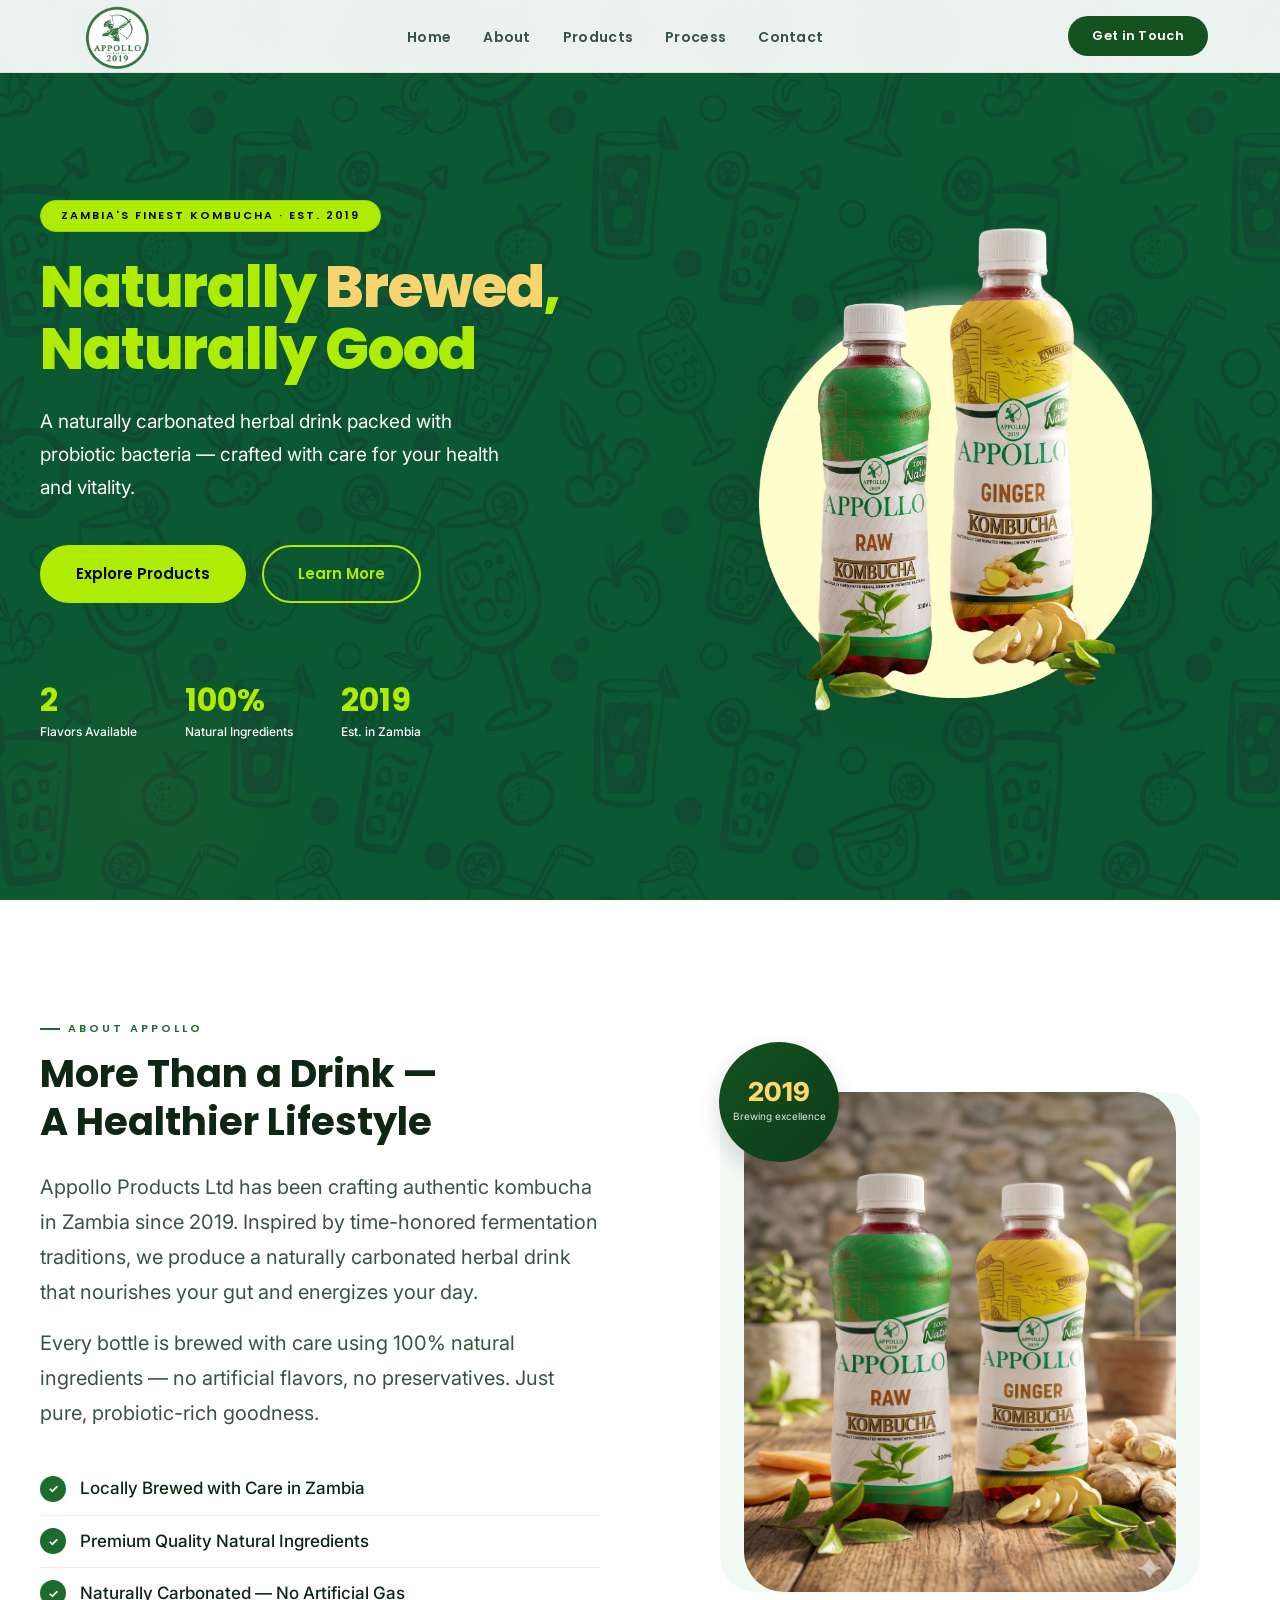
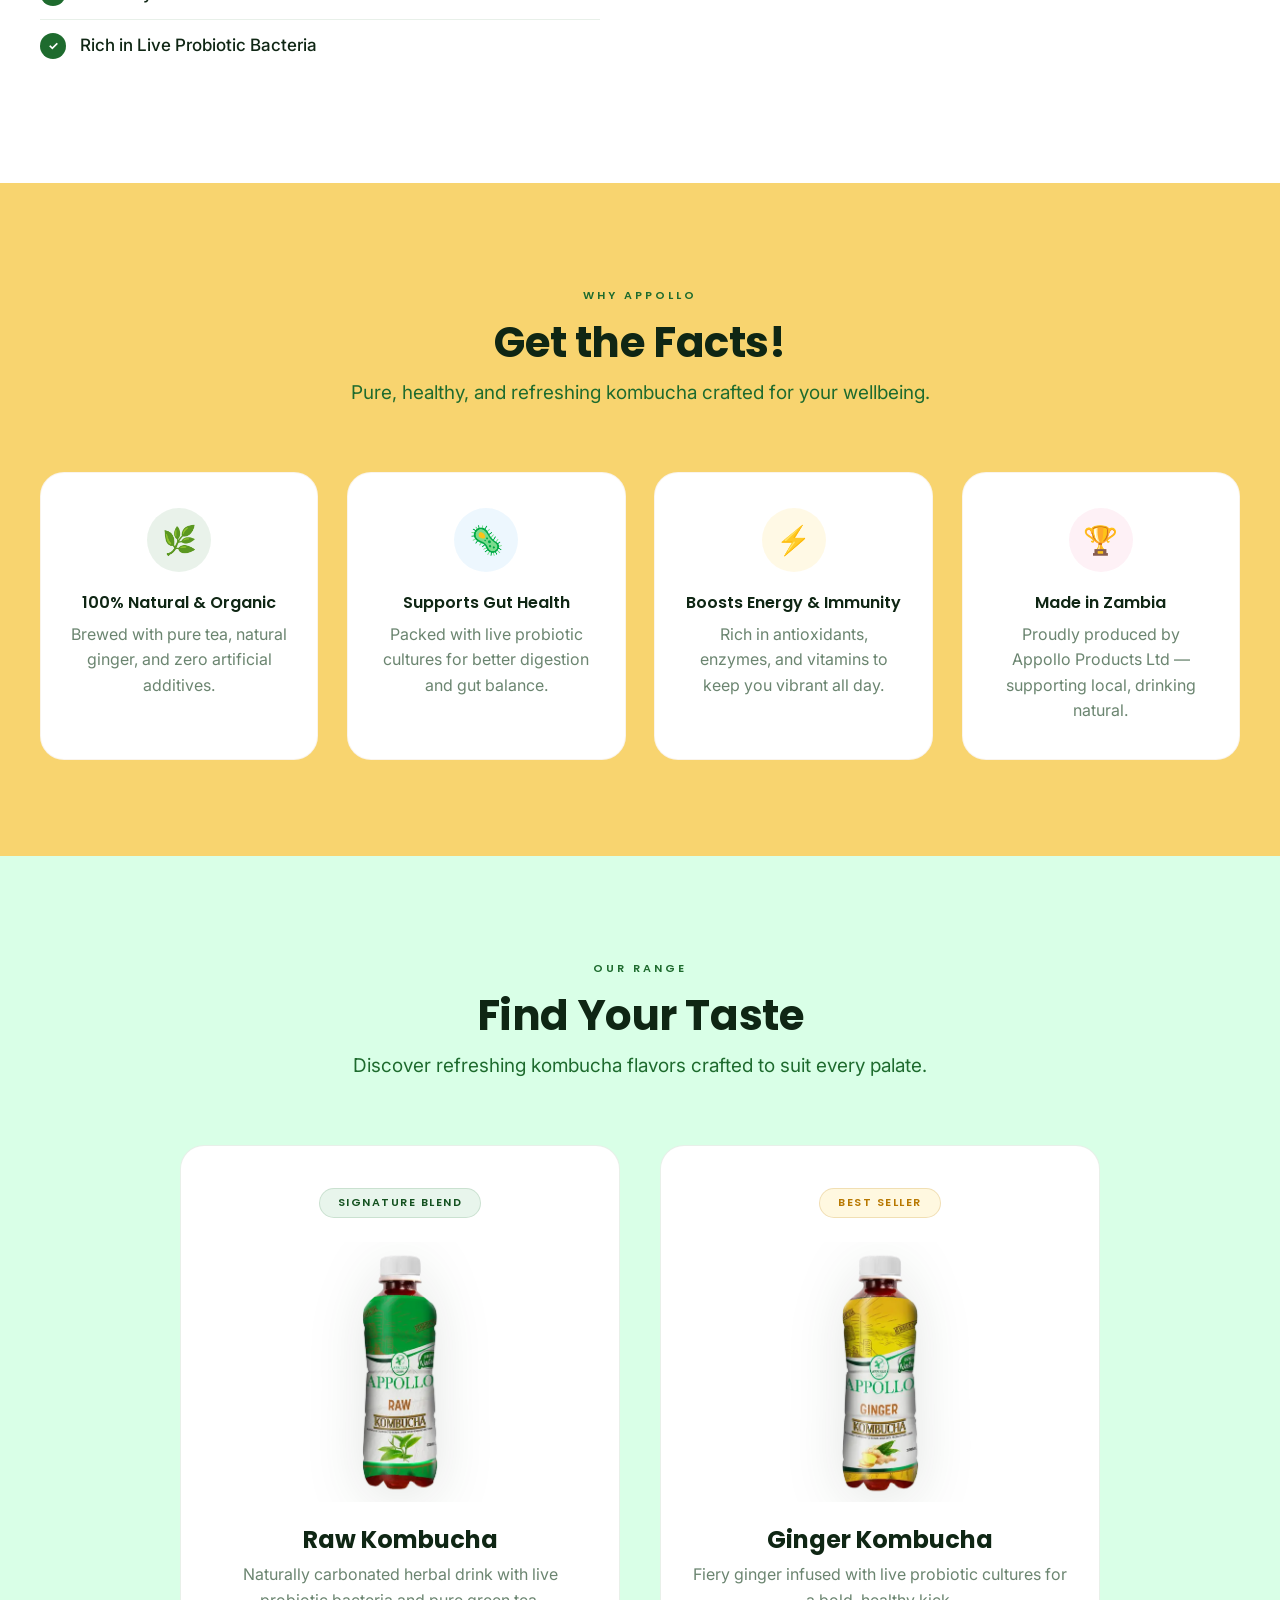
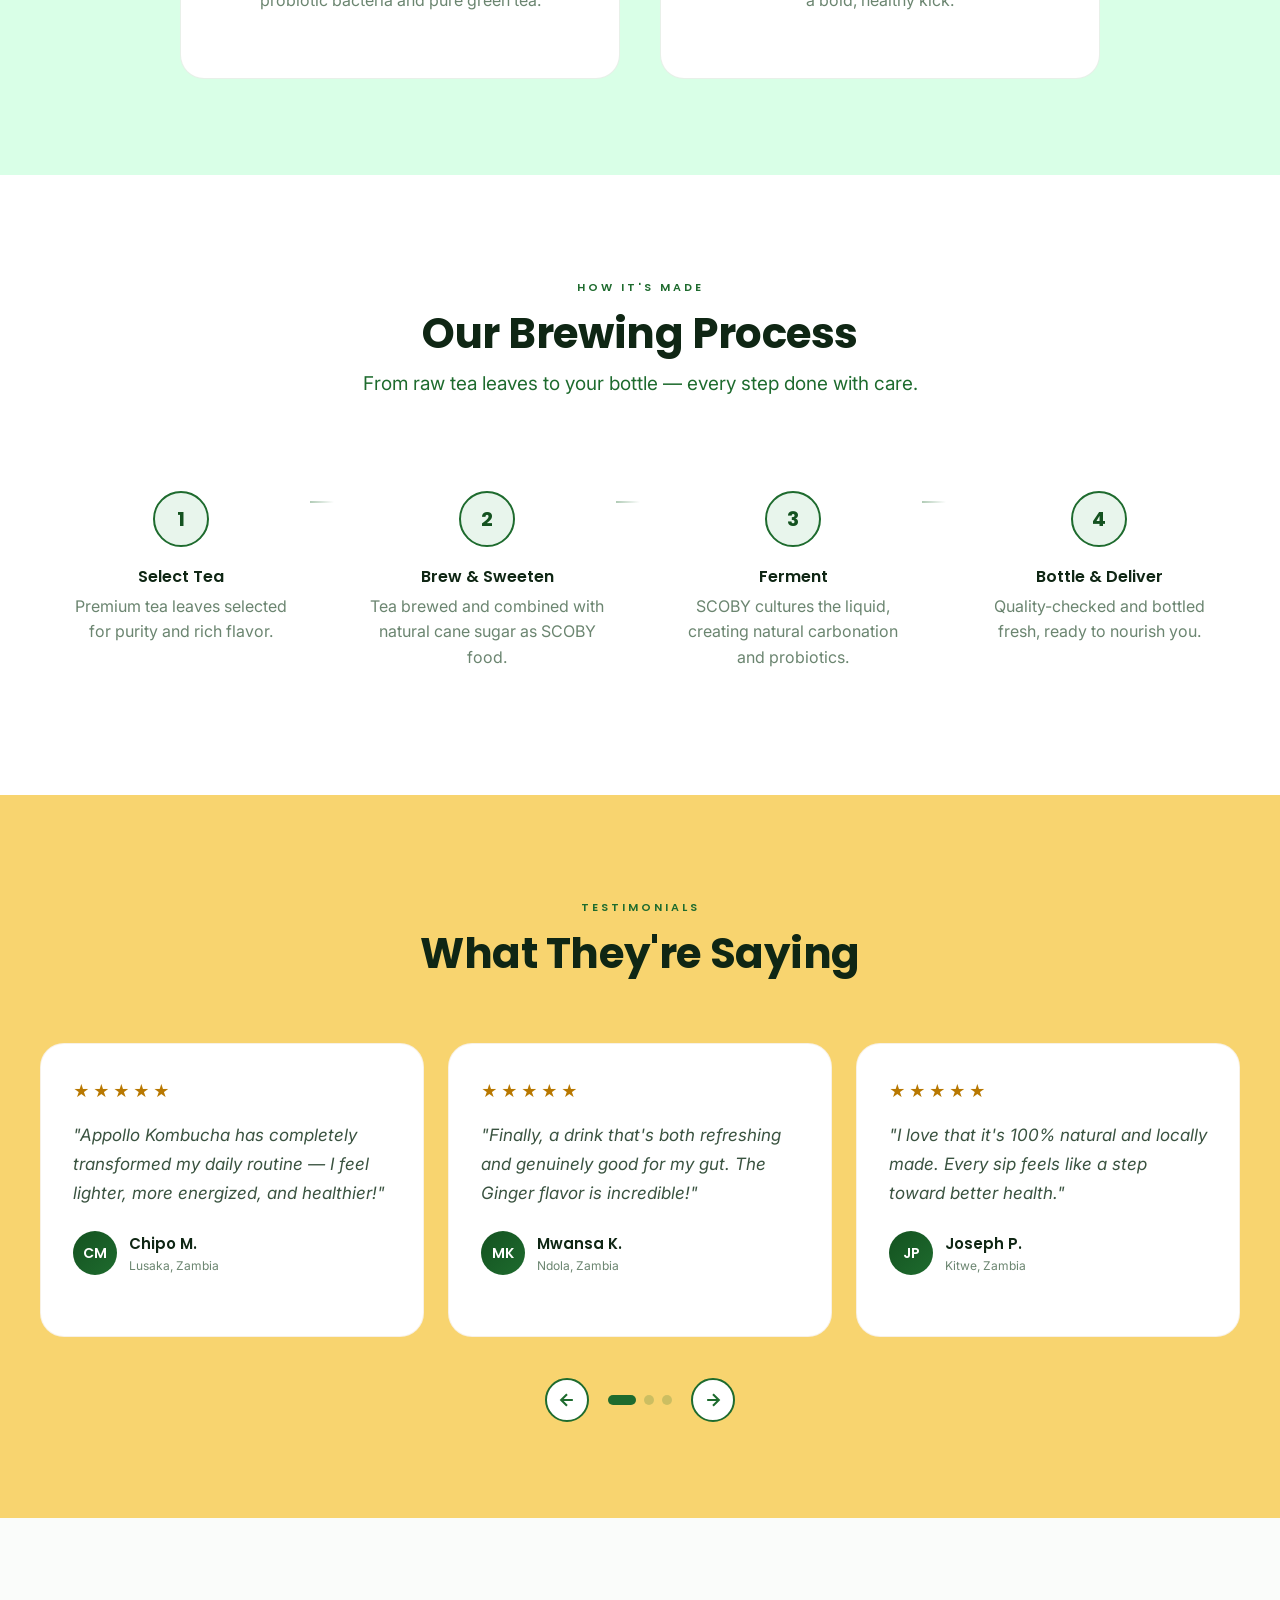
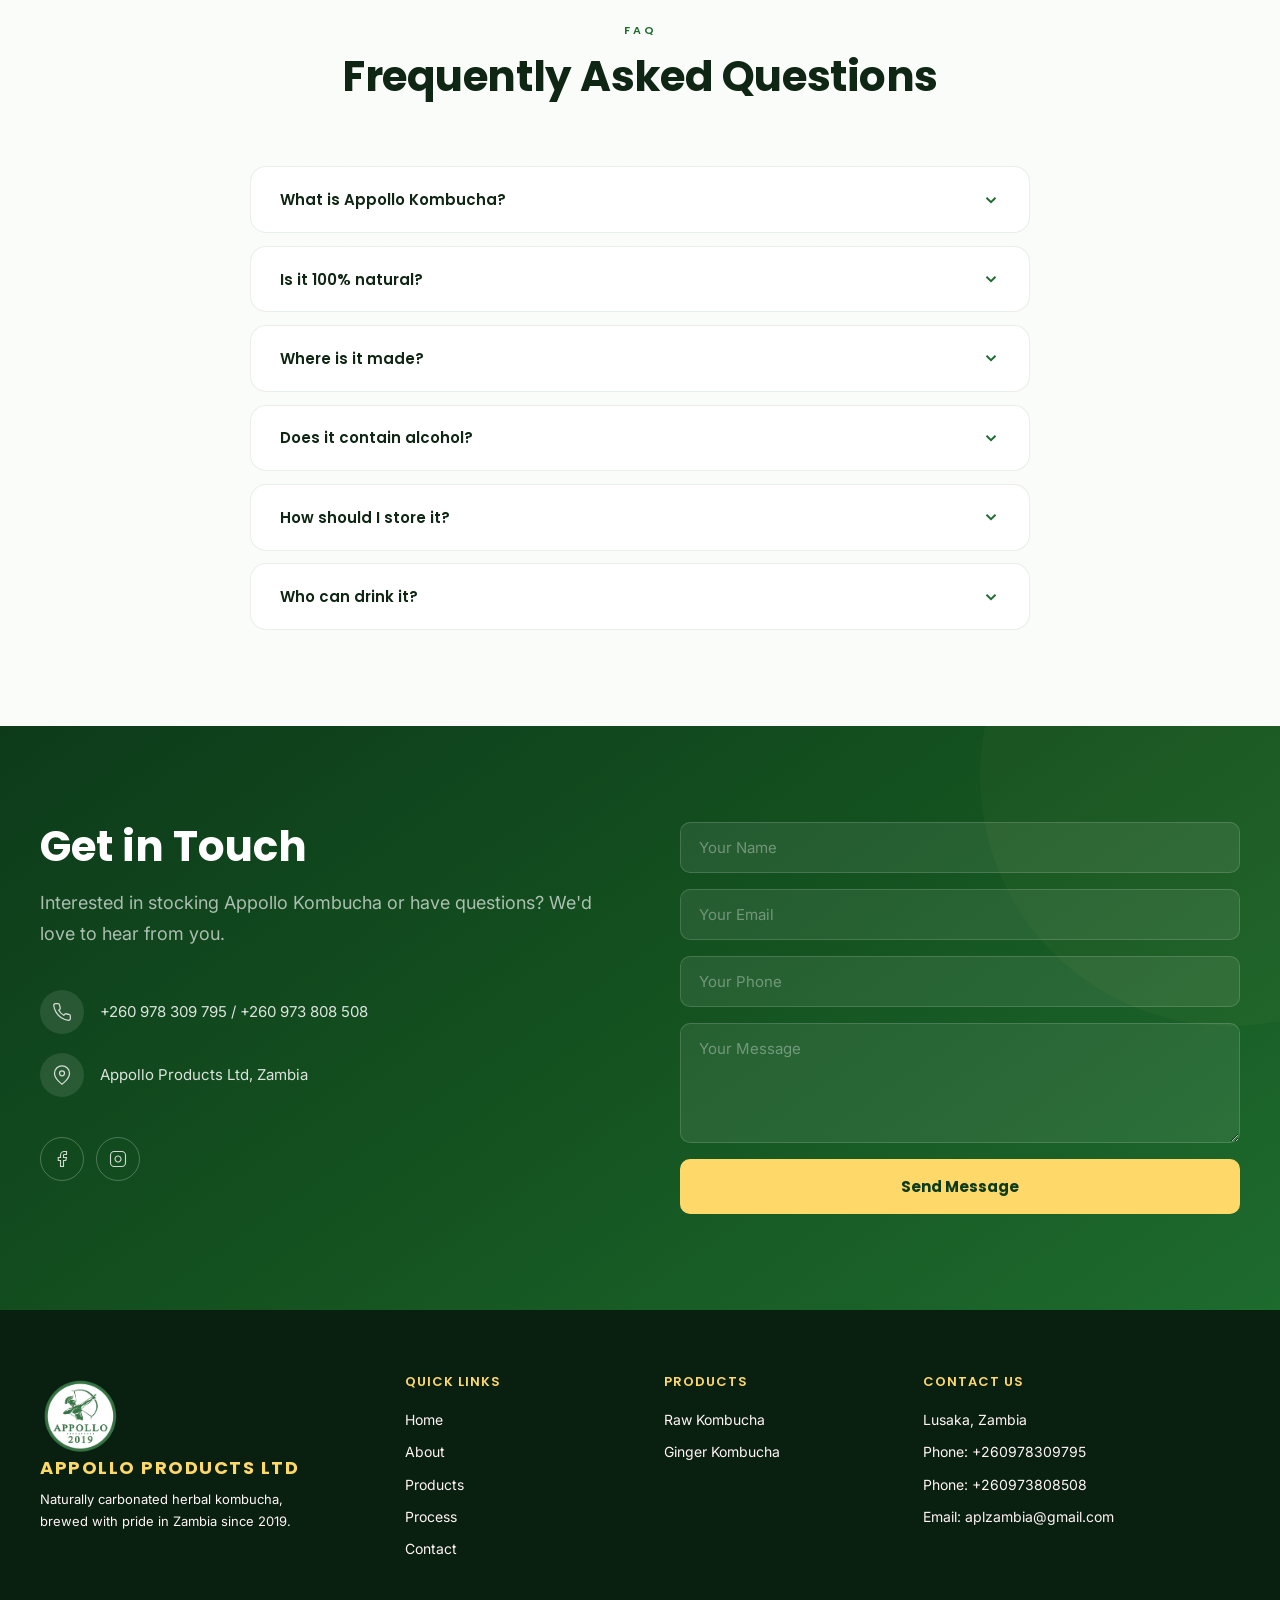
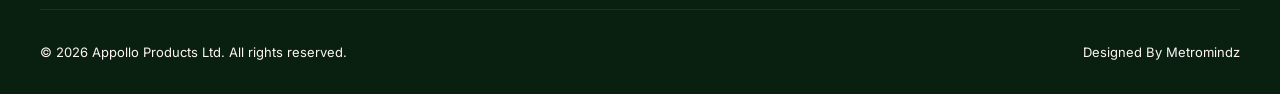
<file: index.html>
<!DOCTYPE html>
<html lang="en">

<head>
  <meta charset="UTF-8">
  <meta name="viewport" content="width=device-width, initial-scale=1.0">
  <title>Appollo Products | Home</title>
  <meta name="description"
    content="Appollo Products Ltd crafts Zambia's finest naturally carbonated kombucha since 2019. 100% natural, probiotic-rich, brewed with care.">
  <link rel="preconnect" href="https://fonts.googleapis.com">
  <link rel="preconnect" href="https://fonts.gstatic.com" crossorigin>
  <link
    href="https://fonts.googleapis.com/css2?family=Inter:wght@300;400;500;600&family=Poppins:wght@400;500;600;700;800&display=swap"
    rel="stylesheet">
  <link rel="stylesheet" href="style.css">
  <link rel="icon" type="image/ico" href="Assets/favicon.ico">

  <style>
    /* ═══════════════════════════════════════════════
       GLOBAL & RESPONSIVE FIXES
    ═══════════════════════════════════════════════ */
    html, body {
      width: 100%;
      margin: 0;
      padding: 0;
      overflow-x: hidden;
      position: relative;
    }

    /* ═══════════════════════════════════════════════
       PROCESS SECTION — reduce excessive gap between steps
    ═══════════════════════════════════════════════ */
    .process-steps {
      gap: 1.5rem !important;
    }

    .step {
      padding: 1.75rem 1.5rem !important;
    }

    @media (max-width: 768px) {
      .process-steps {
        display: grid !important;
        grid-template-columns: 1fr 1fr !important;
        gap: 1rem !important;
      }

      .step {
        padding: 1.4rem 1.25rem !important;
      }

      .step-num {
        width: 42px !important;
        height: 42px !important;
        font-size: 16px !important;
        margin-bottom: 0.75rem !important;
      }

      .step h3 {
        font-size: 15px !important;
        margin-bottom: 0.4rem !important;
      }

      .step p {
        font-size: 13.5px !important;
        line-height: 1.55 !important;
      }

      .process .section-inner {
        padding-bottom: 3rem !important;
      }
    }

    @media (max-width: 480px) {
      .process-steps {
        grid-template-columns: 1fr 1fr !important;
        gap: 0.75rem !important;
      }

      .step {
        padding: 1.2rem 1rem !important;
      }

      .step p {
        font-size: 12.5px !important;
      }
    }

    @media (max-width: 360px) {
      .process-steps {
        grid-template-columns: 1fr !important;
        gap: 0.75rem !important;
      }
    }

    /* ═══════════════════════════════════════════════
       GENERAL MOBILE POLISH
    ═══════════════════════════════════════════════ */
    @media (max-width: 768px) {
      .benefits-grid {
        grid-template-columns: 1fr 1fr !important;
        gap: 1rem !important;
      }

      .benefit-card {
        padding: 1.4rem 1.2rem !important;
      }

      .benefit-card h3 {
        font-size: 14px !important;
      }

      .benefit-card p {
        font-size: 13px !important;
      }
    }

    @media (max-width: 400px) {
      .benefits-grid {
        grid-template-columns: 1fr 1fr !important;
        gap: 0.75rem !important;
      }
    }

    @media (max-width: 540px) {
      .products-grid {
        grid-template-columns: 1fr !important;
        max-width: 320px;
        margin: 0 auto;
      }
    }

    @media (max-width: 480px) {
      .hero-stats {
        gap: 1.5rem 1rem !important;
        flex-wrap: wrap;
        justify-content: center;
        max-width: 100%;
      }

      .stat-item {
        min-width: 70px;
        text-align: center;
        flex: 1 1 30%;
      }
    }

    @media (max-width: 768px) {
      .contact-grid {
        gap: 2rem !important;
      }
    }

    @media (max-width: 480px) {
      .faq-q {
        font-size: 14px !important;
        padding: 1rem 1.1rem !important;
      }

      .faq-a p {
        font-size: 13.5px !important;
        padding: 0 1.1rem 1rem !important;
      }
    }

    @media (max-width: 480px) {
      .section-header h2 {
        font-size: clamp(22px, 6vw, 30px) !important;
      }

      .section-header p {
        font-size: 14px !important;
      }
    }

    @media (max-width: 640px) {
      .footer-top {
        gap: 1.5rem !important;
      }

      .footer-brand-col {
        grid-column: 1 / -1 !important;
      }
    }

    /* ═══════════════════════════════════════════════
       FIX 1 — HERO STATS: reduce gap below buttons on mobile
    ═══════════════════════════════════════════════ */
    @media (max-width: 640px) {
      .hero-stats {
        margin-top: 1.2rem !important;
        padding-top: 1.2rem !important;
      }
    }

    /* ═══════════════════════════════════════════════
       FIX 2 & 3 — ABOUT: tighter image wrap + alignment
    ═══════════════════════════════════════════════ */

    /* Tablet: side-by-side, compact */
    @media (max-width: 900px) {
      .about-grid {
        display: grid !important;
        grid-template-columns: 1fr 1fr !important;
        gap: 1.5rem !important;
        align-items: center;
      }

      .about-img-wrap img {
        max-width: 260px;
      }

      .about-visual-col {
        order: 2;
      }

      .about-text-col {
        order: 1;
      }
    }

    /* Mobile: stack, tight image, correct alignment */
    @media (max-width: 640px) {
      .about-grid {
        display: flex !important;
        flex-direction: column !important;
        gap: 1.5rem !important;
      }

      /* Image above text */
      .about-visual-col {
        order: 1;
        width: 100%;
      }

      .about-text-col {
        order: 2;
        width: 100%;
      }

      /* FIX: tighter wrapper — eliminates dead space */
      .about-img-wrap {
        max-width: 240px !important;
        margin: 0 auto !important;
        border-radius: 24px !important;
        padding: 0 !important;
      }

      /* FIX: image fills wrapper fully — no more 80% gap */
      .about-img-wrap img {
        width: 100% !important;
        max-width: 100% !important;
        border-radius: 20px !important;
      }

      /* Scale badge to match image */
      .since-badge {
        height: 90px !important;
        width: 90px !important;
        top: -30px !important;
        left: -10px !important;
        padding: 0.5rem !important;
        font-size: 13px !important;
      }

      .since-badge .year {
        font-size: 20px !important;
      }

      .since-badge .year-label {
        font-size: 9px !important;
      }

      /* Text alignment */
      .about-text-col h2 {
        font-size: clamp(24px, 6vw, 34px) !important;
        text-align: left;
      }

      .about-text-col p {
        font-size: 15px !important;
        line-height: 1.7 !important;
        margin-bottom: 1rem !important;
        text-align: left;
      }

      .about-features li {
        font-size: 13.5px !important;
        gap: 0.5rem !important;
        justify-content: flex-start !important;
      }

      .about .section-inner {
        padding: 2.5rem 1.25rem !important;
      }

      /* Section label left-aligned on mobile */
      .about-text-col .section-label {
        text-align: left;
        display: block;
      }
    }

    /* Very small phones */
    @media (max-width: 400px) {
      .about-img-wrap {
        max-width: 200px !important;
      }

      .about-text-col h2 {
        font-size: clamp(22px, 6vw, 28px) !important;
      }
    }
  </style>
</head>

<body>
  <!-- NAV -->
  <nav id="navbar">
    <div class="nav-inner">
      <a href="#hero" class="nav-logo" id="navLogo">
        <img src="Assets/LOGO (2).webp" alt="Appollo Logo" class="nav-logo-img">
      </a>
      <ul class="nav-links" id="navLinks">
        <li><a href="#Hero" class="nav-link active">Home</a></li>
        <li><a href="about.html" class="nav-link">About</a></li>
        <li><a href="products.html" class="nav-link">Products</a></li>
        <li><a href="process.html" class="nav-link">Process</a></li>
        <li><a href="contact.html" class="nav-link">Contact</a></li>
      </ul>
      <a href="contact.html" class="nav-cta" id="navCta">Get in Touch</a>
      <button class="mobile-toggle" id="mobileToggle" aria-label="Toggle menu">
        <span></span><span></span><span></span>
      </button>
    </div>
  </nav>

  <!-- HERO -->
  <section class="hero" id="hero">
    <div class="hero-bg-shapes">
      <div class="shape shape-1"></div>
      <div class="shape shape-2"></div>
      <div class="shape shape-3"></div>
    </div>
    <div class="hero-content">
      <div class="hero-text">
        <div class="hero-badge reveal-up">Zambia's Finest Kombucha · Est. 2019</div>
        <h1 class="reveal-up">Naturally <span>Brewed</span>,<br>Naturally Good</h1>
        <p class="hero-sub reveal-up">A naturally carbonated herbal drink packed with probiotic bacteria — crafted with
          care for your health and vitality.</p>

        <div class="hero-image mobile-hero-image reveal-up">
          <div class="hero-img-glow"></div>
          <div class="hero-img-container">
            <img src="Assets/appollo.webp" alt="Appollo Raw and Ginger Kombucha" />
          </div>
        </div>

        <div class="hero-buttons reveal-up">
          <a href="products.html" class="btn-primary">Explore Products</a>
          <a href="about.html" class="btn-outline">Learn More</a>
        </div>
        <div class="hero-stats reveal-up">
          <div class="stat-item">
            <div class="stat-num">2</div>
            <div class="stat-label">Flavors Available</div>
          </div>
          <div class="stat-item">
            <div class="stat-num">100%</div>
            <div class="stat-label">Natural Ingredients</div>
          </div>
          <div class="stat-item">
            <div class="stat-num">2019</div>
            <div class="stat-label">Est. in Zambia</div>
          </div>
        </div>
      </div>
      <div class="hero-image desktop-hero-image reveal-up">
        <div class="hero-img-glow"></div>
        <div class="hero-img-container">
          <img src="Assets/appollo.webp" alt="Appollo Raw and Ginger Kombucha" />
        </div>
      </div>
    </div>
  </section>

  <!-- ABOUT -->
  <section class="about" id="about">
    <div class="section-inner">
      <div class="about-grid">
        <div class="about-text-col reveal-left">
          <div class="section-label">About Appollo</div>
          <h2>More Than a Drink —<br>A Healthier Lifestyle</h2>
          <p>Appollo Products Ltd has been crafting authentic kombucha in Zambia since 2019. Inspired by time-honored
            fermentation traditions, we produce a naturally carbonated herbal drink that nourishes your gut and
            energizes your day.</p>
          <p>Every bottle is brewed with care using 100% natural ingredients — no artificial flavors, no preservatives.
            Just pure, probiotic-rich goodness.</p>
          <ul class="about-features">
            <li>
              <div class="check">✓</div> Locally Brewed with Care in Zambia
            </li>
            <li>
              <div class="check">✓</div> Premium Quality Natural Ingredients
            </li>
            <li>
              <div class="check">✓</div> Naturally Carbonated — No Artificial Gas
            </li>
            <li>
              <div class="check">✓</div> Rich in Live Probiotic Bacteria
            </li>
          </ul>
        </div>
        <div class="about-visual-col reveal-right">
          <div class="about-img-wrap">
            <img src="Assets/botle.png" alt="Appollo Raw Kombucha" />
            <div class="since-badge">
              <div class="year">2019</div>
              <div class="year-label">Brewing excellence</div>
            </div>
          </div>
        </div>
      </div>
    </div>
  </section>

  <!-- BENEFITS -->
  <section class="benefits" id="benefits">
    <div class="section-inner">
      <div class="section-header reveal-up">
        <div class="section-label">Why Appollo</div>
        <h2>Get the Facts!</h2>
        <p>Pure, healthy, and refreshing kombucha crafted for your wellbeing.</p>
      </div>
      <div class="benefits-grid stagger">
        <div class="benefit-card">
          <div class="benefit-icon" style="background:rgba(46,125,50,0.1);">🌿</div>
          <h3>100% Natural & Organic</h3>
          <p>Brewed with pure tea, natural ginger, and zero artificial additives.</p>
        </div>
        <div class="benefit-card">
          <div class="benefit-icon" style="background:rgba(33,150,243,0.08);">🦠</div>
          <h3>Supports Gut Health</h3>
          <p>Packed with live probiotic cultures for better digestion and gut balance.</p>
        </div>
        <div class="benefit-card">
          <div class="benefit-icon" style="background:rgba(255,193,7,0.1);">⚡</div>
          <h3>Boosts Energy & Immunity</h3>
          <p>Rich in antioxidants, enzymes, and vitamins to keep you vibrant all day.</p>
        </div>
        <div class="benefit-card">
          <div class="benefit-icon" style="background:rgba(233,30,99,0.06);">🏆</div>
          <h3>Made in Zambia</h3>
          <p>Proudly produced by Appollo Products Ltd — supporting local, drinking natural.</p>
        </div>
      </div>
    </div>
  </section>

  <!-- PRODUCTS -->
  <section class="products" id="products">
    <div class="section-inner">
      <div class="section-header reveal-up">
        <div class="section-label">Our Range</div>
        <h2>Find Your Taste</h2>
        <p>Discover refreshing kombucha flavors crafted to suit every palate.</p>
      </div>
      <div class="products-grid stagger">
        <div class="product-card" id="product-raw">
          <div class="product-badge badge-green">Signature Blend</div>
          <div class="product-img-container">
            <img src="Assets/Raww.webp" alt="Appollo Raw Kombucha" />
          </div>
          <h3>Raw Kombucha</h3>
          <p class="product-sub">Naturally carbonated herbal drink with live probiotic bacteria and pure green tea.</p>
        </div>
        <div class="product-card" id="product-ginger">
          <div class="product-badge badge-gold">Best Seller</div>
          <div class="product-img-container">
            <img src="Assets/Gingerr.webp" alt="Appollo Ginger Kombucha" />
          </div>
          <h3>Ginger Kombucha</h3>
          <p class="product-sub">Fiery ginger infused with live probiotic cultures for a bold, healthy kick.</p>
        </div>
      </div>
    </div>
  </section>

  <!-- PROCESS -->
  <section class="process" id="process">
    <div class="section-inner">
      <div class="section-header reveal-up">
        <div class="section-label">How It's Made</div>
        <h2>Our Brewing Process</h2>
        <p>From raw tea leaves to your bottle — every step done with care.</p>
      </div>
      <div class="process-steps stagger">
        <div class="step">
          <div class="step-num">1</div>
          <h3>Select Tea</h3>
          <p>Premium tea leaves selected for purity and rich flavor.</p>
        </div>
        <div class="step">
          <div class="step-num">2</div>
          <h3>Brew & Sweeten</h3>
          <p>Tea brewed and combined with natural cane sugar as SCOBY food.</p>
        </div>
        <div class="step">
          <div class="step-num">3</div>
          <h3>Ferment</h3>
          <p>SCOBY cultures the liquid, creating natural carbonation and probiotics.</p>
        </div>
        <div class="step">
          <div class="step-num">4</div>
          <h3>Bottle & Deliver</h3>
          <p>Quality-checked and bottled fresh, ready to nourish you.</p>
        </div>
      </div>
    </div>
  </section>

  <!-- TESTIMONIALS -->
  <section class="testimonials" id="testimonials">
    <div class="section-inner">
      <div class="section-header reveal-up">
        <div class="section-label">Testimonials</div>
        <h2>What They're Saying</h2>
      </div>
      <div class="testimonials-slider reveal-up" id="testimonialSlider">
        <div class="slider-track" id="sliderTrack">
          <div class="testimonial-card">
            <div class="stars">★★★★★</div>
            <p>"Appollo Kombucha has completely transformed my daily routine — I feel lighter, more energized, and healthier!"</p>
            <div class="testimonial-author">
              <div class="author-avatar">CM</div>
              <div>
                <div class="author-name">Chipo M.</div>
                <div class="author-loc">Lusaka, Zambia</div>
              </div>
            </div>
          </div>
          <div class="testimonial-card">
            <div class="stars">★★★★★</div>
            <p>"Finally, a drink that's both refreshing and genuinely good for my gut. The Ginger flavor is incredible!"</p>
            <div class="testimonial-author">
              <div class="author-avatar">MK</div>
              <div>
                <div class="author-name">Mwansa K.</div>
                <div class="author-loc">Ndola, Zambia</div>
              </div>
            </div>
          </div>
          <div class="testimonial-card">
            <div class="stars">★★★★★</div>
            <p>"I love that it's 100% natural and locally made. Every sip feels like a step toward better health."</p>
            <div class="testimonial-author">
              <div class="author-avatar">JP</div>
              <div>
                <div class="author-name">Joseph P.</div>
                <div class="author-loc">Kitwe, Zambia</div>
              </div>
            </div>
          </div>
          <div class="testimonial-card">
            <div class="stars">★★★★★</div>
            <p>"The quality is outstanding. You can tell it's made with real ingredients and true passion for wellness."</p>
            <div class="testimonial-author">
              <div class="author-avatar">TN</div>
              <div>
                <div class="author-name">Thandi N.</div>
                <div class="author-loc">Livingstone, Zambia</div>
              </div>
            </div>
          </div>
          <div class="testimonial-card">
            <div class="stars">★★★★★</div>
            <p>"I switched from sugary sodas to Appollo and my energy levels have never been better. Truly a game changer!"</p>
            <div class="testimonial-author">
              <div class="author-avatar">BM</div>
              <div>
                <div class="author-name">Bwalya M.</div>
                <div class="author-loc">Kabwe, Zambia</div>
              </div>
            </div>
          </div>
        </div>
        <div class="slider-controls">
          <button class="slider-btn" id="sliderPrev" aria-label="Previous">
            <svg width="20" height="20" viewBox="0 0 24 24" fill="none" stroke="currentColor" stroke-width="2.5"><path d="M19 12H5M12 19l-7-7 7-7"/></svg>
          </button>
          <div class="slider-dots" id="sliderDots"></div>
          <button class="slider-btn" id="sliderNext" aria-label="Next">
            <svg width="20" height="20" viewBox="0 0 24 24" fill="none" stroke="currentColor" stroke-width="2.5"><path d="M5 12h14M12 5l7 7-7 7"/></svg>
          </button>
        </div>
      </div>
    </div>
  </section>

  <!-- FAQ -->
  <section class="faq" id="faq">
    <div class="section-inner">
      <div class="section-header reveal-up">
        <div class="section-label">FAQ</div>
        <h2>Frequently Asked Questions</h2>
      </div>
      <div class="faq-list stagger">
        <div class="faq-item" id="faq-1">
          <button class="faq-q" aria-expanded="false">
            What is Appollo Kombucha?
            <span class="faq-arrow">
              <svg width="18" height="18" viewBox="0 0 24 24" fill="none" stroke="currentColor" stroke-width="2.5">
                <path d="M6 9l6 6 6-6" />
              </svg>
            </span>
          </button>
          <div class="faq-a">
            <p>A naturally carbonated herbal drink packed with probiotic bacteria, crafted to support gut health,
              immunity and overall vitality.</p>
          </div>
        </div>
        <div class="faq-item" id="faq-2">
          <button class="faq-q" aria-expanded="false">
            Is it 100% natural?
            <span class="faq-arrow">
              <svg width="18" height="18" viewBox="0 0 24 24" fill="none" stroke="currentColor" stroke-width="2.5">
                <path d="M6 9l6 6 6-6" />
              </svg>
            </span>
          </button>
          <div class="faq-a">
            <p>Yes! We use only pure tea, natural ingredients, and a live SCOBY — no artificial flavors or preservatives
              ever.</p>
          </div>
        </div>
        <div class="faq-item" id="faq-3">
          <button class="faq-q" aria-expanded="false">
            Where is it made?
            <span class="faq-arrow">
              <svg width="18" height="18" viewBox="0 0 24 24" fill="none" stroke="currentColor" stroke-width="2.5">
                <path d="M6 9l6 6 6-6" />
              </svg>
            </span>
          </button>
          <div class="faq-a">
            <p>All our kombucha is proudly brewed in Zambia by Appollo Products Ltd, combining tradition with modern
              craftsmanship.</p>
          </div>
        </div>
        <div class="faq-item" id="faq-4">
          <button class="faq-q" aria-expanded="false">
            Does it contain alcohol?
            <span class="faq-arrow">
              <svg width="18" height="18" viewBox="0 0 24 24" fill="none" stroke="currentColor" stroke-width="2.5">
                <path d="M6 9l6 6 6-6" />
              </svg>
            </span>
          </button>
          <div class="faq-a">
            <p>Our kombucha is non-alcoholic. Fermentation may produce trace amounts, always well below 0.5% ABV.</p>
          </div>
        </div>
        <div class="faq-item" id="faq-5">
          <button class="faq-q" aria-expanded="false">
            How should I store it?
            <span class="faq-arrow">
              <svg width="18" height="18" viewBox="0 0 24 24" fill="none" stroke="currentColor" stroke-width="2.5">
                <path d="M6 9l6 6 6-6" />
              </svg>
            </span>
          </button>
          <div class="faq-a">
            <p>Keep refrigerated to maintain freshness, natural carbonation, and probiotic activity.</p>
          </div>
        </div>
        <div class="faq-item" id="faq-6">
          <button class="faq-q" aria-expanded="false">
            Who can drink it?
            <span class="faq-arrow">
              <svg width="18" height="18" viewBox="0 0 24 24" fill="none" stroke="currentColor" stroke-width="2.5">
                <path d="M6 9l6 6 6-6" />
              </svg>
            </span>
          </button>
          <div class="faq-a">
            <p>Most people can enjoy it as a daily health drink. Pregnant women, children, or those with specific
              conditions should consult a doctor first.</p>
          </div>
        </div>
      </div>
    </div>
  </section>

  <!-- CONTACT -->
  <section class="contact" id="contact">
    <div class="section-inner">
      <div class="contact-grid">
        <div class="contact-info-col reveal-left">
          <h2>Get in Touch</h2>
          <p class="contact-desc">Interested in stocking Appollo Kombucha or have questions? We'd love to hear from you.</p>
          <div class="contact-info">
            <div class="contact-item">
              <div class="contact-icon">
                <svg width="20" height="20" viewBox="0 0 24 24" fill="none" stroke="currentColor" stroke-width="1.5">
                  <path d="M22 16.92v3a2 2 0 01-2.18 2 19.79 19.79 0 01-8.63-3.07 19.5 19.5 0 01-6-6 19.79 19.79 0 01-3.07-8.67A2 2 0 014.11 2h3a2 2 0 012 1.72c.127.96.361 1.903.7 2.81a2 2 0 01-.45 2.11L8.09 9.91a16 16 0 006 6l1.27-1.27a2 2 0 012.11-.45c.907.339 1.85.573 2.81.7A2 2 0 0122 16.92z" />
                </svg>
              </div>
              <span>+260 978 309 795 / +260 973 808 508</span>
            </div>
            <div class="contact-item">
              <div class="contact-icon">
                <svg width="20" height="20" viewBox="0 0 24 24" fill="none" stroke="currentColor" stroke-width="1.5">
                  <path d="M21 10c0 7-9 13-9 13s-9-6-9-13a9 9 0 0118 0z" />
                  <circle cx="12" cy="10" r="3" />
                </svg>
              </div>
              <span>Appollo Products Ltd, Zambia</span>
            </div>
          </div>

          <div class="social-links">
            <a href="https://www.facebook.com/p/Appollo-Kombucha-100086926426958/" class="social-btn" aria-label="Facebook">
              <svg width="18" height="18" viewBox="0 0 24 24" fill="none" stroke="currentColor" stroke-width="1.5">
                <path d="M18 2h-3a5 5 0 00-5 5v3H7v4h3v8h4v-8h3l1-4h-4V7a1 1 0 011-1h3z" />
              </svg>
            </a>
            <a href="https://www.instagram.com/appollokombucha" class="social-btn" aria-label="Instagram">
              <svg width="18" height="18" viewBox="0 0 24 24" fill="none" stroke="currentColor" stroke-width="1.5">
                <rect x="2" y="2" width="20" height="20" rx="5" />
                <path d="M16 11.37A4 4 0 1112.63 8 4 4 0 0116 11.37z" />
                <line x1="17.5" y1="6.5" x2="17.51" y2="6.5" />
              </svg>
            </a>
          </div>
          <div class="contact-form-col reveal-right">
            <div class="form-success" id="formSuccess" style="display: none; background: rgba(102, 187, 106, 0.08); border: 1px solid rgba(102, 187, 106, 0.3); color: #66bb6a; padding: 4rem 2rem; border-radius: 12px; text-align: center; flex-direction: column; align-items: center; justify-content: center; animation: fadeIn 0.4s ease-out; height: 100%;">
              <span class="form-success-icon" style="font-size: 42px; display: block; margin-bottom: 1rem;">✅</span>
              <h4 style="margin: 0 0 0.5rem 0; color: #fff; font-size: 24px;">Message Sent!</h4>
              <p style="margin: 0; font-size: 16px; color: #ffffffa6; line-height: 1.6;">Thank you for reaching out. We'll get back to you shortly.</p>
            </div>
          </div>
        </div>

        <form class="contact-form" id="contactForm" novalidate>
          <input type="hidden" name="access_key" value="820f38dc-11af-4af7-be88-a6ae334b7185">
          <input type="text" name="name" placeholder="Your Name" id="contactName" required />
          <div style="position: relative; width: 100%; display: flex; flex-direction: column;">
            <input type="email" name="email" placeholder="Your Email" id="contactEmail" required style="width: 100%; box-sizing: border-box;" />
            <small id="emailError" class="error-message" style="display: none; color: #ff5252; font-size: 12px; margin-top: 4px; font-weight: 500; font-family: 'Poppins', sans-serif;">Please enter a valid email address.</small>
          </div>
          <input type="tel" name="phone" placeholder="Your Phone" id="contactPhone" />
          <textarea name="message" placeholder="Your Message" id="contactMessage" required></textarea>
          <button type="submit" id="contactSubmit">Send Message</button>
        </form>
      </div>
    </div>
  </section>

  <!-- FOOTER -->
  <footer id="footer">
    <div class="footer-inner">
      <div class="footer-top">
        <div class="footer-brand-col">
          <div class="footer-brand-row">
            <img src="Assets/LOGO (2).webp" alt="Appollo Logo" class="footer-logo-img">
            <div>
              <div class="footer-brand">APPOLLO PRODUCTS LTD</div>
              <div class="footer-tagline">Naturally carbonated herbal kombucha,<br>brewed with pride in Zambia since 2019.</div>
            </div>
          </div>
        </div>
        <div class="footer-col">
          <h4>Quick Links</h4>
          <ul>
            <li><a href="#hero">Home</a></li>
            <li><a href="about.html">About</a></li>
            <li><a href="products.html">Products</a></li>
            <li><a href="process.html">Process</a></li>
            <li><a href="contact.html">Contact</a></li>
          </ul>
        </div>
        <div class="footer-col">
          <h4>Products</h4>
          <ul>
            <li><a href="products.html">Raw Kombucha</a></li>
            <li><a href="products.html">Ginger Kombucha</a></li>
          </ul>
        </div>
        <div class="footer-col">
          <h4>Contact us</h4>
          <ul>
            <li>Lusaka, Zambia</li>
            <li><a href="tel:+260978309795">Phone: +260978309795</a></li>
            <li><a href="tel:+260973808508">Phone: +260973808508</a></li>
            <li><a href="mailto:aplzambia@gmail.com">Email: aplzambia@gmail.com</a></li>
          </ul>
        </div>
      </div>
      <div class="footer-bottom">
        <p>© 2026 Appollo Products Ltd. All rights reserved.</p>
        <p>Designed By <a href="https://metromindz.com/" target="_blank" rel="noopener noreferrer"><span>Metromindz</span></a></p>
      </div>
    </div>
  </footer>

  <script src="script.js?v=1.1"></script>
  <script>
    const form = document.getElementById("contactForm");
    const successMessage = document.getElementById("formSuccess");

    if (form) {
      form.addEventListener("submit", async function (e) {
        e.preventDefault();

        let isValid = true;

        const name = document.getElementById('contactName');
        const email = document.getElementById('contactEmail');
        const message = document.getElementById('contactMessage');
        const emailError = document.getElementById('emailError');

        const emailPattern = /^[^\s@]+@[^\s@]+\.[^\s@]+$/;

        [name, email, message].forEach(el => el.style.borderColor = '');
        emailError.style.display = 'none';

        if (!name.value.trim()) {
          name.style.borderColor = '#ff5252';
          isValid = false;
        }

        if (!emailPattern.test(email.value)) {
          email.style.borderColor = '#ff5252';
          emailError.textContent = 'Please enter a valid email address.';
          emailError.style.display = 'block';
          isValid = false;
        }

        if (!message.value.trim()) {
          message.style.borderColor = '#ff5252';
          isValid = false;
        }

        if (!isValid) return;

        const submitBtn = document.getElementById('contactSubmit');
        const originalText = submitBtn.textContent;
        submitBtn.textContent = 'Sending...';
        submitBtn.disabled = true;

        const formData = new FormData(form);
        try {
          const response = await fetch("https://api.web3forms.com/submit", {
            method: "POST",
            body: formData
          });
          const result = await response.json();
          if (result.success) {
            successMessage.style.display = "flex";
            form.style.display = "none";
            setTimeout(() => {
              successMessage.style.display = "none";
              form.style.display = "flex";
              form.reset();
            }, 5000);
          } else {
            alert("Something went wrong!");
          }
        } catch (error) {
          alert("Network error, please try again.");
        } finally {
          submitBtn.textContent = originalText;
          submitBtn.disabled = false;
        }
      });
    }
  </script>
</body>
</html>
</file>
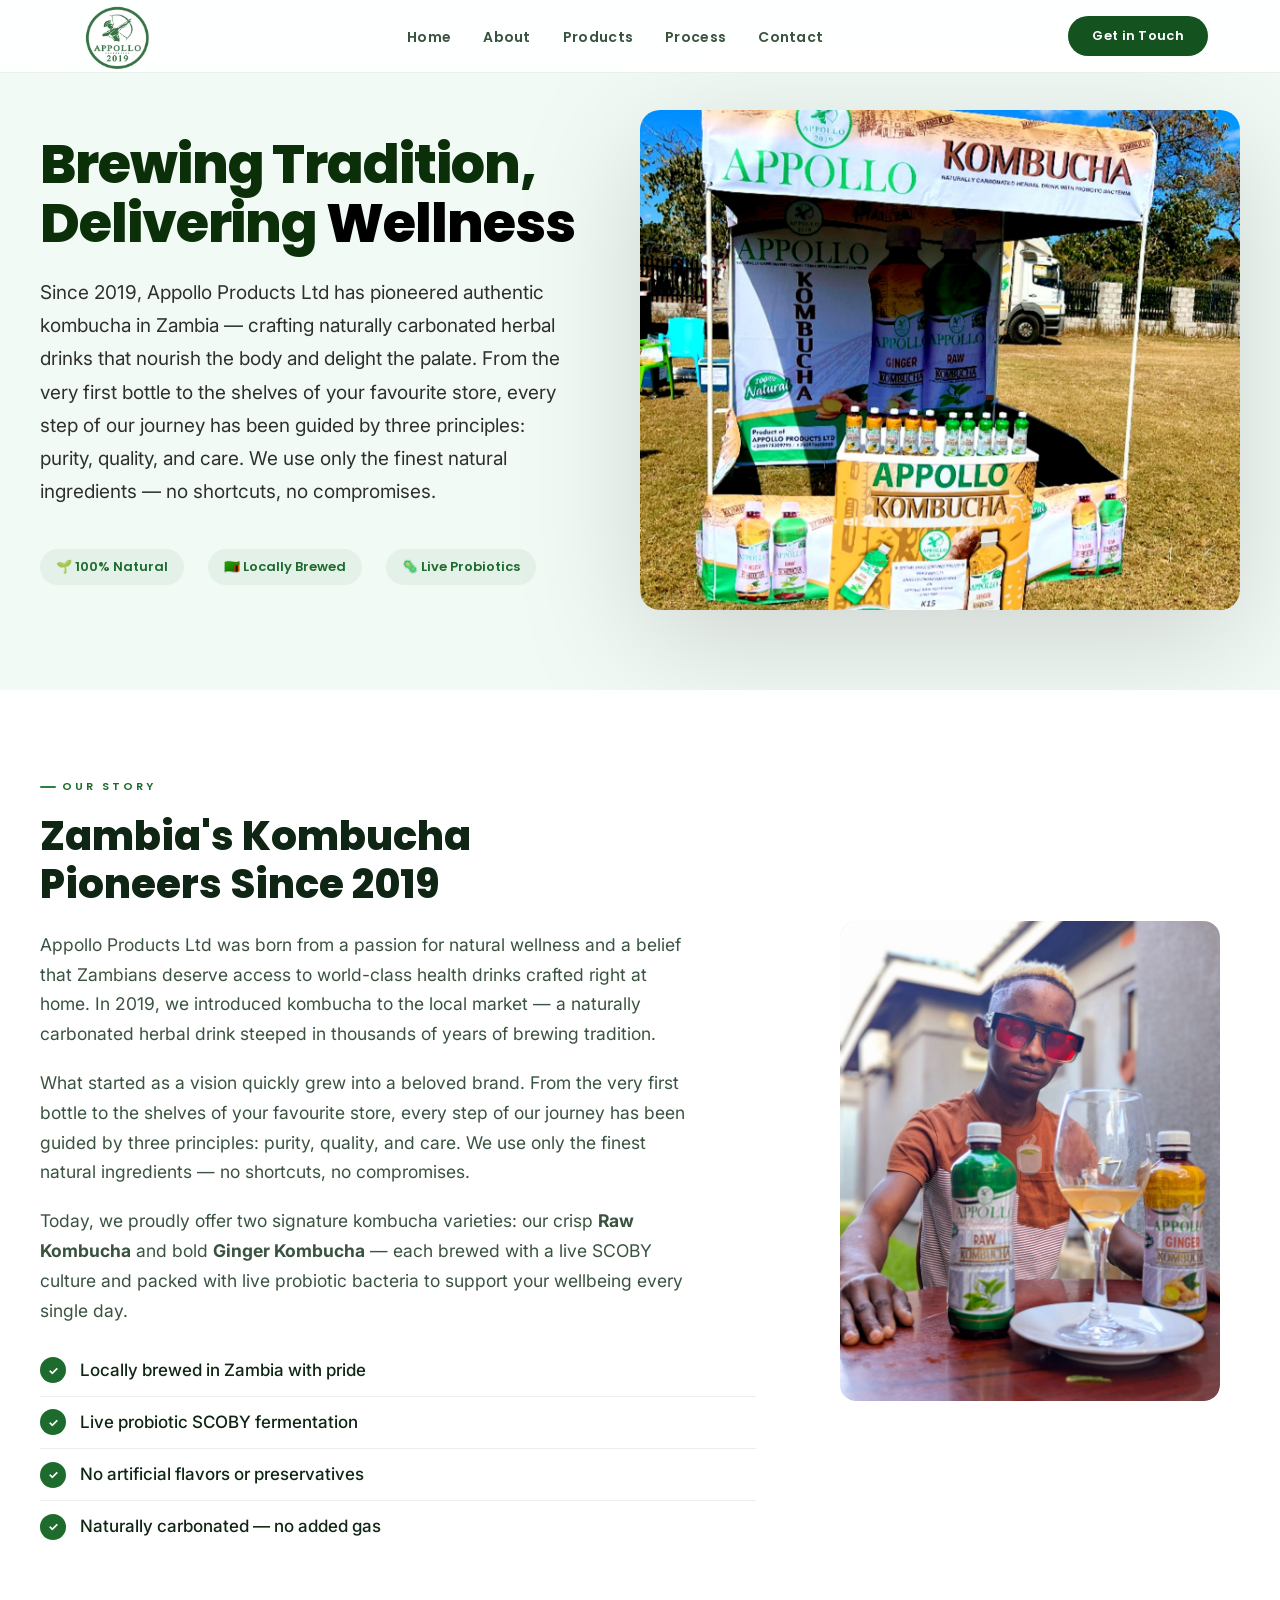
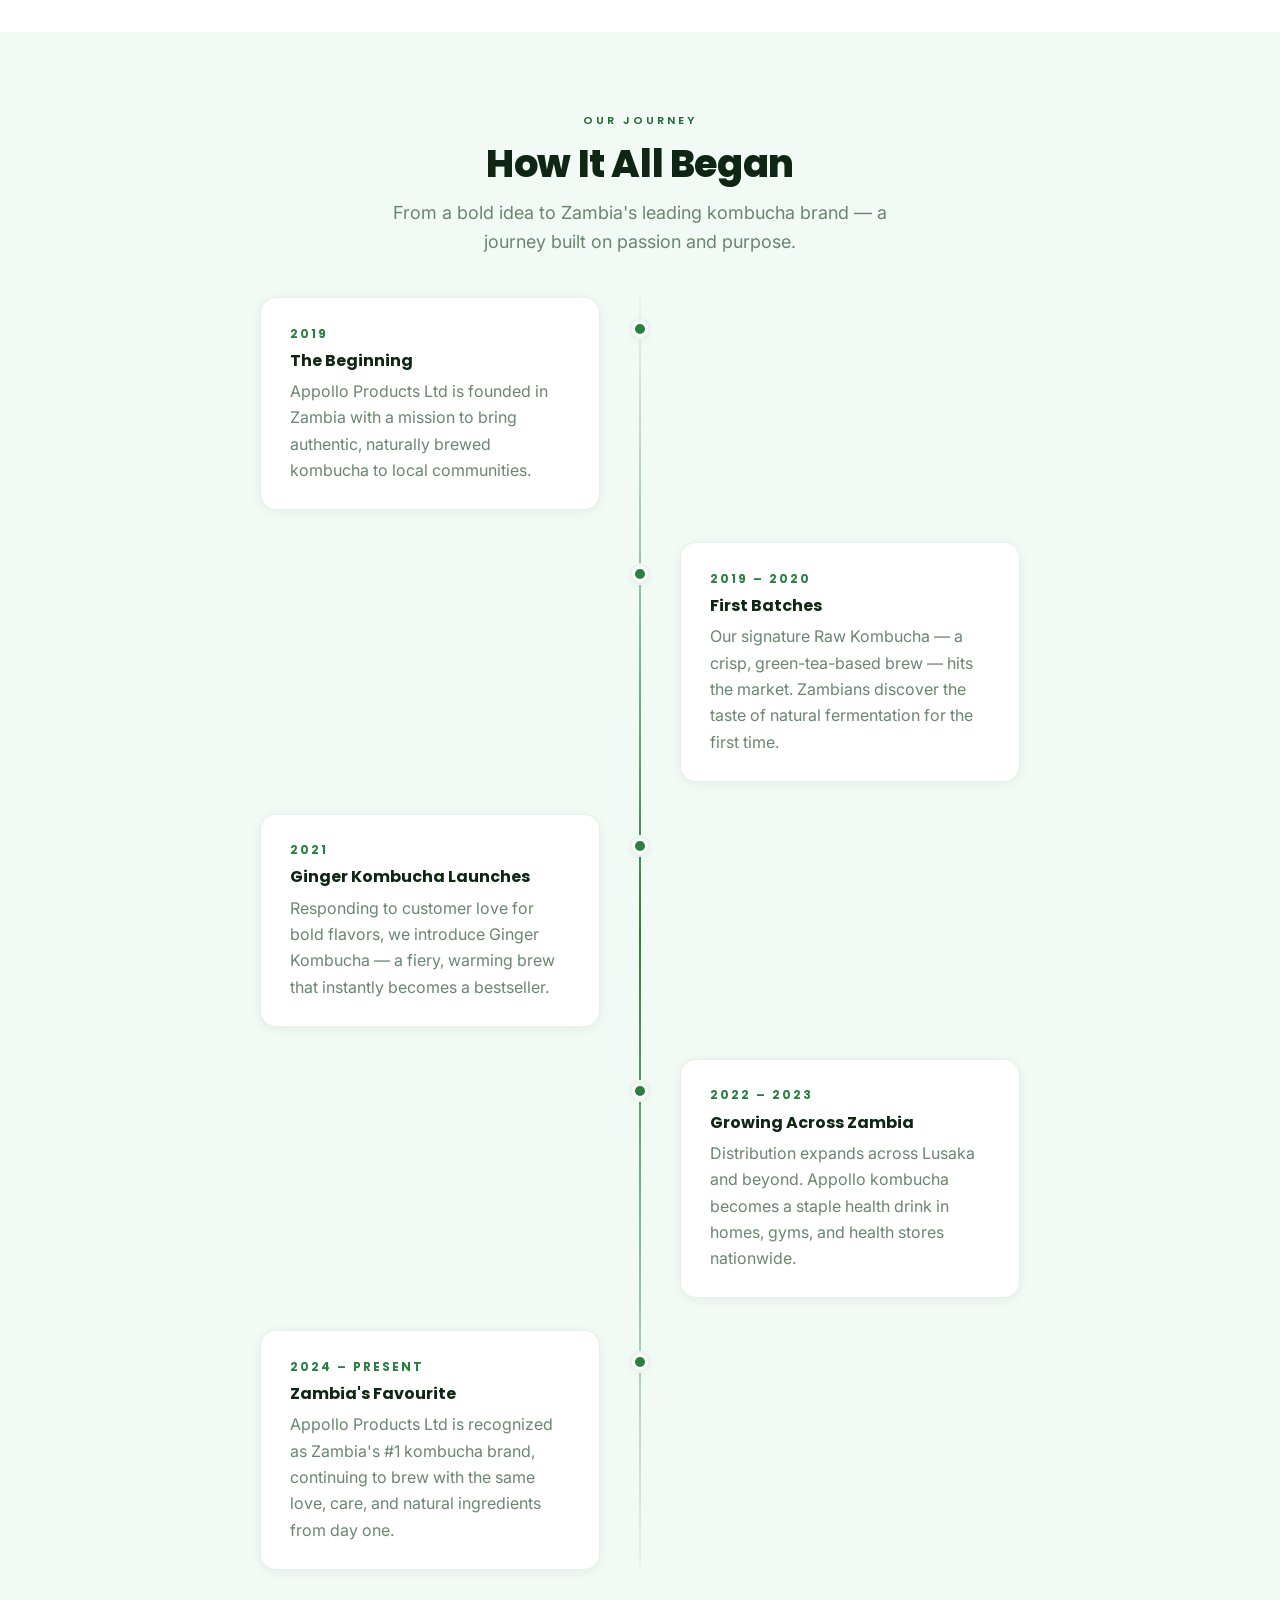
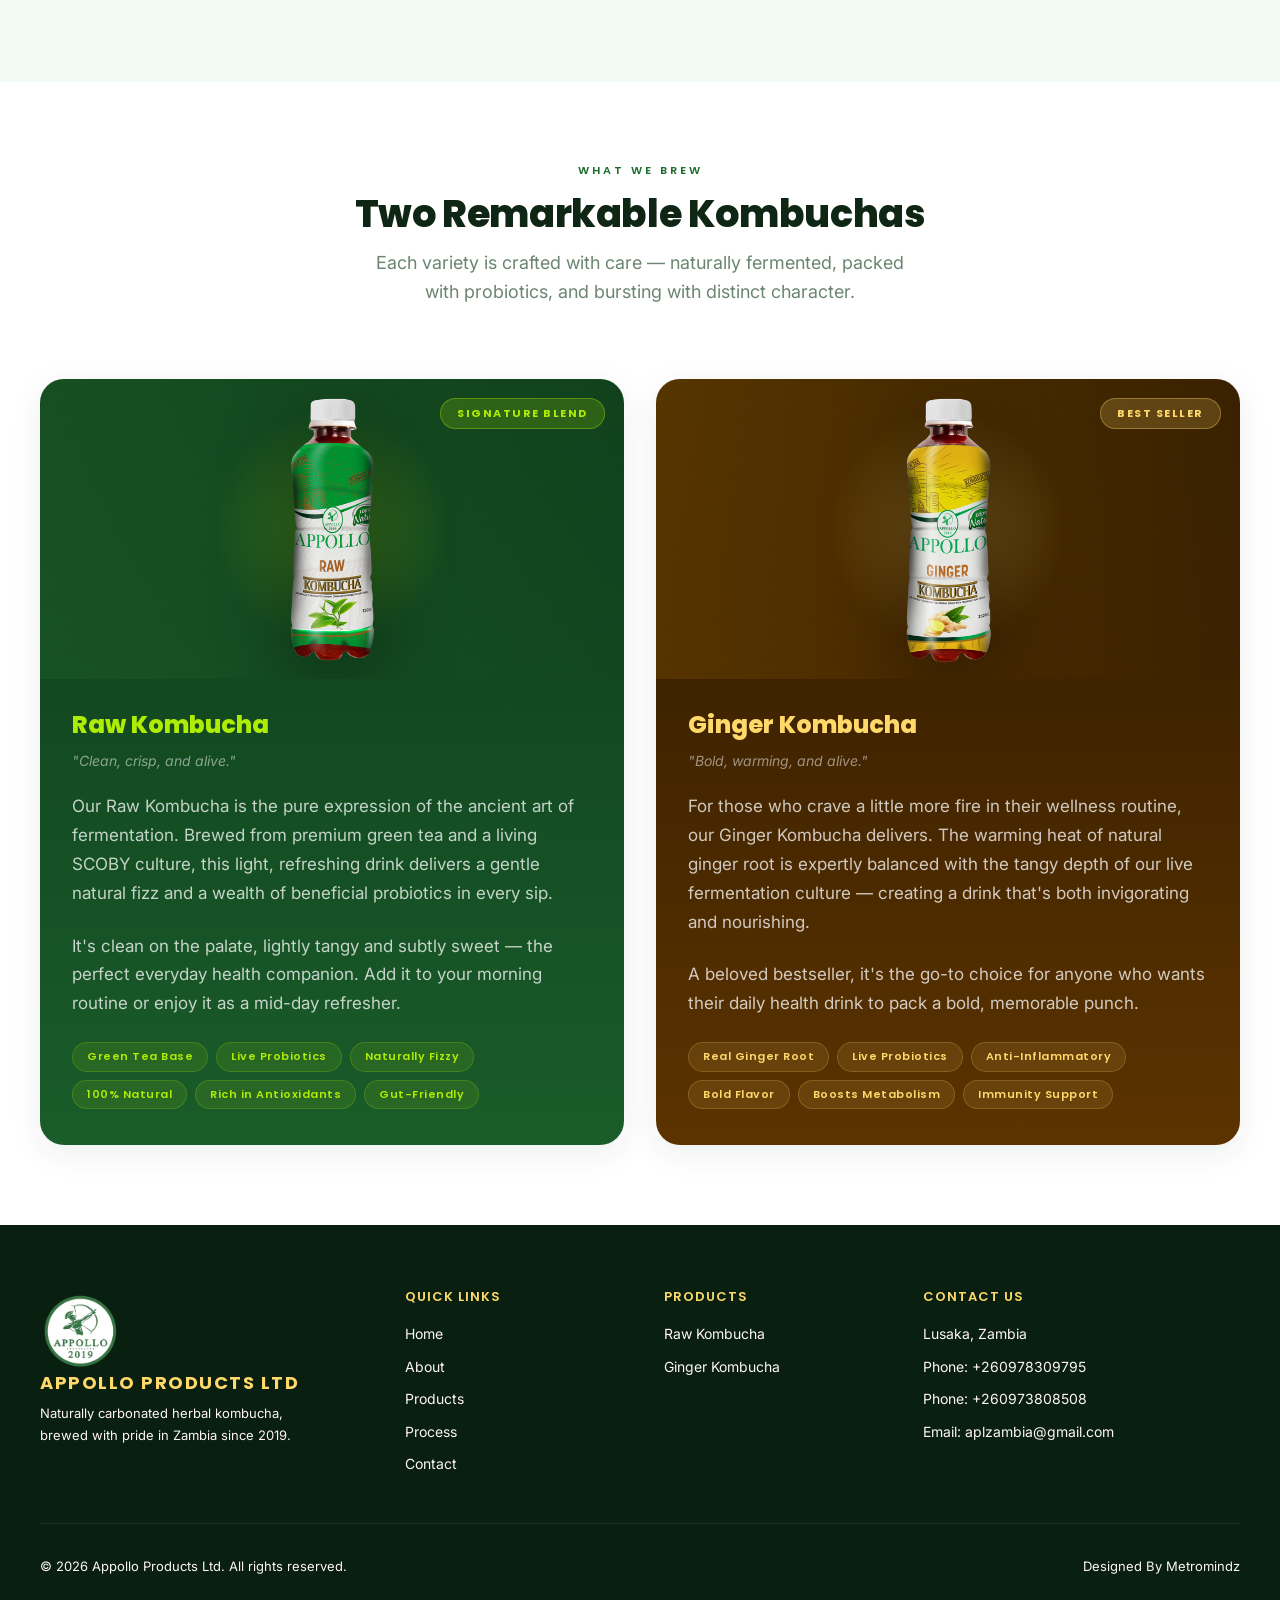
<file: about.html>
<!DOCTYPE html>
<html lang="en">

<head>
  <meta charset="UTF-8">
  <meta name="viewport" content="width=device-width, initial-scale=1.0">
  <title>About | Appollo Products</title>
  <meta name="description"
    content="Learn about Appollo Products Ltd — Zambia's pioneer kombucha brewer since 2019. Discover our Raw and Ginger kombucha crafted with 100% natural ingredients.">
  <link rel="preconnect" href="https://fonts.googleapis.com">
  <link rel="preconnect" href="https://fonts.gstatic.com" crossorigin>
  <link
    href="https://fonts.googleapis.com/css2?family=Inter:wght@300;400;500;600&family=Poppins:wght@400;500;600;700;800&display=swap"
    rel="stylesheet">
  <link rel="stylesheet" href="style.css">
  <link rel="icon" type="image/ico" href="Assets/favicon.ico">
  <style>

    /* ═══════════════════════════════════════════════
       ABOUT PAGE — ADDITIONAL STYLES
       ═══════════════════════════════════════════════ */

    .page-hero {
      position: relative;
      padding: 110px 2rem 80px;
      min-height: 60vh;
      background-size: cover;
      overflow: hidden;
    }

    .page-hero::before {
      content: '';
      position: absolute;
      inset: 0;
      background: linear-gradient(135deg, var(--mint), var(--mint));
      z-index: 1;
    }

    .page-hero-shapes {
      position: absolute;
      inset: 0;
      pointer-events: none;
      overflow: hidden;
      z-index: 1;
    }

    .page-hero-content {
      position: relative;
      z-index: 2;
      max-width: 1200px;
      margin: 0 auto;
      width: 100%;
      display: flex;
      align-items: center;
      justify-content: space-between;
      gap: 4rem;
    }

    .page-hero-text {
      animation: heroTextIn 1s var(--ease-out) 0.2s both;
      flex: 1;
    }

    .page-hero-text .hero-badge {
      margin-bottom: 1.5rem;
    }

    .page-hero-text h1 {
      font-size: clamp(32px, 4.5vw, 54px);
      font-weight: 800;
      color: #0b3009;
      line-height: 1.1;
      margin-bottom: 1.4rem;
      letter-spacing: -0.02em;
    }

    .page-hero-text h1 span {
      color: black;
    }

    .page-hero-text p {
      color: rgba(2, 2, 2, 0.82);
      font-size: 19px;
      line-height: 1.75;
      max-width: 540px;
      margin-bottom: 2.5rem;
    }

    .hero-features {
      display: flex;
      gap: 1.5rem;
      flex-wrap: wrap;
    }

    .hero-feat-item {
      display: flex;
      align-items: center;
      gap: 0.6rem;
      font-family: 'Poppins', sans-serif;
      font-size: 13px;
      font-weight: 600;
      color: #1e6b2e;
      background: rgba(30, 107, 46, 0.06);
      padding: 8px 16px;
      border-radius: 40px;
    }

    .page-hero-img {
      display: flex;
      flex: 1;
      justify-content: center;
      align-items: center;
      animation: heroImgIn 1s var(--ease-out) 0.4s both;
      position: relative;
    }

    .page-hero-img-glow {
      position: absolute;
      width: 380px;
      height: 380px;
      background: radial-gradient(circle, rgba(174, 235, 5, 0.18) 0%, transparent 70%);
      border-radius: 50%;
      animation: glow-pulse 4s ease-in-out infinite;
      left: 50%;
      top: 50%;
      transform: translate(-50%, -50%);
      pointer-events: none;
    }

    .page-hero-img-container {
      position: relative;
      z-index: 2;
      width: 600px;
      height: 500px;
      display: flex;
      align-items: center;
      justify-content: center;
      animation: float 6s ease-in-out infinite;
    }

    .page-hero-img-container img {
      width: 100%;
      height: 100%;
      border-radius: 20px;
      object-fit: cover;
      filter: drop-shadow(0 30px 60px rgba(0, 0, 0, 0.15));
    }

    /* ═══════════════════════════════════════════════
       STORY SECTION — FIXED ALIGNMENT
       ═══════════════════════════════════════════════ */
    .story-section {
      padding: 5rem 2rem;
      background: var(--white);
    }

    .story-section .section-inner {
      max-width: 1200px;
      margin: 0 auto;
    }

    /* Fixed: proper column ratio, text left-aligned, image centred in its column */
    .story-grid {
      display: grid;
      grid-template-columns: 1fr 420px;
      gap: 4rem;
      align-items: center;
    }

    /* Text column — always left-aligned */
    .story-text-col {
      text-align: left;
    }

    .story-text-col .section-label {
      font-family: 'Poppins', sans-serif;
      font-size: 11px;
      text-transform: uppercase;
      letter-spacing: 3px;
      color: var(--green);
      font-weight: 600;
      padding-left: 1.4rem;
      position: relative;
      margin-bottom: 1rem;
      display: inline-block;
    }

    .story-text-col .section-label::before {
      content: '';
      position: absolute;
      left: 0;
      top: 50%;
      transform: translateY(-50%);
      width: 16px;
      height: 2px;
      background: var(--green-mid);
      border-radius: 2px;
    }

    .story-text-col h2 {
      font-size: clamp(26px, 3.5vw, 40px);
      font-weight: 800;
      color: var(--text-heading);
      line-height: 1.2;
      margin-bottom: 1.4rem;
      text-align: left;
    }

    .story-text-col p {
      color: var(--text-body);
      font-size: 17.5px;
      line-height: 1.7;
      margin-bottom: 1.2rem;
      max-width: 650px;
      text-align: left;
    }

    /* Image column — image centred within its fixed-width column */
    .story-img-col {
      display: flex;
      justify-content: center;
      align-items: center;
    }

    .img-placeholder {
      width: 100%;
      max-width: 380px;
      height: 480px;
      border-radius: var(--radius-md);
      overflow: hidden;
      background: linear-gradient(135deg, var(--green-light) 0%, #d6efdd 100%);
      display: flex;
      align-items: center;
      justify-content: center;
      flex-direction: column;
      gap: 0.8rem;
      color: var(--green);
      font-family: 'Poppins', sans-serif;
      font-size: 13px;
      font-weight: 600;
      letter-spacing: 0.5px;
      border: none;
      transition: transform 0.3s ease, box-shadow 0.3s ease;
      position: relative;
    }

    .img-placeholder:hover {
      transform: translateY(-4px);
      box-shadow: var(--shadow-md);
    }

    .img-placeholder img {
      width: 100%;
      height: 100%;
      object-fit: cover;
      position: absolute;
      inset: 0;
      border-radius: var(--radius-md);
    }

    .img-placeholder-icon {
      font-size: 36px;
      opacity: 0.5;
    }

    .img-placeholder-label {
      opacity: 0.7;
      text-align: center;
      padding: 0 1rem;
      line-height: 1.5;
    }

    .img-main {
      height: 480px;
      width: 100%;
      max-width: 380px;
    }

    .img-main img {
      width: 100%;
      height: 100%;
      object-fit: cover;
      border-radius: var(--radius-md);
    }

    .img-row {
      display: grid;
      grid-template-columns: 1fr 1fr;
      gap: 1.2rem;
    }

    .img-small {
      height: 100px;
      width: 100%;
    }

    /* ── Timeline / History ── */
    .history-section {
      padding: 5rem 2rem;
      background: var(--mint);
    }

    .history-section .section-inner {
      max-width: 1200px;
      margin: 0 auto;
    }

    .history-section .section-header {
      text-align: center;
      margin-bottom: 2.5rem;
    }

    .history-section .section-header .section-label {
      font-family: 'Poppins', sans-serif;
      font-size: 11px;
      text-transform: uppercase;
      letter-spacing: 3px;
      color: var(--green);
      font-weight: 600;
      display: block;
      margin-bottom: 0.7rem;
    }

    .history-section .section-header h2 {
      font-size: clamp(26px, 3vw, 38px);
      font-weight: 800;
      color: var(--text-heading);
      margin-bottom: 0.8rem;
    }

    .history-section .section-header p {
      color: var(--text-muted);
      font-size: 18px;
      max-width: 520px;
      margin: 0 auto;
      line-height: 1.6;
    }

    .timeline {
      position: relative;
      max-width: 800px;
      margin: 0 auto;
    }

    .timeline::before {
      content: '';
      position: absolute;
      left: 50%;
      top: 0;
      bottom: 0;
      width: 2px;
      background: linear-gradient(to bottom, var(--green-light), var(--green-mid), var(--green-light));
      transform: translateX(-50%);
    }

    .timeline-item {
      display: flex;
      justify-content: flex-end;
      padding-right: calc(50% + 2.5rem);
      margin-bottom: 2rem;
      position: relative;
    }

    .timeline-item:nth-child(even) {
      justify-content: flex-start;
      padding-right: 0;
      padding-left: calc(50% + 2.5rem);
    }

    .timeline-dot {
      position: absolute;
      left: 50%;
      top: 1.5rem;
      transform: translateX(-50%);
      width: 16px;
      height: 16px;
      border-radius: 50%;
      background: var(--green-mid);
      border: 3px solid var(--white);
      box-shadow: 0 0 0 3px var(--green-light), var(--shadow-sm);
      z-index: 2;
    }

    .timeline-card {
      background: var(--white);
      border-radius: var(--radius-md);
      padding: 1.6rem 1.8rem;
      box-shadow: var(--shadow-sm);
      border: 1px solid var(--border);
      max-width: 340px;
      transition: transform 0.3s ease, box-shadow 0.3s ease;
    }

    .timeline-card:hover {
      transform: translateY(-4px);
      box-shadow: var(--shadow-md);
    }

    .timeline-year {
      font-family: 'Poppins', sans-serif;
      font-size: 12px;
      font-weight: 700;
      color: var(--green-mid);
      letter-spacing: 2px;
      text-transform: uppercase;
      margin-bottom: 0.5rem;
    }

    .timeline-card h3 {
      font-size: 16px;
      font-weight: 700;
      color: var(--text-heading);
      margin-bottom: 0.5rem;
    }

    .timeline-card p {
      font-size: 16px;
      color: var(--text-muted);
      line-height: 1.65;
    }

    /* ══════════════════════════════════════════════
       PRODUCTS DEEP DIVE
       ══════════════════════════════════════════════ */
    .products-deep {
      padding: 5rem 2rem;
      background: var(--white);
    }

    .products-deep .section-inner {
      max-width: 1200px;
      margin: 0 auto;
      width: 100%;
    }

    .products-deep .section-header {
      text-align: center;
      margin-bottom: 4.5rem;
    }

    .products-deep .section-header .section-label {
      font-family: 'Poppins', sans-serif;
      font-size: 11px;
      text-transform: uppercase;
      letter-spacing: 3px;
      color: var(--green);
      font-weight: 600;
      display: block;
      margin-bottom: 0.7rem;
    }

    .products-deep .section-header h2 {
      font-size: clamp(26px, 3vw, 38px);
      font-weight: 800;
      color: var(--text-heading);
      margin-bottom: 0.8rem;
    }

    .products-deep .section-header p {
      color: var(--text-muted);
      font-size: 18px;
      max-width: 540px;
      margin: 0 auto;
      line-height: 1.6;
    }

    .product-deep-grid {
      display: grid;
      grid-template-columns: 1fr 1fr;
      gap: 2rem;
    }

    .product-deep-card {
      border-radius: var(--radius-lg);
      overflow: hidden;
      box-shadow: var(--shadow-md);
      transition: transform 0.35s var(--ease-out), box-shadow 0.35s ease;
      position: relative;
    }

    .product-deep-card:hover {
      transform: translateY(-8px);
      box-shadow: var(--shadow-lg);
    }

    .product-deep-card.raw {
      background: linear-gradient(180deg, #0d3b1a 0%, #1a5c2a 100%);
    }

    .product-deep-card.ginger {
      background: linear-gradient(180deg, #2b1800 0%, #5c3300 100%);
    }

    .product-deep-img-zone {
      height: 300px;
      display: flex;
      align-items: center;
      justify-content: center;
      position: relative;
      overflow: hidden;
    }

    .product-deep-card.raw .product-deep-img-zone {
      background: linear-gradient(135deg, rgba(46, 125, 50, 0.3) 0%, rgba(13, 59, 26, 0.1) 100%);
    }

    .product-deep-card.ginger .product-deep-img-zone {
      background: linear-gradient(135deg, rgba(184, 120, 0, 0.3) 0%, rgba(43, 24, 0, 0.1) 100%);
    }

    .product-deep-glow {
      position: absolute;
      width: 240px;
      height: 240px;
      border-radius: 50%;
      opacity: 0.25;
      animation: glow-pulse 4s ease-in-out infinite;
      left: 50%;
      top: 50%;
      transform: translate(-50%, -50%);
    }

    .product-deep-card.raw .product-deep-glow {
      background: radial-gradient(circle, #aeeb05 0%, transparent 70%);
    }

    .product-deep-card.ginger .product-deep-glow {
      background: radial-gradient(circle, #ffd86a 0%, transparent 70%);
    }

    .product-deep-img-holder {
      position: relative;
      z-index: 2;
      width: 210px;
      height: 280px;
      display: flex;
      align-items: center;
      justify-content: center;
      flex-direction: column;
      gap: 0.7rem;
      animation: float 6s ease-in-out infinite;
    }

    .product-deep-img-holder img {
      width: 100%;
      height: 100%;
      object-fit: contain;
      filter: drop-shadow(0 20px 40px rgba(0, 0, 0, 0.4));
    }

    .product-deep-img-holder.no-img {
      border-radius: var(--radius-md);
      border: 2px dashed rgba(255, 255, 255, 0.2);
      font-family: 'Poppins', sans-serif;
      font-size: 12px;
      color: rgba(255, 255, 255, 0.4);
      font-weight: 600;
      letter-spacing: 0.5px;
    }

    .product-deep-img-holder.no-img span {
      font-size: 32px;
      opacity: 0.4;
    }

    .product-deep-badge {
      position: absolute;
      top: 1.2rem;
      right: 1.2rem;
      font-family: 'Poppins', sans-serif;
      font-size: 11px;
      font-weight: 700;
      letter-spacing: 1.5px;
      text-transform: uppercase;
      padding: 6px 16px;
      border-radius: var(--radius-full);
      z-index: 5;
    }

    .product-deep-card.raw .product-deep-badge {
      background: rgba(174, 235, 5, 0.18);
      color: #aeeb05;
      border: 1px solid rgba(174, 235, 5, 0.35);
    }

    .product-deep-card.ginger .product-deep-badge {
      background: rgba(255, 216, 106, 0.18);
      color: var(--gold-warm);
      border: 1px solid rgba(255, 216, 106, 0.35);
    }

    .product-deep-info {
      padding: 2rem 2rem 2.2rem;
    }

    .product-deep-card.raw .product-deep-info h3 {
      color: #aeeb05;
    }

    .product-deep-card.ginger .product-deep-info h3 {
      color: var(--gold-warm);
    }

    .product-deep-info h3 {
      font-size: 24px;
      font-weight: 800;
      margin-bottom: 0.6rem;
    }

    .product-deep-info .tagline {
      font-size: 14px;
      font-style: italic;
      margin-bottom: 1.2rem;
      color: rgba(255, 255, 255, 0.5);
    }

    .product-deep-info p {
      font-size: 17px;
      line-height: 1.7;
      color: rgba(255, 255, 255, 0.75);
      margin-bottom: 1.5rem;
    }

    .product-traits {
      display: flex;
      flex-wrap: wrap;
      gap: 0.5rem;
    }

    .trait-tag {
      font-family: 'Poppins', sans-serif;
      font-size: 11px;
      font-weight: 600;
      padding: 5px 14px;
      border-radius: var(--radius-full);
      letter-spacing: 0.5px;
    }

    .product-deep-card.raw .trait-tag {
      background: rgba(174, 235, 5, 0.1);
      color: #aeeb05;
      border: 1px solid rgba(174, 235, 5, 0.2);
    }

    .product-deep-card.ginger .trait-tag {
      background: rgba(255, 216, 106, 0.1);
      color: var(--gold-warm);
      border: 1px solid rgba(255, 216, 106, 0.2);
    }

    /* ═══════════════════════════════════════════════
       GALLERY SLIDER
       ═══════════════════════════════════════════════ */
    .about-slider-section {
      padding: 5rem 2rem;
      background: #f8d46f;
    }

    .about-slider-section .section-inner {
      max-width: 1200px;
      margin: 0 auto;
    }

    .about-slider-section .section-header {
      text-align: center;
      margin-bottom: 4rem;
    }

    .about-slider-section .section-header .section-label {
      font-family: 'Poppins', sans-serif;
      font-size: 11px;
      text-transform: uppercase;
      letter-spacing: 3px;
      color: var(--green);
      font-weight: 600;
      display: block;
      margin-bottom: 0.7rem;
    }

    .about-slider-section .section-header h2 {
      font-size: clamp(26px, 3vw, 38px);
      font-weight: 800;
      color: var(--text-heading);
      margin-bottom: 0.8rem;
    }

    .about-slider-section .section-header p {
      color: var(--text-muted);
      font-size: 18px;
      max-width: 520px;
      margin: 0 auto;
      line-height: 1.6;
    }

    .slider-wrapper {
      overflow: hidden;
      border-radius: var(--radius-lg);
    }

    .about-slider-track {
      display: flex;
      gap: 1.5rem;
      transition: transform 0.5s cubic-bezier(0.25, 0.46, 0.45, 0.94);
      align-items: stretch;
    }

    .about-slide-card {
      flex-shrink: 0;
      background: var(--white);
      border-radius: var(--radius-md);
      overflow: hidden;
      box-shadow: var(--shadow-sm);
      border: 1px solid var(--border);
      transition: transform 0.3s ease, box-shadow 0.3s ease;
      display: flex;
      flex-direction: column;
    }

    .about-slide-card:hover {
      transform: translateY(-4px);
      box-shadow: var(--shadow-md);
    }

    .slide-img-zone {
      position: relative;
      width: 100%;
      height: 220px;
      overflow: hidden;
      background: linear-gradient(135deg, var(--green-light) 0%, #d4edd9 100%);
      border-radius: var(--radius-md) var(--radius-md) 0 0;
      flex-shrink: 0;
    }

    .slide-img-zone img {
      position: absolute;
      inset: 0;
      width: 100%;
      height: 100%;
      object-fit: cover;
      object-position: center;
      display: block;
    }

    .slide-img-placeholder {
      position: absolute;
      inset: 0;
      display: flex;
      flex-direction: column;
      align-items: center;
      justify-content: center;
      gap: 0.5rem;
      color: var(--green);
      font-family: 'Poppins', sans-serif;
      font-size: 12px;
      font-weight: 600;
      letter-spacing: 0.5px;
      border: 2px dashed rgba(30, 107, 46, 0.25);
      border-bottom: none;
    }

    .slide-img-placeholder .slide-img-placeholder-icon {
      font-size: 32px;
      opacity: 0.4;
    }

    .slide-img-placeholder .slide-img-placeholder-label {
      opacity: 0.6;
      text-align: center;
      padding: 0 1rem;
    }

    .slide-body {
      padding: 1.5rem 1.6rem 1.8rem;
      flex: 1;
    }

    .slide-tag {
      display: inline-block;
      background: var(--green-light);
      color: var(--green-mid);
      font-family: 'Poppins', sans-serif;
      font-size: 10px;
      font-weight: 700;
      letter-spacing: 1.5px;
      text-transform: uppercase;
      padding: 4px 12px;
      border-radius: var(--radius-full);
      margin-bottom: 0.8rem;
    }

    .slide-body h3 {
      font-size: 17px;
      font-weight: 700;
      color: var(--text-heading);
      margin-bottom: 0.6rem;
      line-height: 1.3;
    }

    .slide-body p {
      font-size: 16px;
      color: var(--text-muted);
      line-height: 1.6;
    }

    .slider-controls-row {
      display: flex;
      align-items: center;
      justify-content: center;
      gap: 1.5rem;
      margin-top: 2.5rem;
    }

    .about-slider-prev,
    .about-slider-next {
      width: 46px;
      height: 46px;
      border-radius: 50%;
      border: 2px solid var(--border);
      background: var(--white);
      display: flex;
      align-items: center;
      justify-content: center;
      color: var(--text-heading);
      cursor: pointer;
      transition: all 0.25s ease;
      box-shadow: var(--shadow-sm);
    }

    .about-slider-prev:hover,
    .about-slider-next:hover {
      background: var(--green-dark);
      border-color: var(--green-dark);
      color: white;
      transform: scale(1.08);
    }

    .about-slider-dots {
      display: flex;
      gap: 0.5rem;
      align-items: center;
    }

    .about-slider-dot {
      width: 8px;
      height: 8px;
      border-radius: 50%;
      background: var(--border);
      border: none;
      cursor: pointer;
      transition: all 0.25s ease;
      padding: 0;
    }

    .about-slider-dot.active {
      background: var(--green-mid);
      width: 24px;
      border-radius: 4px;
    }

    /* ── Stats Bar ── */
    .stats-bar {
      background: var(--green-dark);
      padding: 3rem 2rem;
    }

    .stats-bar .section-inner {
      max-width: 1200px;
      margin: 0 auto;
    }

    .stats-row {
      display: grid;
      grid-template-columns: repeat(4, 1fr);
      gap: 2rem;
      text-align: center;
    }

    .stat-block {
      padding: 1.5rem;
      border-right: 1px solid rgba(255, 255, 255, 0.1);
    }

    .stat-block:last-child {
      border-right: none;
    }

    .stat-block .num {
      font-family: 'Poppins', sans-serif;
      font-size: clamp(32px, 4vw, 48px);
      font-weight: 800;
      color: #aeeb05;
      line-height: 1;
      margin-bottom: 0.5rem;
    }

    .stat-block .label {
      font-size: 13px;
      color: rgba(255, 255, 255, 0.55);
      font-weight: 500;
      letter-spacing: 0.5px;
    }

    /* ── CTA Strip ── */
    .cta-strip {
      padding: 4rem 2rem;
      background: var(--white);
      text-align: center;
    }

    .cta-strip .section-inner {
      max-width: 680px;
      margin: 0 auto;
    }

    .cta-strip .section-label {
      font-family: 'Poppins', sans-serif;
      font-size: 11px;
      text-transform: uppercase;
      letter-spacing: 3px;
      color: var(--green);
      font-weight: 600;
      display: block;
      margin-bottom: 0.7rem;
    }

    .cta-strip h2 {
      font-size: clamp(26px, 3vw, 36px);
      font-weight: 800;
      color: var(--text-heading);
      margin-bottom: 1rem;
    }

    .cta-strip p {
      color: var(--text-muted);
      font-size: 16px;
      margin-bottom: 2.5rem;
      line-height: 1.7;
    }

    .cta-strip-btns {
      display: flex;
      gap: 1rem;
      justify-content: center;
      flex-wrap: wrap;
    }

    /* ══ REVEAL ANIMATIONS — ensure visible ══ */
    .reveal-up, .reveal-left, .reveal-right, .stagger > * {
      opacity: 1 !important;
      transform: none !important;
    }

    img { opacity: 1 !important; }

    /* ══════════════════════════════════════════════
       RESPONSIVE BREAKPOINTS
       ══════════════════════════════════════════════ */

    /* ── 1100px ── */
    @media (max-width: 1100px) {
      .stats-row {
        grid-template-columns: repeat(2, 1fr);
      }

      .stat-block {
        border-right: none;
        border-bottom: 1px solid rgba(255, 255, 255, 0.1);
      }

      .stat-block:last-child {
        border-bottom: none;
      }

      .product-deep-grid {
        grid-template-columns: 1fr 1fr;
        gap: 1.5rem;
      }

      /* Story grid: tighter on medium screens, still side by side */
      .story-grid {
        grid-template-columns: 1fr 340px;
        gap: 2.5rem;
      }
      .product-deep-badge {
        font-size: 8px;
    }
  }

    /* ── TABLET: 768–900px ── */
    @media (max-width: 900px) {

      /* Hero stacks vertically — text LEFT aligned on tablet */
      .page-hero-content {
        flex-direction: column;
        align-items: flex-start;   /* ← text stays LEFT on tablet */
        text-align: left;
        gap: 2.5rem;
      }

      .page-hero-text p {
        margin: 0 0 2rem 0;        /* remove auto centering */
      }

      .hero-features {
        justify-content: flex-start;  /* ← badges stay LEFT on tablet */
      }

      .page-hero-img {
        width: 100%;
        justify-content: flex-start; /* image starts from left */
      }

      .page-hero-img-container {
        width: 100%;
        max-width: 440px;   /* smaller on tablet */
        height: 320px;
      }

      .page-hero-img-glow {
        width: 260px;
        height: 260px;
      }

      /* Story: stack on tablet, image centred & smaller */
      .story-grid {
        grid-template-columns: 1fr;
        gap: 2.5rem;
      }

      .story-text-col {
        text-align: left;  /* keep text left */
      }

      .story-img-col {
        justify-content: center;  /* image centred in stacked layout */
      }

      .img-placeholder,
      .img-main {
        max-width: 300px;   /* smaller image on tablet */
        height: 360px;
        margin: 0 auto;
      }

      /* Timeline collapses to single column */
      .timeline::before {
        left: 20px;
      }

      .timeline-item,
      .timeline-item:nth-child(even) {
        padding-left: 4rem;
        padding-right: 0;
        justify-content: flex-start;
      }

      .timeline-dot {
        left: 20px;
        transform: none;
      }

      .timeline-card {
        max-width: 100%;
      }
    }

    /* ── 768px ── */
    @media (max-width: 768px) {
      .page-hero {
        padding: 120px 1.5rem 40px;
        min-height: auto;
      }

      .page-hero-content {
        flex-direction: column;
        align-items: flex-start;
        text-align: left;
        gap: 2rem;
      }

      .page-hero-text p {
        margin: 0 0 1.5rem 0;
      }

      .hero-features {
        justify-content: flex-start;
      }

      .page-hero-img {
        width: 100%;
        justify-content: flex-start;
      }

      .page-hero-img-container {
        width: 100%;
        max-width: 380px;
        height: 280px;
      }

      .page-hero-img-container img {
        object-fit: cover;
      }

      .page-hero-img-glow {
        width: 200px;
        height: 200px;
      }

      .story-grid {
        grid-template-columns: 1fr;
        gap: 2rem;
      }

      .story-text-col {
        text-align: left;
      }

      .story-img-col {
        justify-content: center;
      }

      .img-placeholder,
      .img-main {
        max-width: 280px;
        height: 320px;
        margin: 0 auto;
      }

      .img-row {
        grid-template-columns: 1fr 1fr;
        gap: 0.75rem;
      }

      .img-small {
        height: auto;
        aspect-ratio: 1/1;
      }

      .product-deep-grid {
        grid-template-columns: 1fr 1fr;
        gap: 1rem;
      }

      .product-deep-img-zone {
        height: 220px;
      }

      .product-deep-img-holder {
        width: 130px;
        height: 200px;
      }

      .product-deep-info {
        padding: 1.2rem 1.2rem 1.5rem;
      }

      .product-deep-info h3 {
        font-size: 18px;
      }

      .product-deep-info p {
        font-size: 13px;
      }

      .product-deep-info .tagline {
        font-size: 12px;
        margin-bottom: 0.8rem;
      }

      .trait-tag {
        font-size: 10px;
        padding: 4px 10px;
      }

      .story-section,
      .history-section,
      .products-deep,
      .about-slider-section {
        padding: 3rem 1.25rem;
      }

      .products-deep .section-header {
        margin-bottom: 2.5rem;
      }

      .cta-strip {
        padding: 3rem 1.25rem;
      }

      .about-slide-card {
        background: #fff;
        min-height: 400px;
      }

      .slide-img-zone {
        height: 240px;
        display: block;
      }

      .slide-img-zone img {
        width: 100%;
        height: 100%;
        object-fit: cover;
        opacity: 1;
      }

      .hero-feat-item {
        font-size: 11px;
        padding: 6px 12px;
      }
    }

    /* ── 576px ── */
    @media (max-width: 576px) {
      .page-hero {
        padding: 115px 1rem 30px;
      }

      .page-hero-text h1 {
        font-size: 28px;
      }

      .page-hero-text p {
        font-size: 15px;
      }

      .page-hero-img-container {
        max-width: 280px;
        height: 220px;
      }

      .img-placeholder,
      .img-main {
        max-width: 240px;
        height: 280px;
      }

      .img-row {
        grid-template-columns: 1fr;
        gap: 0.75rem;
      }

      .img-small {
        height: 160px;
      }

      .stats-row {
        grid-template-columns: 1fr 1fr;
      }

      .story-section,
      .history-section,
      .products-deep,
      .about-slider-section {
        padding: 2.5rem 1rem;
      }

      .product-deep-grid {
        grid-template-columns: 1fr 1fr;
        gap: 0.75rem;
      }

      .product-deep-img-zone {
        height: 180px;
      }

      .product-deep-img-holder {
        width: 100px;
        height: 160px;
      }

      .product-deep-badge {
        font-size: 9px;
        padding: 4px 10px;
        top: 0.6rem;
        right: 0.6rem;
      }

      .product-deep-info {
        padding: 1rem;
      }

      .product-deep-info h3 {
        font-size: 15px;
        margin-bottom: 0.3rem;
      }

      .product-deep-info p {
        font-size: 12px;
        line-height: 1.6;
        margin-bottom: 1rem;
        display: -webkit-box;
        -webkit-box-orient: vertical;
        overflow: hidden;
      }

      .slide-img-zone {
        height: 240px;
      }

      .timeline::before {
        left: 16px;
      }

      .timeline-item,
      .timeline-item:nth-child(even) {
        padding-left: 3.5rem;
        padding-right: 0;
      }

      .timeline-dot {
        left: 16px;
      }
    }

    /* ── 480px — collapse product grid to 1 col ── */
    @media (max-width: 480px) {
      .product-deep-grid {
        grid-template-columns: 1fr;
        gap: 1.5rem;
      }

      .product-deep-img-zone {
        height: 260px;
      }

      .product-deep-img-holder {
        width: 160px;
        height: 240px;
      }

      .product-deep-info h3 {
        font-size: 20px;
      }

      .product-deep-info p {
        font-size: 14px;
        overflow: visible;
      }

      .product-deep-badge {
        font-size: 9px;
        padding: 5px 12px;
        top: 1rem;
        right: 1rem;
      }
    }

    /* ── 400px ── */
    @media (max-width: 400px) {
      .page-hero {
        padding: 110px 1rem 25px;
      }

      .page-hero-text h1 {
        font-size: 24px;
      }

      .hero-features {
        gap: 0.5rem;
      }

      .hero-feat-item {
        font-size: 10px;
        padding: 5px 10px;
      }

      .stats-row {
        grid-template-columns: 1fr;
      }

      .stat-block {
        border-right: none;
        border-bottom: 1px solid rgba(255, 255, 255, 0.1);
      }

      .cta-strip-btns {
        flex-direction: column;
        align-items: center;
      }

      .img-placeholder,
      .img-main {
        max-width: 200px;
        height: 240px;
      }
    }
  </style>
</head>

<body>

  <!-- ✅ NAVBAR -->
  <nav id="navbar">
    <div class="nav-inner">
      <a href="index.html" class="nav-logo" id="navLogo">
        <img src="Assets/LOGO (2).webp" alt="Appollo Logo" class="nav-logo-img">
      </a>
      <ul class="nav-links" id="navLinks">
        <li><a href="index.html" class="nav-link">Home</a></li>
        <li><a href="about.html" class="nav-link active">About</a></li>
        <li><a href="products.html" class="nav-link">Products</a></li>
        <li><a href="process.html" class="nav-link">Process</a></li>
        <li><a href="contact.html" class="nav-link">Contact</a></li>
      </ul>
      <a href="contact.html" class="nav-cta" id="navCta">Get in Touch</a>
      <button class="mobile-toggle" id="mobileToggle" aria-label="Toggle menu">
        <span></span><span></span><span></span>
      </button>
    </div>
  </nav>


  <!-- ✅ HERO SECTION -->
  <section class="page-hero">
    <div class="page-hero-content">
      <!-- LEFT TEXT -->
      <div class="page-hero-text">
        <h1>
          Brewing Tradition,<br>
          Delivering <span>Wellness</span>
        </h1>
        <p>
          Since 2019, Appollo Products Ltd has pioneered authentic kombucha in Zambia — crafting naturally carbonated
          herbal drinks that nourish the body and delight the palate. From the very first bottle to the shelves of your favourite store,
          every step of our journey has been guided by three principles: purity, quality, and care.
          We use only the finest natural ingredients — no shortcuts, no compromises.
        </p>
        <div class="hero-features">
          <div class="hero-feat-item">🌱 100% Natural</div>
          <div class="hero-feat-item">🇿🇲 Locally Brewed</div>
          <div class="hero-feat-item">🦠 Live Probiotics</div>
        </div>
      </div>
      <!-- RIGHT IMAGE -->
      <div class="page-hero-img">
        <div class="page-hero-img-glow"></div>
        <div class="page-hero-img-container">
          <img src="Assets/production.jpg" alt="Appollo Kombucha">
        </div>
      </div>
    </div>
  </section>

  <!-- STORY SECTION -->
  <section class="story-section" id="our-story">
    <div class="section-inner">
      <div class="story-grid">
        <!-- LEFT: TEXT — always left-aligned -->
        <div class="story-text-col">
          <div class="section-label">Our Story</div>
          <h2>Zambia's Kombucha<br>Pioneers Since 2019</h2>
          <p>Appollo Products Ltd was born from a passion for natural wellness and a belief that Zambians deserve access
            to world-class health drinks crafted right at home. In 2019, we introduced kombucha to the local market — a
            naturally carbonated herbal drink steeped in thousands of years of brewing tradition.</p>
          <p>What started as a vision quickly grew into a beloved brand. From the very first bottle to the shelves of
            your favourite store, every step of our journey has been guided by three principles: purity, quality, and
            care. We use only the finest natural ingredients — no shortcuts, no compromises.</p>
          <p>Today, we proudly offer two signature kombucha varieties: our crisp <strong>Raw Kombucha</strong> and bold
            <strong>Ginger Kombucha</strong> — each brewed with a live SCOBY culture and packed with live probiotic
            bacteria to support your wellbeing every single day.
          </p>
          <ul class="about-features" style="margin-top: 0.8rem;">
            <li>
              <div class="check">✓</div> Locally brewed in Zambia with pride
            </li>
            <li>
              <div class="check">✓</div> Live probiotic SCOBY fermentation
            </li>
            <li>
              <div class="check">✓</div> No artificial flavors or preservatives
            </li>
            <li>
              <div class="check">✓</div> Naturally carbonated — no added gas
            </li>
          </ul>
        </div>
        <!-- RIGHT: IMAGE — centred in its column -->
        <div class="story-img-col">
          <div class="img-placeholder img-main">
            <img src="Assets/About1.jpg" alt="Appollo Kombucha Bottle" onerror="this.style.display='none'">
            <div class="img-placeholder-icon">🍵</div>
            <div class="img-placeholder-label"></div>
          </div>
        </div>
      </div>
    </div>
  </section>

  <!-- HISTORY / TIMELINE -->
  <section class="history-section" id="history">
    <div class="section-inner">
      <div class="section-header">
        <span class="section-label">Our Journey</span>
        <h2>How It All Began</h2>
        <p>From a bold idea to Zambia's leading kombucha brand — a journey built on passion and purpose.</p>
      </div>
      <div class="timeline">
        <div class="timeline-item">
          <div class="timeline-dot"></div>
          <div class="timeline-card">
            <div class="timeline-year">2019</div>
            <h3>The Beginning</h3>
            <p>Appollo Products Ltd is founded in Zambia with a mission to bring authentic, naturally brewed kombucha to
              local communities.</p>
          </div>
        </div>
        <div class="timeline-item">
          <div class="timeline-dot"></div>
          <div class="timeline-card">
            <div class="timeline-year">2019 – 2020</div>
            <h3>First Batches</h3>
            <p>Our signature Raw Kombucha — a crisp, green-tea-based brew — hits the market. Zambians discover the taste
              of natural fermentation for the first time.</p>
          </div>
        </div>
        <div class="timeline-item">
          <div class="timeline-dot"></div>
          <div class="timeline-card">
            <div class="timeline-year">2021</div>
            <h3>Ginger Kombucha Launches</h3>
            <p>Responding to customer love for bold flavors, we introduce Ginger Kombucha — a fiery, warming brew that
              instantly becomes a bestseller.</p>
          </div>
        </div>
        <div class="timeline-item">
          <div class="timeline-dot"></div>
          <div class="timeline-card">
            <div class="timeline-year">2022 – 2023</div>
            <h3>Growing Across Zambia</h3>
            <p>Distribution expands across Lusaka and beyond. Appollo kombucha becomes a staple health drink in homes,
              gyms, and health stores nationwide.</p>
          </div>
        </div>
        <div class="timeline-item">
          <div class="timeline-dot"></div>
          <div class="timeline-card">
            <div class="timeline-year">2024 – Present</div>
            <h3>Zambia's Favourite</h3>
            <p>Appollo Products Ltd is recognized as Zambia's #1 kombucha brand, continuing to brew with the same love,
              care, and natural ingredients from day one.</p>
          </div>
        </div>
      </div>
    </div>
  </section>

  <!-- PRODUCTS DEEP DIVE -->
  <section class="products-deep" id="our-products">
    <div class="section-inner">
      <div class="section-header">
        <span class="section-label">What We Brew</span>
        <h2>Two Remarkable Kombuchas</h2>
        <p>Each variety is crafted with care — naturally fermented, packed with probiotics, and bursting with distinct
          character.</p>
      </div>
      <div class="product-deep-grid">
        <div class="product-deep-card raw">
          <div class="product-deep-badge">Signature Blend</div>
          <div class="product-deep-img-zone">
            <div class="product-deep-glow"></div>
            <div class="product-deep-img-holder">
              <img src="Assets/Raww.png" alt="Appollo Raw Kombucha">
            </div>
          </div>
          <div class="product-deep-info">
            <h3>Raw Kombucha</h3>
            <p class="tagline">"Clean, crisp, and alive."</p>
            <p>Our Raw Kombucha is the pure expression of the ancient art of fermentation. Brewed from premium green tea
              and a living SCOBY culture, this light, refreshing drink delivers a gentle natural fizz and a wealth of
              beneficial probiotics in every sip.</p>
            <p>It's clean on the palate, lightly tangy and subtly sweet — the perfect everyday health companion. Add it
              to your morning routine or enjoy it as a mid-day refresher.</p>
            <div class="product-traits">
              <span class="trait-tag">Green Tea Base</span>
              <span class="trait-tag">Live Probiotics</span>
              <span class="trait-tag">Naturally Fizzy</span>
              <span class="trait-tag">100% Natural</span>
              <span class="trait-tag">Rich in Antioxidants</span>
              <span class="trait-tag">Gut-Friendly</span>
            </div>
          </div>
        </div>
        <div class="product-deep-card ginger">
          <div class="product-deep-badge">Best Seller</div>
          <div class="product-deep-img-zone">
            <div class="product-deep-glow"></div>
            <div class="product-deep-img-holder">
              <img src="Assets/Gingerr.png" alt="Appollo Ginger Kombucha">
            </div>
          </div>
          <div class="product-deep-info">
            <h3>Ginger Kombucha</h3>
            <p class="tagline">"Bold, warming, and alive."</p>
            <p>For those who crave a little more fire in their wellness routine, our Ginger Kombucha delivers. The
              warming heat of natural ginger root is expertly balanced with the tangy depth of our live fermentation
              culture — creating a drink that's both invigorating and nourishing.</p>
            <p>A beloved bestseller, it's the go-to choice for anyone who wants their daily health drink to pack a bold,
              memorable punch.</p>
            <div class="product-traits">
              <span class="trait-tag">Real Ginger Root</span>
              <span class="trait-tag">Live Probiotics</span>
              <span class="trait-tag">Anti-Inflammatory</span>
              <span class="trait-tag">Bold Flavor</span>
              <span class="trait-tag">Boosts Metabolism</span>
              <span class="trait-tag">Immunity Support</span>
            </div>
          </div>
        </div>
      </div>
    </div>
  </section>

  <!-- FOOTER -->
  <footer id="footer">
    <div class="footer-inner">
      <div class="footer-top">
        <div class="footer-brand-col">
          <div class="footer-brand-row">
            <img src="Assets/LOGO (2).webp" alt="Appollo Logo" class="footer-logo-img">
            <div>
              <div class="footer-brand">APPOLLO PRODUCTS LTD</div>
              <div class="footer-tagline">Naturally carbonated herbal kombucha,<br>brewed with pride in Zambia since
                2019.</div>
            </div>
          </div>
        </div>
        <div class="footer-col">
          <h4>Quick Links</h4>
          <ul>
            <li><a href="index.html">Home</a></li>
            <li><a href="about.html">About</a></li>
            <li><a href="products.html">Products</a></li>
            <li><a href="process.html">Process</a></li>
            <li><a href="contact.html">Contact</a></li>
          </ul>
        </div>
        <div class="footer-col">
          <h4>Products</h4>
          <ul>
            <li><a href="products.html">Raw Kombucha</a></li>
            <li><a href="products.html">Ginger Kombucha</a></li>
          </ul>
        </div>
        <div class="footer-col">
          <h4>Contact us</h4>
          <ul>
            <li>Lusaka, Zambia</li>
            <li><a href="tel:+260978309795">Phone: +260978309795</a></li>
            <li><a href="tel:+260973808508">Phone: +260973808508</a></li>
            <li><a href="mailto:aplzambia@gmail.com">Email: aplzambia@gmail.com</a></li>
          </ul>
        </div>
      </div>
      <div class="footer-bottom">
        <p>© 2026 Appollo Products Ltd. All rights reserved.</p>
        <p>Designed By <a href="https://metromindz.com/" target="_blank" rel="noopener noreferrer"><span>Metromindz</span></a></p>
      </div>
    </div>
  </footer>

  <script src="script.js?v=1.1"></script>
  <script>
    /* ═══════════════════════════════════════════════
       ABOUT PAGE — GALLERY SLIDER (FIXED)
       ═══════════════════════════════════════════════ */
    (function () {
      const track = document.getElementById('aboutSliderTrack');
      const prevBtn = document.getElementById('aboutSliderPrev');
      const nextBtn = document.getElementById('aboutSliderNext');
      const dotsCont = document.getElementById('aboutSliderDots');
      if (!track) return;

      const cards = Array.from(track.querySelectorAll('.about-slide-card'));
      const GAP = 24;
      let cpv = getCardsPerView();
      let current = 0;
      let timer;

      function getCardsPerView() {
        if (window.innerWidth <= 640) return 1;
        if (window.innerWidth <= 1024) return 2;
        return 3;
      }

      function maxIndex() {
        return Math.max(0, cards.length - cpv);
      }

      function setCardWidths() {
        const containerW = track.parentElement.offsetWidth;
        const cardW = (containerW - GAP * (cpv - 1)) / cpv;
        cards.forEach(c => {
          c.style.width = cardW + 'px';
          c.style.minWidth = cardW + 'px';
          c.style.maxWidth = cardW + 'px';
        });
        return cardW;
      }

      function update() {
        const cardW = setCardWidths();
        const offset = current * (cardW + GAP);
        track.style.transform = `translateX(-${offset}px)`;
        dotsCont.querySelectorAll('.about-slider-dot').forEach((d, i) => {
          d.classList.toggle('active', i === current);
        });
      }

      function buildDots() {
        dotsCont.innerHTML = '';
        const total = maxIndex() + 1;
        for (let i = 0; i < total; i++) {
          const d = document.createElement('button');
          d.className = 'about-slider-dot' + (i === current ? ' active' : '');
          d.setAttribute('aria-label', `Slide ${i + 1}`);
          d.addEventListener('click', () => goTo(i));
          dotsCont.appendChild(d);
        }
      }

      function goTo(i) {
        current = Math.max(0, Math.min(i, maxIndex()));
        update();
        resetTimer();
      }

      function next() { goTo(current >= maxIndex() ? 0 : current + 1); }
      function prev() { goTo(current <= 0 ? maxIndex() : current - 1); }

      function startTimer() { timer = setInterval(next, 5000); }
      function resetTimer() { clearInterval(timer); startTimer(); }

      prevBtn.addEventListener('click', prev);
      nextBtn.addEventListener('click', next);

      let touchStartX = 0;
      track.addEventListener('touchstart', e => { touchStartX = e.changedTouches[0].screenX; }, { passive: true });
      track.addEventListener('touchend', e => {
        const diff = touchStartX - e.changedTouches[0].screenX;
        if (Math.abs(diff) > 50) diff > 0 ? next() : prev();
      }, { passive: true });

      let rto;
      window.addEventListener('resize', () => {
        clearTimeout(rto);
        rto = setTimeout(() => {
          cpv = getCardsPerView();
          if (current > maxIndex()) current = maxIndex();
          buildDots();
          update();
        }, 150);
      });

      buildDots();
      update();
      startTimer();
    })();
  </script>
</body>

</html>
</file>
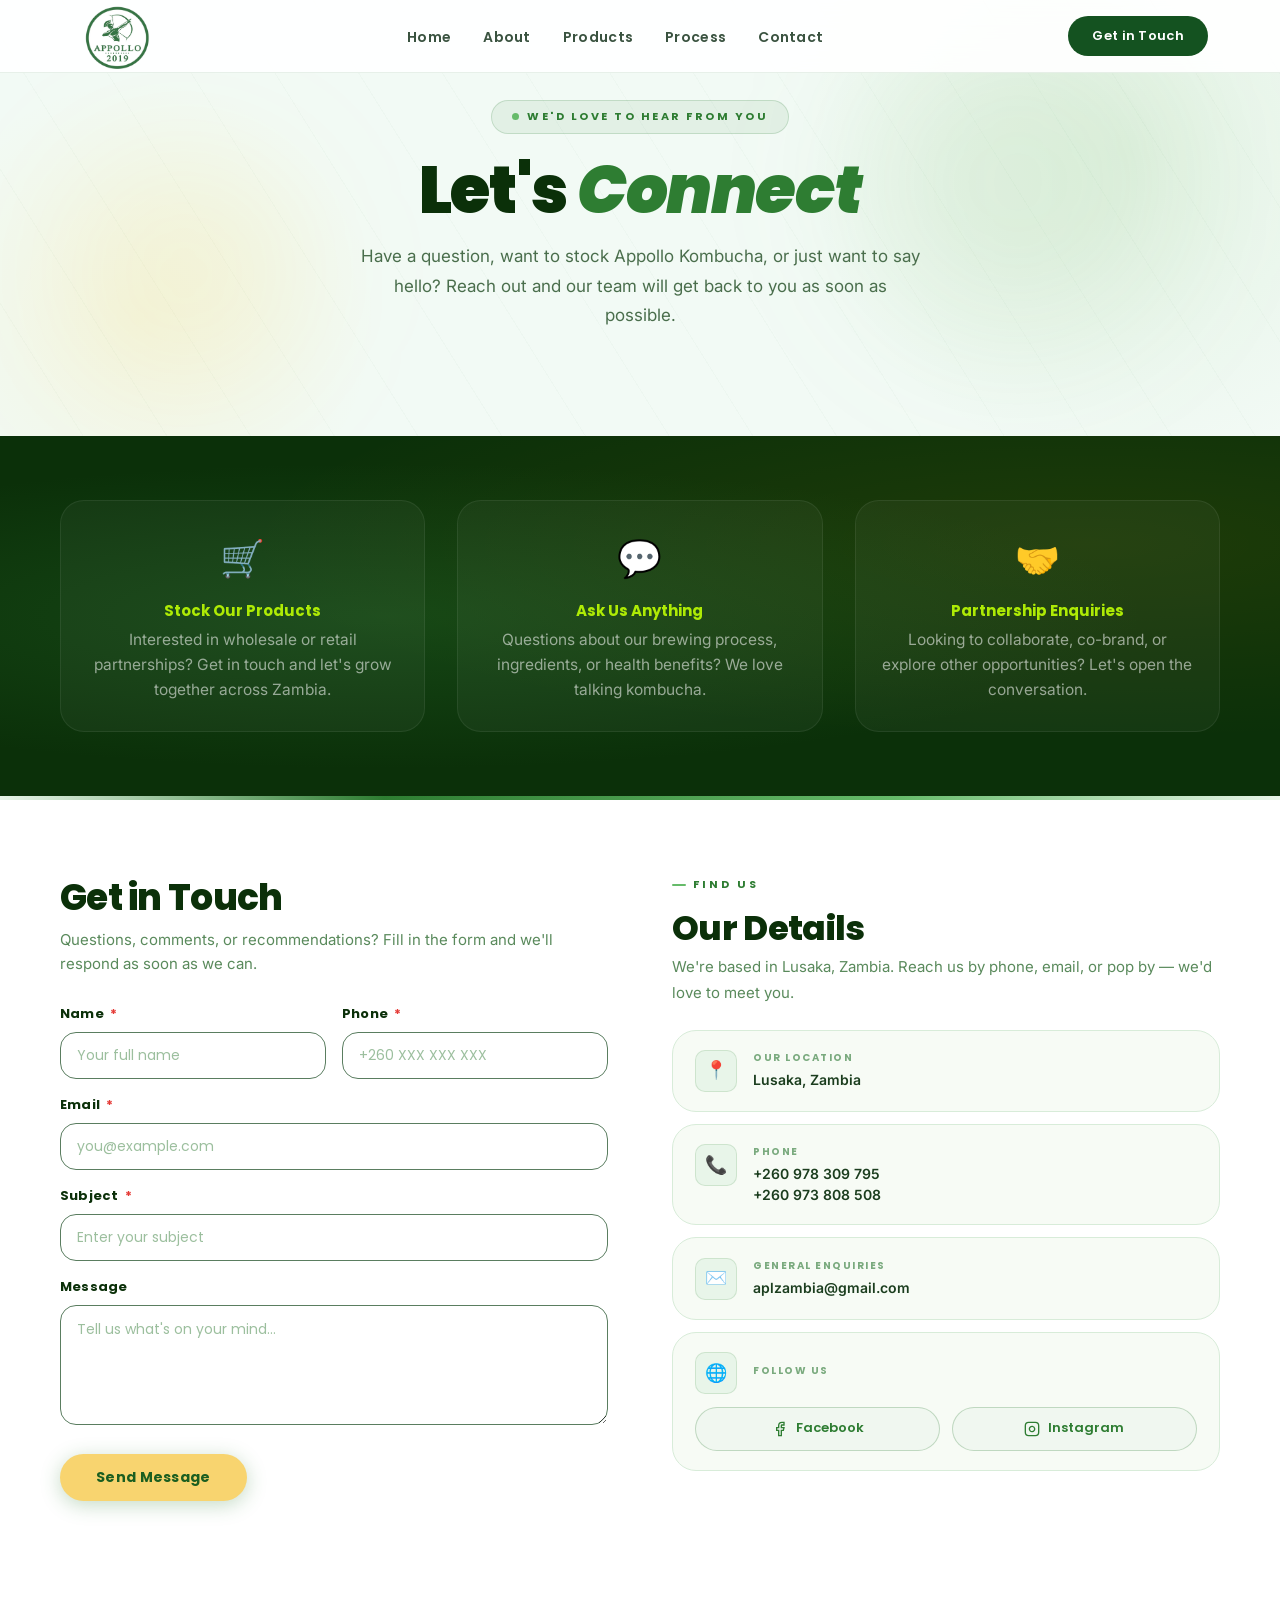
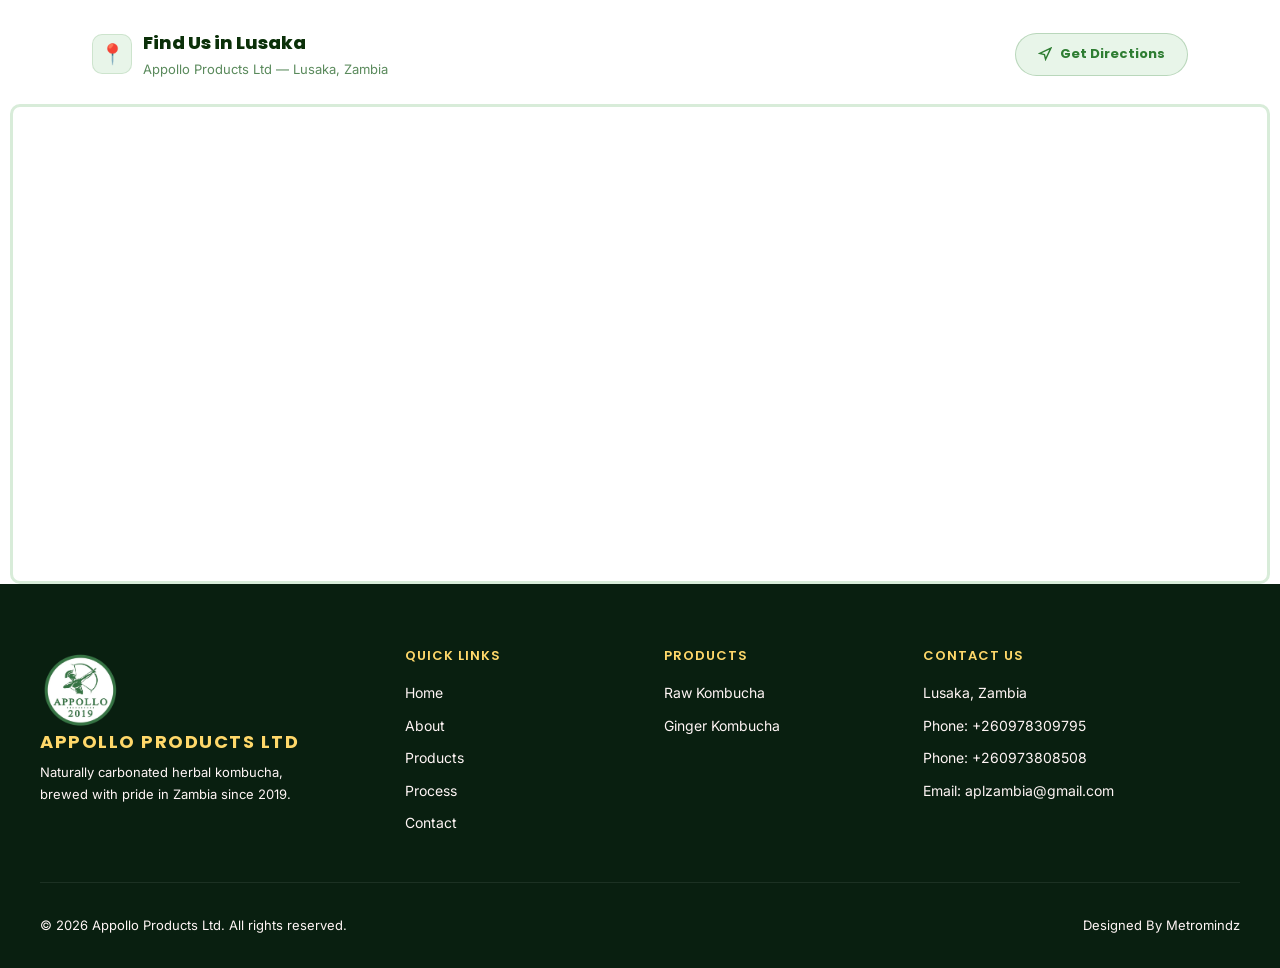
<file: contact.html>
<!DOCTYPE html>
<html lang="en">

<head>
  <meta charset="UTF-8">
  <meta name="viewport" content="width=device-width, initial-scale=1.0">
  <title>Contact | Appollo Products</title>
  <meta name="description"
    content="Get in touch with Appollo Products Ltd — Zambia's kombucha pioneers. Questions, wholesale enquiries, or just want to say hello? We'd love to hear from you.">
  <link rel="preconnect" href="https://fonts.googleapis.com">
  <link rel="preconnect" href="https://fonts.gstatic.com" crossorigin>
  <link
    href="https://fonts.googleapis.com/css2?family=Inter:wght@300;400;500;600&family=Poppins:wght@400;500;600;700;800&display=swap"
    rel="stylesheet">
  <link rel="stylesheet" href="style.css">
  <link rel="icon" type="image/ico" href="Assets/favicon.ico">
  <style>
    /* ═══════════════════════════════════════════════════
       CONTACT HERO
    ═══════════════════════════════════════════════════ */
    .contact-hero {
      position: relative;
      min-height: 40vh;
      display: flex;
      align-items: center;
      padding: 100px 2rem 70px;
      background: var(--mint);
      overflow: hidden;
    }

    .contact-hero::before {
      content: '';
      position: absolute;
      top: -200px;
      right: -200px;
      width: 700px;
      height: 700px;
      border-radius: 50%;
      background: radial-gradient(circle, rgba(100, 180, 80, 0.1) 0%, transparent 65%);
      pointer-events: none;
    }

    .contact-hero::after {
      content: '';
      position: absolute;
      bottom: -120px;
      left: -100px;
      width: 480px;
      height: 480px;
      border-radius: 50%;
      background: radial-gradient(circle, rgba(255, 191, 0, 0.08) 0%, transparent 70%);
      pointer-events: none;
    }

    .hero-texture {
      position: absolute;
      inset: 0;
      background-image: repeating-linear-gradient(58deg, transparent, transparent 70px,
          rgba(30, 107, 46, 0.022) 70px, rgba(30, 107, 46, 0.022) 71px);
      pointer-events: none;
    }

    .hero-blob {
      position: absolute;
      border-radius: 50%;
      filter: blur(70px);
      pointer-events: none;
    }

    .hero-blob-a {
      width: 320px;
      height: 320px;
      background: rgba(100, 180, 80, 0.1);
      top: 5%;
      right: 8%;
      animation: blob-drift 9s ease-in-out infinite;
    }

    .hero-blob-b {
      width: 240px;
      height: 240px;
      background: rgba(255, 191, 0, 0.08);
      bottom: 10%;
      left: 5%;
      animation: blob-drift 11s ease-in-out infinite -5s;
    }

    @keyframes blob-drift {

      0%,
      100% {
        transform: translate(0, 0) scale(1);
      }

      40% {
        transform: translate(18px, -24px) scale(1.05);
      }

      70% {
        transform: translate(-12px, 16px) scale(0.96);
      }
    }

    .contact-hero-content {
      position: relative;
      z-index: 5;
      max-width: 760px;
      margin: 0 auto;
      width: 100%;
      text-align: center;
      animation: fadeSlideUp 0.85s var(--ease-out) 0.1s both;
    }

    @keyframes fadeSlideUp {
      from {
        opacity: 0;
        transform: translateY(28px);
      }

      to {
        opacity: 1;
        transform: translateY(0);
      }
    }

    .contact-eyebrow {
      display: inline-flex;
      align-items: center;
      gap: 0.5rem;
      font-family: 'Poppins', sans-serif;
      font-size: 11px;
      font-weight: 700;
      letter-spacing: 2.5px;
      text-transform: uppercase;
      color: #2e7d32;
      background: rgba(46, 125, 50, 0.08);
      border: 1px solid rgba(46, 125, 50, 0.18);
      padding: 7px 20px;
      border-radius: 30px;
      margin-bottom: 1.4rem;
    }

    .eyebrow-dot {
      width: 7px;
      height: 7px;
      border-radius: 50%;
      background: #66bb6a;
      animation: pulse-dot 2s ease-in-out infinite;
    }

    @keyframes pulse-dot {

      0%,
      100% {
        opacity: 1;
        transform: scale(1);
      }

      50% {
        opacity: 0.45;
        transform: scale(0.65);
      }
    }

    .contact-hero-content h1 {
      font-family: 'Poppins', sans-serif;
      font-size: clamp(34px, 5.5vw, 66px);
      font-weight: 900;
      color: #0b3009;
      line-height: 1.06;
      letter-spacing: -0.022em;
      margin-bottom: 1rem;
    }

    .contact-hero-content h1 em {
      color: #2e7d32;
      font-style: italic;
    }

    .contact-hero-content p {
      font-size: 17px;
      color: #4a6e4c;
      line-height: 1.75;
      max-width: 560px;
      margin: 0 auto 2.2rem;
    }

    /* ═══════════════════════════════════════════════════
       WHY REACH OUT STRIP
    ═══════════════════════════════════════════════════ */
    .why-contact-strip {
      background: #0b3009;
      padding: 4rem 2rem;
      position: relative;
      overflow: hidden;
    }

    .why-contact-strip::before {
      content: '';
      position: absolute;
      inset: 0;
      background: radial-gradient(ellipse at 30% 50%, rgba(46, 125, 50, 0.3) 0%, transparent 60%),
        radial-gradient(ellipse at 85% 30%, rgba(255, 191, 0, 0.08) 0%, transparent 55%);
      pointer-events: none;
    }

    .why-contact-inner {
      max-width: 1160px;
      margin: 0 auto;
      position: relative;
      z-index: 2;
      display: grid;
      grid-template-columns: repeat(3, 1fr);
      gap: 2rem;
    }

    .why-card {
      text-align: center;
      padding: 1.8rem 1.5rem;
      background: rgba(255, 255, 255, 0.04);
      border: 1px solid rgba(255, 255, 255, 0.07);
      border-radius: var(--radius-lg);
      transition: background 0.25s, border-color 0.25s, transform 0.25s;
    }

    .why-card:hover {
      background: rgba(255, 255, 255, 0.08);
      border-color: rgba(174, 235, 5, 0.2);
      transform: translateY(-4px);
    }

    .why-icon {
      font-size: 36px;
      margin-bottom: 0.9rem;
      display: block;
    }

    .why-card h4 {
      font-size: 15px;
      font-weight: 700;
      color: #aeeb05;
      margin-bottom: 0.5rem;
      font-family: 'Poppins', sans-serif;
    }

    .why-card p {
      font-size: 15.5px;
      color: rgba(255, 255, 255, 0.55);
      line-height: 1.6;
    }

    /* ═══════════════════════════════════════════════════
       MAIN CONTACT SECTION — Form + Info side by side
    ═══════════════════════════════════════════════════ */
    .contact-main {
      padding: 5rem 2rem 6rem;
      background: #fff;
      position: relative;
      z-index: 1;
    }

    .contact-main::before {
      content: '';
      position: absolute;
      top: 0;
      left: 0;
      right: 0;
      height: 4px;
      background: linear-gradient(to right, #e8f5e9, #2e7d32 30%, #66bb6a 70%, #e8f5e9);
      pointer-events: none;
    }

    .contact-main-inner {
      max-width: 1160px;
      margin: 0 auto;
      display: grid;
      grid-template-columns: 1fr 1fr;
      gap: 4rem;
      align-items: start;
      position: relative;
    }

    /* ── Form column ── */
    .contact-form-col {
      display: flex;
      flex-direction: column;
      position: relative;
      z-index: 2;
    }

    .form-col-title {
      font-family: 'Poppins', sans-serif;
      font-size: clamp(24px, 3vw, 36px);
      font-weight: 800;
      color: #0b3009;
      line-height: 1.2;
      letter-spacing: -0.02em;
      margin-bottom: 0.5rem;
      margin-top: 0;
    }

    .form-col-desc {
      font-size: 15px;
      color: #5a8a5c;
      line-height: 1.6;
      margin-bottom: 1.8rem;
    }

    .contact-page-form {
      display: flex;
      flex-direction: column;
      gap: 1rem;
    }

    .form-row {
      display: grid;
      grid-template-columns: 1fr 1fr;
      gap: 1rem;
    }

    .form-group {
      display: flex;
      flex-direction: column;
      gap: 0.45rem;
    }

    .form-label {
      font-family: 'Poppins', sans-serif;
      font-size: 13px;
      font-weight: 700;
      color: #0b3009;
      letter-spacing: 0.2px;
    }

    .form-label .required {
      color: #e53935;
      margin-left: 3px;
    }

    .form-input,
    .form-select,
    .form-textarea {
      width: 100%;
      font-family: 'Poppins', sans-serif;
      font-size: 14px;
      font-weight: 400;
      color: #1b3d1e;
      background: #ffffff;
      border: 1.8px solid #5a7d60;
      border-radius: var(--radius-md);
      padding: 12px 16px;
      outline: none;
      transition: all 0.2s ease-in-out;
      box-sizing: border-box;
      display: block;
    }

    .form-input:focus,
    .form-select:focus,
    .form-textarea:focus {
      border-color: #1e6b2e !important;
      background: #fff;
      box-shadow: 0 0 0 4px rgba(30, 107, 46, 0.12);
    }

    .form-input:hover:not(:focus),
    .form-select:hover:not(:focus),
    .form-textarea:hover:not(:focus) {
      border-color: #3d5c3f !important;
      background: #fafdfa;
    }

    .form-input::placeholder,
    .form-textarea::placeholder {
      color: #9cbf9e;
    }

    .form-textarea {
      resize: vertical;
      min-height: 120px;
      line-height: 1.65;
    }

    .error-message {
      display: none;
      color: #e53935;
      font-size: 12px;
      margin-top: 4px;
      font-weight: 500;
      font-family: 'Poppins', sans-serif;
    }

    .form-submit-btn {
      display: inline-flex;
      align-items: center;
      justify-content: center;
      gap: 0.6rem;
      width: auto;
      min-width: 180px;
      background: #f8d46f;
      color: #1b5e20;
      font-family: 'Poppins', sans-serif;
      font-size: 14px;
      font-weight: 700;
      padding: 13px 36px;
      border-radius: var(--radius-full);
      border: none;
      cursor: pointer;
      letter-spacing: 0.3px;
      transition: all 0.3s ease;
      box-shadow: 0 4px 20px rgba(46, 125, 50, 0.28);
      margin-top: 0.8rem;
      align-self: flex-start;
    }

    .form-submit-btn:hover {
      background: #e6c254;
      transform: translateY(-3px);
      box-shadow: 0 10px 30px rgba(46, 125, 50, 0.32);
    }

    .form-submit-btn:active {
      transform: translateY(-1px);
    }

    .form-success {
      position: relative;
      z-index: 1;
      display: none;
      background: #e8f8ec;
      border: 1px solid #2e7d32;
      color: #1b5e20;
      padding: 1rem;
      border-radius: 12px;
      margin-bottom: 1rem;
      text-align: center;
    }

    .form-success.show {
      display: block;
    }

    .form-success-icon {
      font-size: 32px;
      margin-bottom: 0.4rem;
      display: block;
    }

    .form-success h4 {
      font-family: 'Poppins', sans-serif;
      font-size: 18px;
      font-weight: 800;
      color: #1b5e20;
      margin-bottom: 0.3rem;
    }

    .form-success p {
      font-size: 15px;
      color: #3d7a40;
    }

    /* ── Info column ── */
    .contact-page-info-col {
      display: flex;
      flex-direction: column;
      gap: 0.75rem;
    }

    /* Header block */
    .info-col-header {
      display: flex;
      flex-direction: column;
      gap: 0.35rem;
      margin-bottom: 0.75rem;
    }

    .info-col-title {
      font-family: 'Poppins', sans-serif;
      font-size: clamp(24px, 3vw, 34px);
      font-weight: 800;
      color: #0b3009;
      line-height: 1.2;
      letter-spacing: -0.02em;
      margin: 0;
    }

    .info-col-desc {
      font-size: 15px;
      color: #5a8a5c;
      line-height: 1.72;
      margin: 0;
    }

    /* Section label — shared style */
    .info-section-label,
    .form-section-label {
      font-family: 'Poppins', sans-serif;
      font-size: 11px;
      font-weight: 700;
      letter-spacing: 3px;
      text-transform: uppercase;
      color: #2e7d32;
      padding-left: 1.3rem;
      position: relative;
      margin-bottom: 0.5rem;
      display: inline-block;
    }

    .info-section-label::before,
    .form-section-label::before {
      content: '';
      position: absolute;
      left: 0;
      top: 50%;
      transform: translateY(-50%);
      width: 14px;
      height: 2px;
      background: #66bb6a;
      border-radius: 2px;
    }

    .info-card {
      background: #f7fbf5;
      border: 1.5px solid #d8ecd9;
      border-radius: var(--radius-lg);
      padding: 1.2rem 1.4rem;
      display: flex;
      align-items: flex-start;
      gap: 1rem;
      transition: transform 0.28s, box-shadow 0.28s, border-color 0.28s;
      text-decoration: none;
    }

    .info-card:hover {
      transform: translateY(-3px);
      box-shadow: var(--shadow-md);
      border-color: #a5d6a7;
      background: #fff;
    }

    .info-card-icon {
      width: 42px;
      height: 42px;
      flex-shrink: 0;
      background: #e8f5e9;
      border-radius: 10px;
      display: flex;
      align-items: center;
      justify-content: center;
      font-size: 18px;
      border: 1px solid rgba(46, 125, 50, 0.15);
    }

    .info-card-body {
      flex: 1;
      min-width: 0;
    }

    .info-card-label {
      font-family: 'Poppins', sans-serif;
      font-size: 10px;
      font-weight: 700;
      letter-spacing: 1.5px;
      text-transform: uppercase;
      color: #7aaa7e;
      margin-bottom: 0.2rem;
    }

    .info-card-value {
      font-size: 14px;
      font-weight: 600;
      color: #1b3d1e;
      line-height: 1.5;
      word-break: break-word;
    }

    .info-card-value a {
      color: #1b3d1e;
      text-decoration: none;
      transition: color 0.2s;
    }

    .info-card-value a:hover {
      color: #2e7d32;
      text-decoration: underline;
    }

    .social-card {
      background: #f7fbf5;
      border: 1.5px solid #d8ecd9;
      border-radius: var(--radius-lg);
      padding: 1.2rem 1.4rem;
      display: flex;
      flex-direction: column;
      gap: 0.8rem;
      transition: transform 0.28s, box-shadow 0.28s, border-color 0.28s;
    }

    .social-card:hover {
      transform: translateY(-3px);
      box-shadow: var(--shadow-md);
      border-color: #a5d6a7;
      background: #fff;
    }

    .social-card-header {
      display: flex;
      align-items: center;
      gap: 1rem;
    }

    .social-row {
      display: flex;
      gap: 0.7rem;
      align-items: center;
      flex-wrap: wrap;
    }

    .social-btn {
      display: inline-flex;
      align-items: center;
      justify-content: center;
      gap: 0.5rem;
      font-family: 'Poppins', sans-serif;
      font-size: 13px;
      font-weight: 600;
      color: #2e7d32;
      background: #f0f7f0;
      border: 1.5px solid rgba(46, 125, 50, 0.25);
      padding: 9px 20px;
      border-radius: 9999px;
      text-decoration: none;
      transition: all 0.25s;
      white-space: nowrap;
      flex: 1;
      min-width: 130px;
    }

    .social-btn:hover {
      background: #2e7d32;
      color: #fff;
      transform: translateY(-2px);
      box-shadow: 0 6px 18px rgba(46, 125, 50, 0.2);
    }

    .social-btn svg {
      flex-shrink: 0;
      width: 16px;
      height: 16px;
      display: inline-block;
    }

    /* ═══════════════════════════════════════════════════
       FULL-WIDTH MAP SECTION
    ═══════════════════════════════════════════════════ */
    .map-section {
      position: relative;
      background: #fff;
      padding: 0;
    }

    .map-label-bar {
      max-width: 1160px;
      margin: 0 auto 1.5rem;
      padding: 2rem 2rem 0;
      display: flex;
      align-items: center;
      justify-content: space-between;
      gap: 1rem;
      flex-wrap: wrap;
    }

    .map-label-text {
      display: flex;
      align-items: center;
      gap: 0.7rem;
    }

    .map-label-icon {
      width: 40px;
      height: 40px;
      background: #e8f5e9;
      border-radius: 10px;
      display: flex;
      align-items: center;
      justify-content: center;
      font-size: 20px;
      border: 1px solid rgba(46, 125, 50, 0.15);
      flex-shrink: 0;
    }

    .map-label-heading {
      font-family: 'Poppins', sans-serif;
      font-size: 18px;
      font-weight: 800;
      color: #0b3009;
    }

    .map-label-sub {
      font-size: 13px;
      color: #5a8a5c;
      margin-top: 1px;
    }

    .map-directions-btn {
      display: inline-flex;
      align-items: center;
      gap: 0.5rem;
      font-family: 'Poppins', sans-serif;
      font-size: 13px;
      font-weight: 700;
      color: #2e7d32;
      background: #e8f5e9;
      border: 1.5px solid rgba(46, 125, 50, 0.25);
      padding: 10px 22px;
      border-radius: 9999px;
      text-decoration: none;
      transition: all 0.25s;
      white-space: nowrap;
    }

    .map-directions-btn:hover {
      background: #2e7d32;
      color: #fff;
      transform: translateY(-2px);
      box-shadow: 0 6px 18px rgba(46, 125, 50, 0.2);
    }

    .map-embed-full {
      width: calc(100% - 20px);
      margin: 0 10px;
      height: 480px;
      position: relative;
      overflow: hidden;
      border-radius: 10px;
      border: 3px solid #d8ecd9;
    }

    .map-embed-full iframe {
      width: 100%;
      height: 100%;
      border: none;
      display: block;
    }

    /* ═══════════════════════════════════════════════════
       RESPONSIVE
    ═══════════════════════════════════════════════════ */
    @media (max-width: 1024px) {
      .contact-main-inner {
        gap: 4rem;
      }
    }

    @media (max-width: 860px) {

      /* Stack columns — info first, then form */
      .contact-main-inner {
        grid-template-columns: 1fr;
        gap: 2.5rem;
        max-width: 600px;
      }

      .contact-info-col {
        order: -1;
      }

      .why-contact-inner {
        grid-template-columns: repeat(2, 1fr);
      }

      .map-embed-full {
        height: 400px;
      }
    }

    @media (max-width: 768px) {
      .contact-hero {
        padding: 100px 1.5rem 56px;
        min-height: auto;
      }

      .contact-hero-content h1 {
        font-size: clamp(30px, 8vw, 44px);
      }

      .contact-hero-content p {
        font-size: 15.5px;
      }

      .contact-main {
        padding: 3.5rem 1.5rem 3rem;
      }

      .why-contact-strip {
        padding: 3rem 1.5rem;
      }

      .map-embed-full {
        height: 360px;
      }

      .map-label-bar {
        padding: 1.5rem 1.5rem 0;
      }
    }

    @media (max-width: 600px) {
      .why-contact-inner {
        grid-template-columns: 1fr;
        gap: 1rem;
        max-width: 400px;
        margin: 0 auto;
      }
    }

    @media (max-width: 576px) {
      .contact-hero {
        padding: 108px 1rem 48px;
      }

      .contact-hero-content h1 {
        font-size: 30px;
      }

      .contact-hero-content p {
        font-size: 15px;
      }

      .contact-main {
        padding: 3rem 1rem 2.5rem;
      }

      .form-col-title,
      .info-col-title {
        font-size: 24px;
      }

      .form-input,
      .form-select,
      .form-textarea {
        font-size: 14px;
        padding: 11px 13px;
      }

      .form-submit-btn {
        font-size: 13.5px;
        padding: 13px 22px;
        width: 100%;
      }

      .form-row {
        grid-template-columns: 1fr;
        gap: 1rem;
      }

      .info-card {
        padding: 1rem 1.1rem;
        gap: 0.8rem;
      }

      .info-card-icon {
        width: 38px;
        height: 38px;
        font-size: 16px;
      }

      .map-embed-full {
        height: 300px;
      }

      .map-label-bar {
        padding: 1.2rem 1rem 0;
        flex-direction: column;
        align-items: flex-start;
      }

      .social-row {
        flex-direction: column;
        align-items: stretch;
      }

      .social-btn {
        width: 100%;
        flex: none;
      }
    }

    @media (max-width: 400px) {
      .contact-hero {
        padding: 100px 0.9rem 40px;
      }

      .contact-hero-content h1 {
        font-size: 26px;
      }

      .contact-main {
        padding: 2.5rem 0.9rem 2rem;
      }

      .map-embed-full {
        height: 260px;
      }
    }
  </style>
</head>

<body>

  <!-- ════ NAVBAR ════ -->
  <nav id="navbar">
    <div class="nav-inner">
      <a href="index.html" class="nav-logo" id="navLogo">
        <img src="Assets/LOGO (2).webp" alt="Appollo Logo" class="nav-logo-img">
      </a>
      <ul class="nav-links" id="navLinks">
        <li><a href="index.html" class="nav-link">Home</a></li>
        <li><a href="about.html" class="nav-link">About</a></li>
        <li><a href="products.html" class="nav-link">Products</a></li>
        <li><a href="process.html" class="nav-link">Process</a></li>
        <li><a href="contact.html" class="nav-link active">Contact</a></li>
      </ul>
      <a href="contact.html" class="nav-cta" id="navCta">Get in Touch</a>
      <button class="mobile-toggle" id="mobileToggle" aria-label="Toggle menu">
        <span></span><span></span><span></span>
      </button>
    </div>
  </nav>


  <!-- ════ HERO ════ -->
  <section class="contact-hero">
    <div class="hero-texture"></div>
    <div class="hero-blob hero-blob-a"></div>
    <div class="hero-blob hero-blob-b"></div>
    <div class="contact-hero-content">
      <div class="contact-eyebrow">
        <span class="eyebrow-dot"></span>
        We'd love to hear from you
      </div>
      <h1>Let's <em>Connect</em></h1>
      <p>Have a question, want to stock Appollo Kombucha, or just want to say hello? Reach out and our team will get
        back to you as soon as possible.</p>
    </div>
  </section>

  <!-- ════ WHY REACH OUT ════ -->
  <div class="why-contact-strip">
    <div class="why-contact-inner">
      <div class="why-card">
        <span class="why-icon">🛒</span>
        <h4>Stock Our Products</h4>
        <p>Interested in wholesale or retail partnerships? Get in touch and let's grow together across Zambia.</p>
      </div>
      <div class="why-card">
        <span class="why-icon">💬</span>
        <h4>Ask Us Anything</h4>
        <p>Questions about our brewing process, ingredients, or health benefits? We love talking kombucha.</p>
      </div>
      <div class="why-card">
        <span class="why-icon">🤝</span>
        <h4>Partnership Enquiries</h4>
        <p>Looking to collaborate, co-brand, or explore other opportunities? Let's open the conversation.</p>
      </div>
    </div>
  </div>

  <!-- ════ MAIN — FORM + INFO CARDS side by side ════ -->
  <section class="contact-main" id="contact">
    <div class="contact-main-inner">

      <!-- LEFT: FORM -->
      <div class="contact-form-col">
        <h2 class="form-col-title">Get in Touch</h2>
        <p class="form-col-desc">Questions, comments, or recommendations? Fill in the form and we'll respond as soon as
          we can.</p>

        <div class="form-success" id="formSuccess" style="display: none;">
          <span class="form-success-icon">✅</span>
          <h4>Message Sent!</h4>
          <p>Thank you for reaching out. We'll get back to you shortly.</p>
        </div>

        <form class="contact-page-form" id="contactForm" novalidate>
          <input type="hidden" name="access_key" value="820f38dc-11af-4af7-be88-a6ae334b7185">

          <div class="form-row">
            <div class="form-group">
              <label class="form-label" for="name">
                Name <span class="required">*</span>
              </label>
              <input class="form-input" type="text" id="name" name="name" placeholder="Your full name" required
                autocomplete="name">
            </div>
            <div class="form-group">
              <label class="form-label" for="phone">
                Phone <span class="required">*</span>
              </label>
              <input class="form-input" type="tel" id="phone" name="phone" placeholder="+260 XXX XXX XXX"
                autocomplete="tel">
            </div>
          </div>

          <div class="form-group">
            <label class="form-label" for="email">
              Email <span class="required">*</span>
            </label>
            <input class="form-input" type="email" id="email" name="email" placeholder="you@example.com" required
              autocomplete="email">
            <small id="emailError" class="error-message"></small>
          </div>

          <div class="form-group">
            <label class="form-label" for="subject">
              Subject <span class="required">*</span>
            </label>
            <input class="form-input" type="text" id="subject" name="subject" placeholder="Enter your subject" required>
          </div>

          <div class="form-group">
            <label class="form-label" for="message">Message</label>
            <textarea class="form-textarea" id="message" name="message" placeholder="Tell us what's on your mind…"
              required></textarea>
          </div>

          <button type="submit" class="form-submit-btn" id="submitBtn">
            Send Message
          </button>
        </form>
      </div><!-- /.contact-form-col -->

      <!-- RIGHT: INFO CARDS -->
      <div class="contact-page-info-col">
        <div class="info-col-header">
          <div class="info-section-label">Find Us</div>
          <h2 class="info-col-title">Our Details</h2>
          <p class="info-col-desc">We're based in Lusaka, Zambia. Reach us by phone, email, or pop by — we'd love to
            meet you.</p>
        </div>

        <div class="info-card">
          <div class="info-card-icon">📍</div>
          <div class="info-card-body">
            <div class="info-card-label">Our Location</div>
            <div class="info-card-value">Lusaka, Zambia</div>
          </div>
        </div>

        <a href="tel:+260978309795" class="info-card">
          <div class="info-card-icon">📞</div>
          <div class="info-card-body">
            <div class="info-card-label">Phone</div>
            <div class="info-card-value">+260 978 309 795<br>+260 973 808 508</div>
          </div>
        </a>

        <a href="mailto:aplzambia@gmail.com" class="info-card">
          <div class="info-card-icon">✉️</div>
          <div class="info-card-body">
            <div class="info-card-label">General Enquiries</div>
            <div class="info-card-value">aplzambia@gmail.com</div>
          </div>
        </a>

        <div class="social-card">
          <div class="social-card-header">
            <div class="info-card-icon">🌐</div>
            <div class="info-card-label">Follow Us</div>
          </div>
          <div class="social-row">
            <a href="https://www.facebook.com/p/Appollo-Kombucha-100086926426958/" class="social-btn" aria-label="Facebook">
              <svg width="16" height="16" viewBox="0 0 24 24" fill="none" stroke="currentColor" stroke-width="2">
                <path d="M18 2h-3a5 5 0 0 0-5 5v3H7v4h3v8h4v-8h3l1-4h-4V7a1 1 0 0 1 1-1h3z" />
              </svg>
              Facebook
            </a>
            <a href="https://www.instagram.com/appollokombucha" class="social-btn" aria-label="Instagram">
              <svg width="16" height="16" viewBox="0 0 24 24" fill="none" stroke="currentColor" stroke-width="2">
                <rect x="2" y="2" width="20" height="20" rx="5" ry="5" />
                <path d="M16 11.37A4 4 0 1 1 12.63 8 4 4 0 0 1 16 11.37z" />
                <line x1="17.5" y1="6.5" x2="17.51" y2="6.5" />
              </svg>
              Instagram
            </a>
          </div>
        </div>
      </div><!-- /.contact-info-col -->

    </div>
  </section>

  <!-- ════════════════════════════════════════════════
       FULL-WIDTH MAP
  ════════════════════════════════════════════════ -->
  <section class="map-section">
    <div class="map-label-bar">
      <div class="map-label-text">
        <div class="map-label-icon">📍</div>
        <div>
          <div class="map-label-heading">Find Us in Lusaka</div>
          <div class="map-label-sub">Appollo Products Ltd — Lusaka, Zambia</div>
        </div>
      </div>
      <a href="https://www.google.com/maps/search/Lusaka+Zambia" target="_blank" rel="noopener noreferrer"
        class="map-directions-btn">
        <svg width="14" height="14" viewBox="0 0 24 24" fill="none" stroke="currentColor" stroke-width="2.5">
          <polygon points="3 11 22 2 13 21 11 13 3 11" />
        </svg>
        Get Directions
      </a>
    </div>

    <div class="map-embed-full">
      <iframe title="Appollo Products Location"
        src="https://www.google.com/maps/embed?pb=!1m18!1m12!1m3!1d61736.41!2d28.3228!3d-15.4167!2m3!1f0!2f0!3f0!3m2!1i1024!2i768!4f13.1!3m3!1m2!1s0x19408b0d2e7d3b0f%3A0x0!2sLusaka%2C+Zambia!5e0!3m2!1sen!2szm!4v1"
        allowfullscreen="" loading="lazy" referrerpolicy="no-referrer-when-downgrade">
      </iframe>
    </div>
  </section>

  <!-- ════ FOOTER ════ -->
  <footer id="footer">
    <div class="footer-inner">
      <div class="footer-top">
        <div class="footer-brand-col">
          <div class="footer-brand-row">
            <img src="Assets/LOGO (2).webp" alt="Appollo Logo" class="footer-logo-img">
            <div>
              <div class="footer-brand">APPOLLO PRODUCTS LTD</div>
              <div class="footer-tagline">Naturally carbonated herbal kombucha,<br>brewed with pride in Zambia since
                2019.</div>
            </div>
          </div>
        </div>
        <div class="footer-col">
          <h4>Quick Links</h4>
          <ul>
            <li><a href="index.html">Home</a></li>
            <li><a href="about.html">About</a></li>
            <li><a href="products.html">Products</a></li>
            <li><a href="process.html">Process</a></li>
            <li><a href="contact.html">Contact</a></li>
          </ul>
        </div>
        <div class="footer-col">
          <h4>Products</h4>
          <ul>
            <li><a href="products.html">Raw Kombucha</a></li>
            <li><a href="products.html">Ginger Kombucha</a></li>
          </ul>
        </div>
        <div class="footer-col">
          <h4>Contact us</h4>
          <ul>
            <li>Lusaka, Zambia</li>
            <li><a href="tel:+260978309795">Phone: +260978309795</a></li>
            <li><a href="tel:+260973808508">Phone: +260973808508</a></li>
            <li><a href="mailto:aplzambia@gmail.com">Email: aplzambia@gmail.com</a></li>
          </ul>
        </div>
      </div>
      <div class="footer-bottom">
        <p>© 2026 Appollo Products Ltd. All rights reserved.</p>
        <p>Designed By <a href="https://metromindz.com/" target="_blank"
            rel="noopener noreferrer"><span>Metromindz</span></a></p>
      </div>
    </div>
  </footer>

  <script src="script.js?v=1.1"></script>
  <script>
    const form = document.getElementById("contactForm");
    const successMessage = document.getElementById("formSuccess");

    form.addEventListener("submit", async function (e) {
      e.preventDefault();

      let isValid = true;
      
      // Fields
      const name = document.getElementById('name');
      const email = document.getElementById('email');
      const subject = document.getElementById('subject');
      const message = document.getElementById('message');
      const emailError = document.getElementById('emailError');
      
      const emailPattern = /^[^\s@]+@[^\s@]+\.[^\s@]+$/;

      // Reset styles
      [name, email, subject, message].forEach(el => el.style.borderColor = '');
      emailError.style.display = 'none';

      // Validate Name
      if (!name.value.trim()) {
        name.style.borderColor = '#e53935';
        isValid = false;
      }

      // Validate Email
      if (!emailPattern.test(email.value)) {
        email.style.borderColor = '#e53935';
        emailError.textContent = 'Please enter a valid email address.';
        emailError.style.display = 'block';
        isValid = false;
      }

      // Validate Subject
      if (!subject.value.trim()) {
        subject.style.borderColor = '#e53935';
        isValid = false;
      }

      // Validate Message
      if (!message.value.trim()) {
        message.style.borderColor = '#e53935';
        isValid = false;
      }

      if (!isValid) return;

      const submitBtn = document.getElementById('submitBtn');
      const originalText = submitBtn.textContent;
      submitBtn.textContent = 'Sending...';
      submitBtn.disabled = true;

      const formData = new FormData(form);
      try {
        const response = await fetch("https://api.web3forms.com/submit", {
          method: "POST",
          body: formData
        });
        const result = await response.json();
        if (result.success) {
          successMessage.style.display = "flex";
          form.style.display = "none";
          setTimeout(() => { 
            successMessage.style.display = "none"; 
            form.style.display = "flex";
            form.reset();
          }, 5000);
        } else {
          alert("Something went wrong!");
        }
      } catch (error) {
        alert("Network error, please try again.");
      } finally {
        submitBtn.textContent = originalText;
        submitBtn.disabled = false;
      }
    });
  </script>
</body>

</html>
</file>
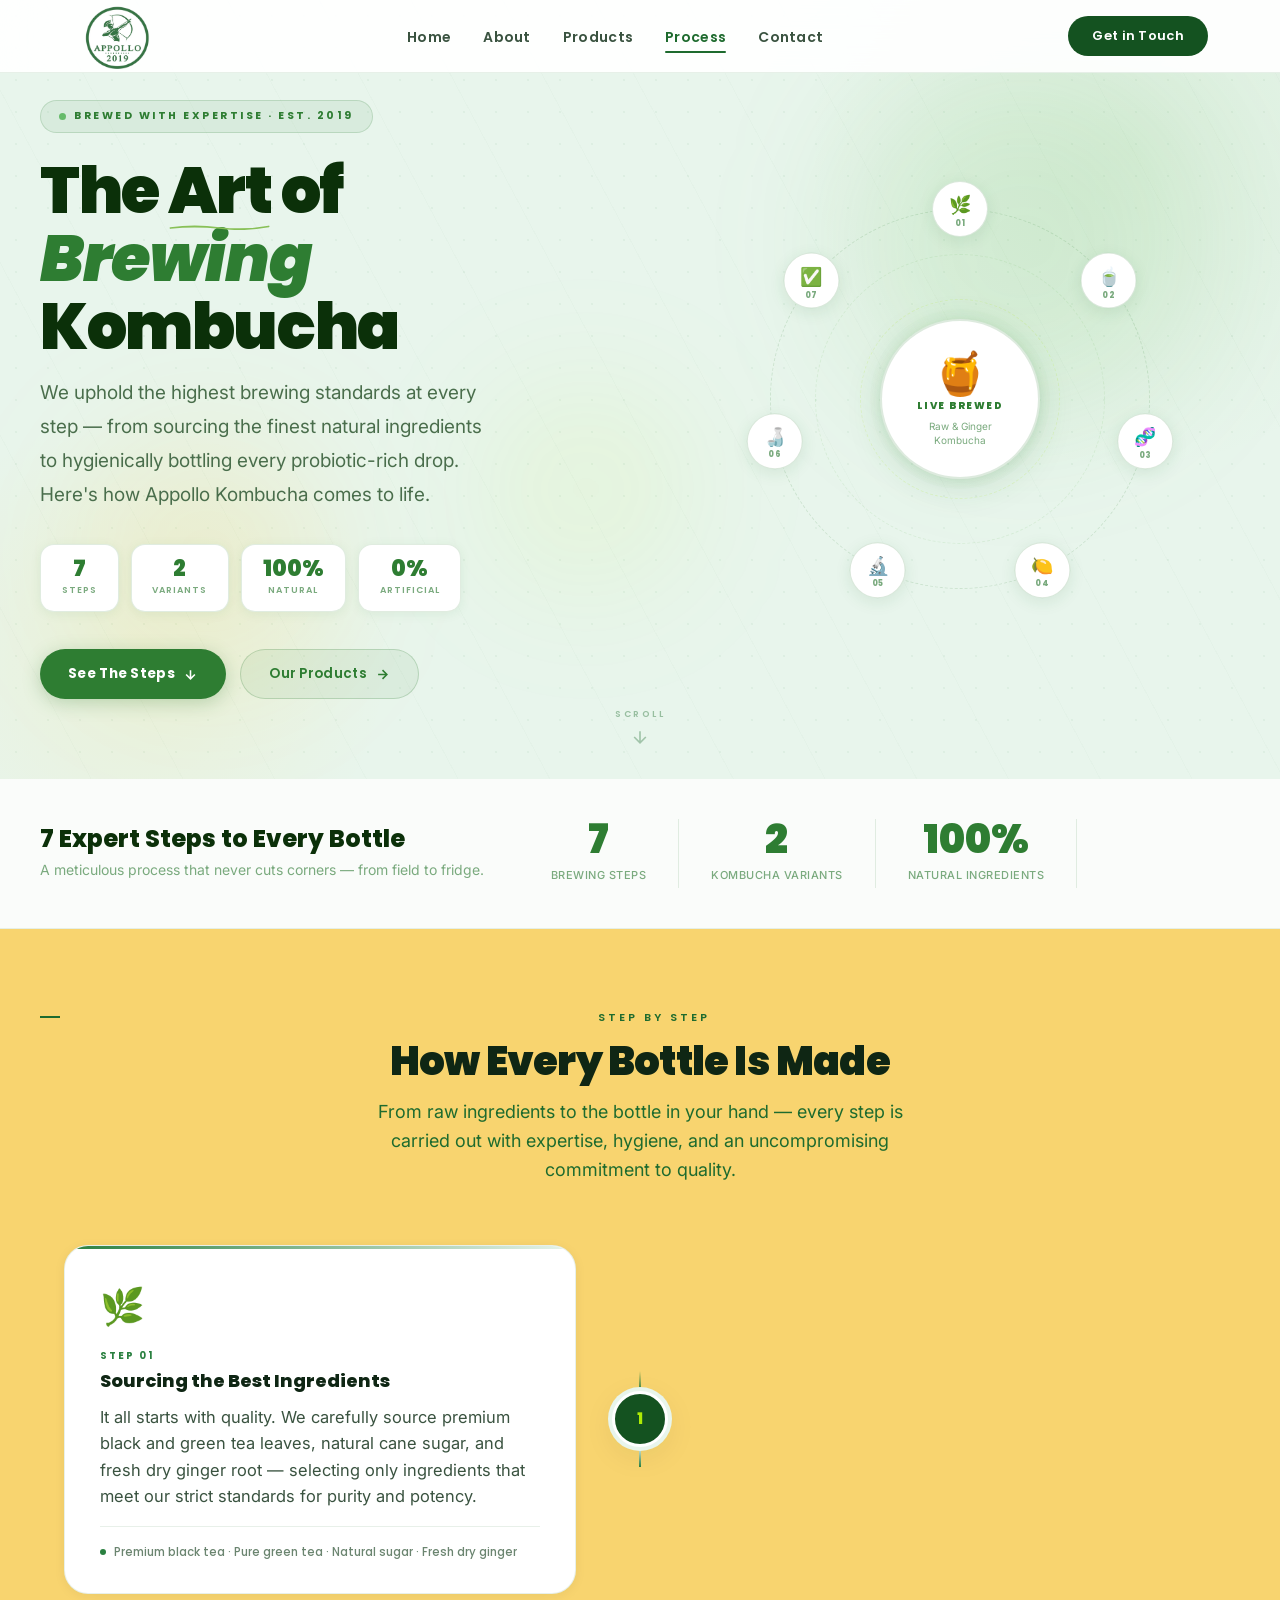
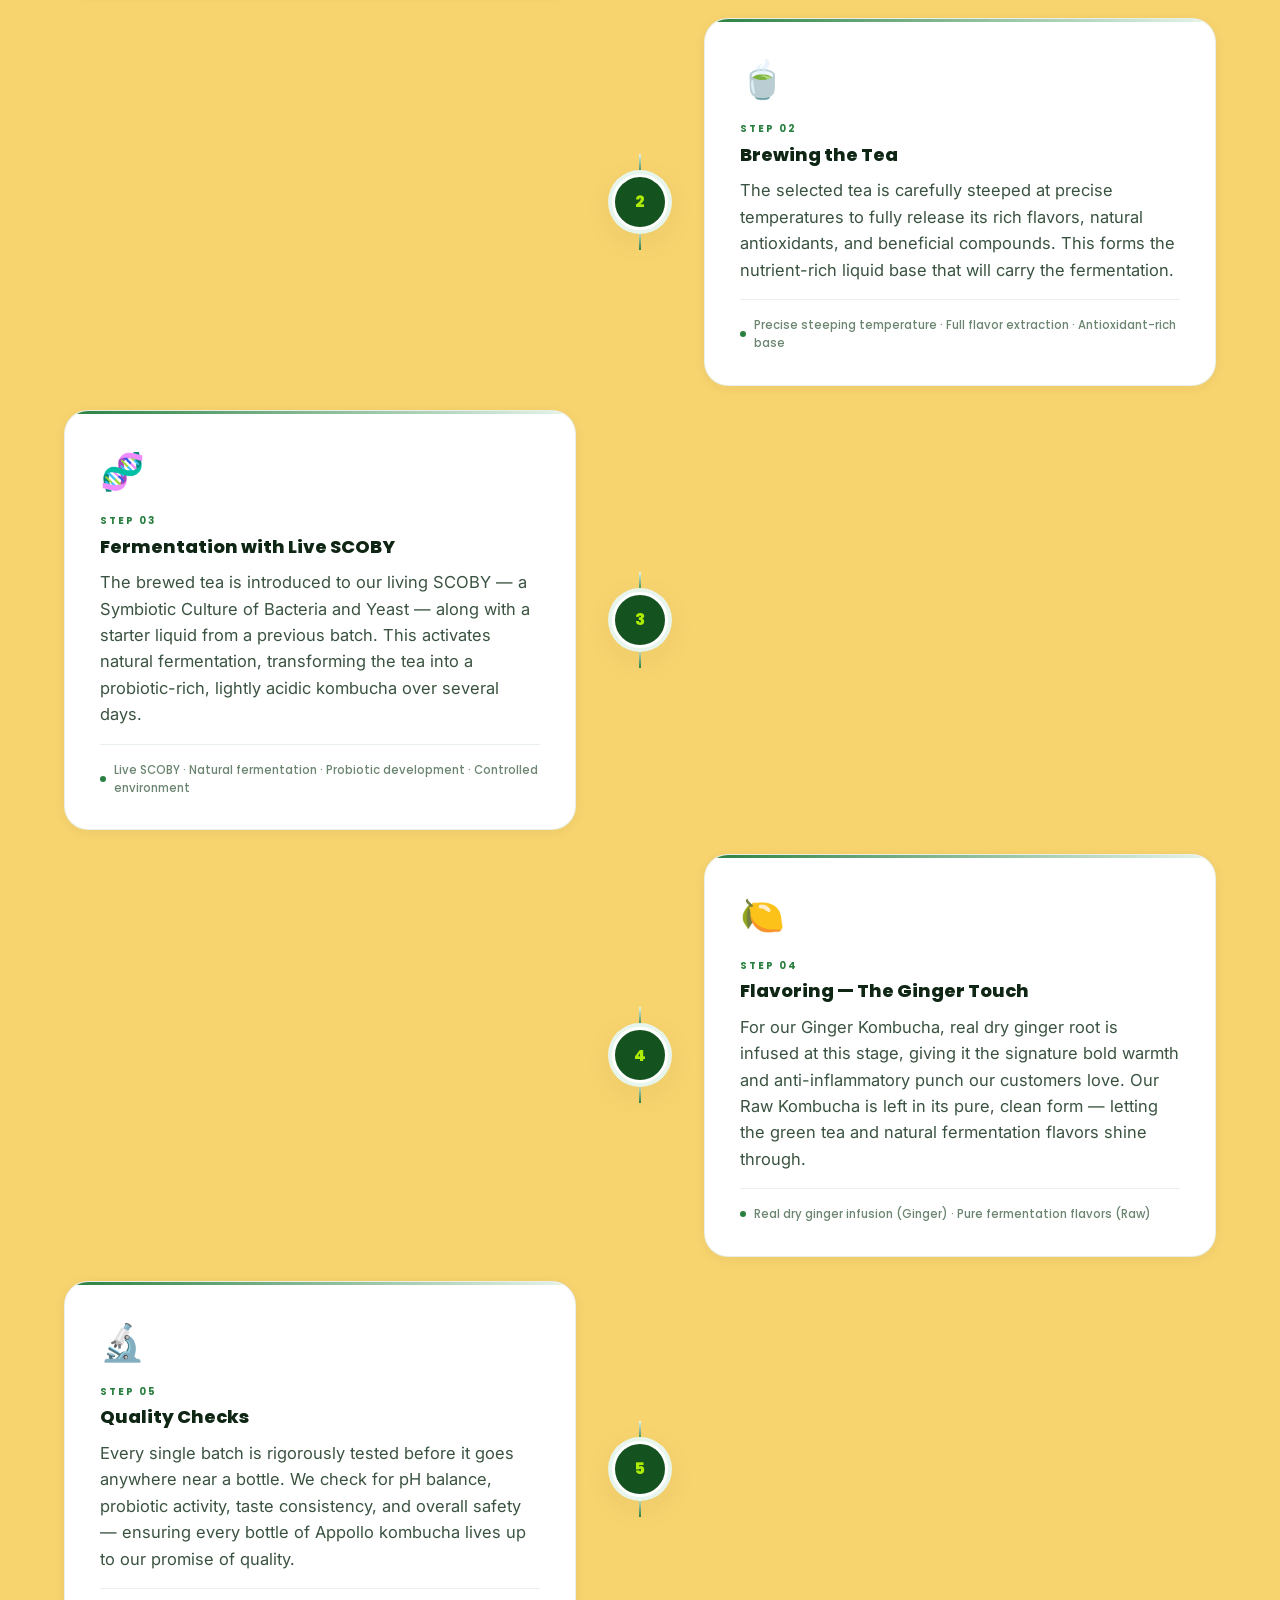
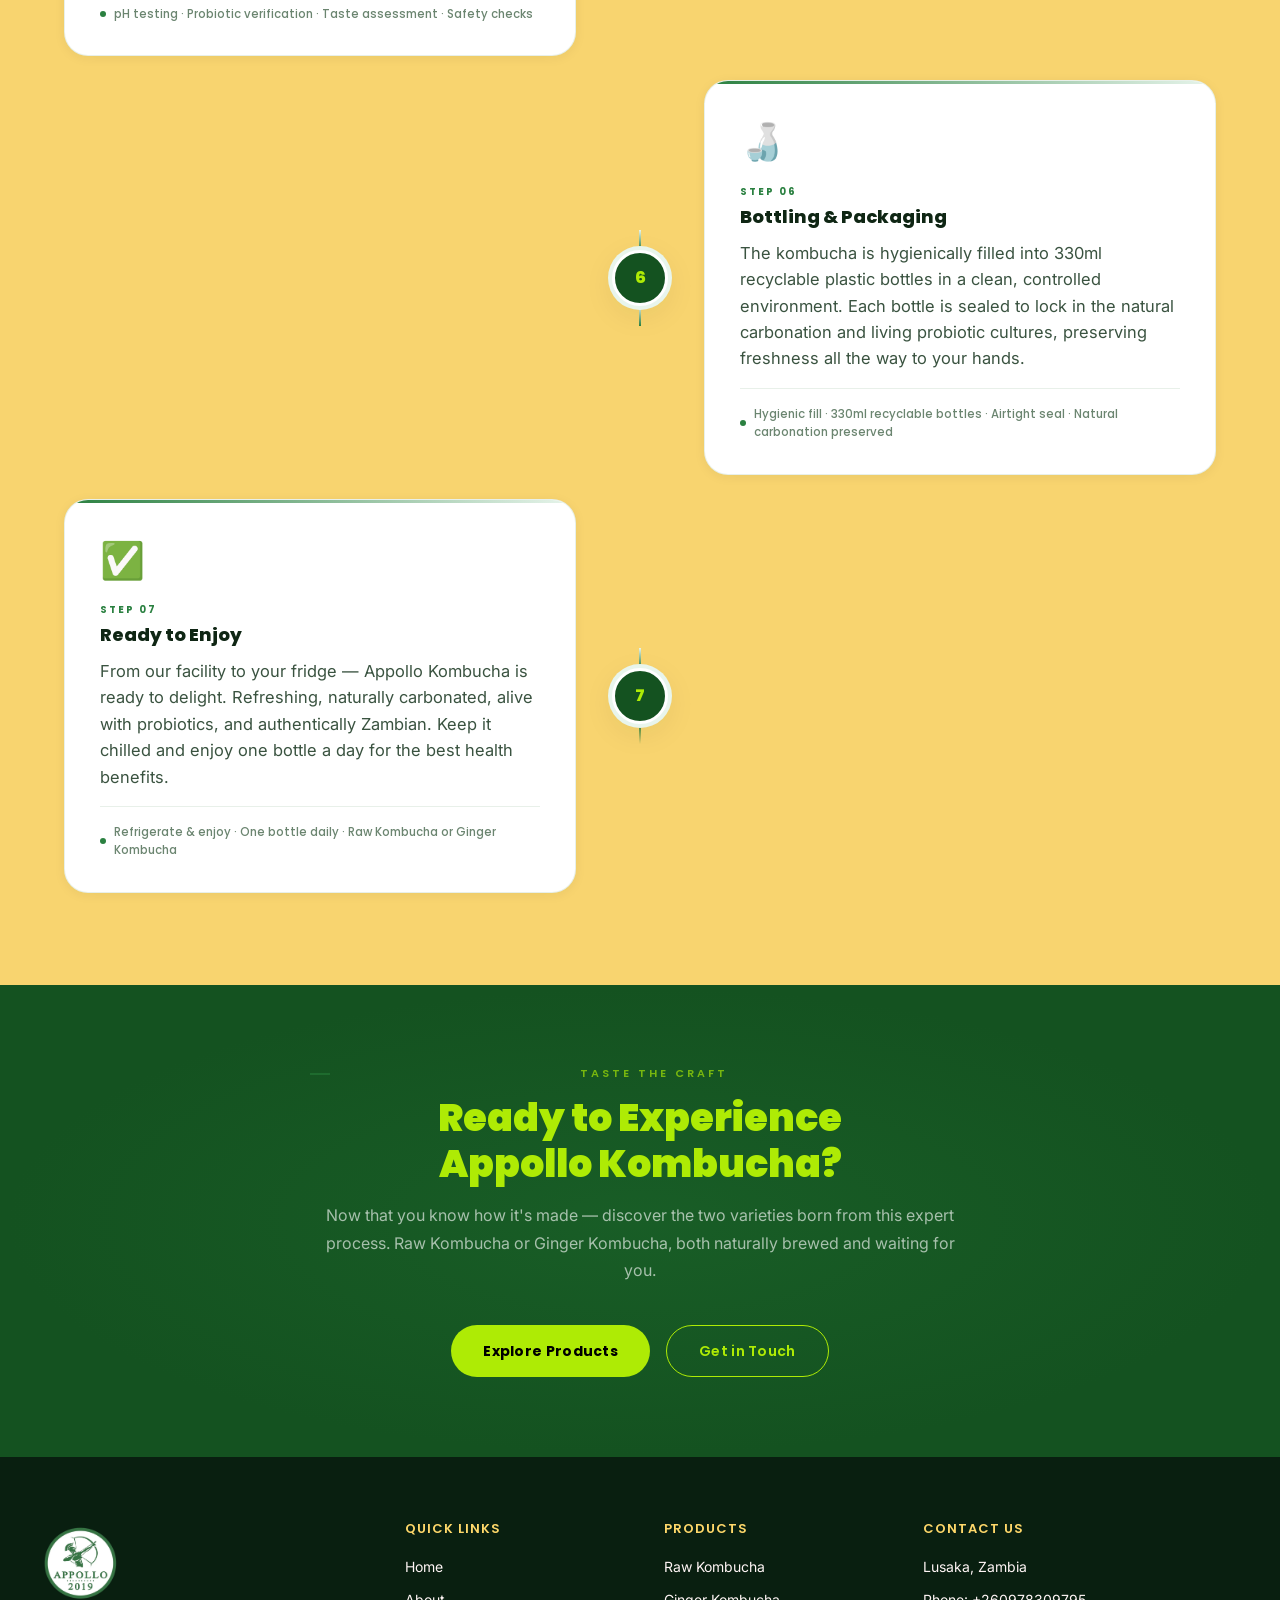
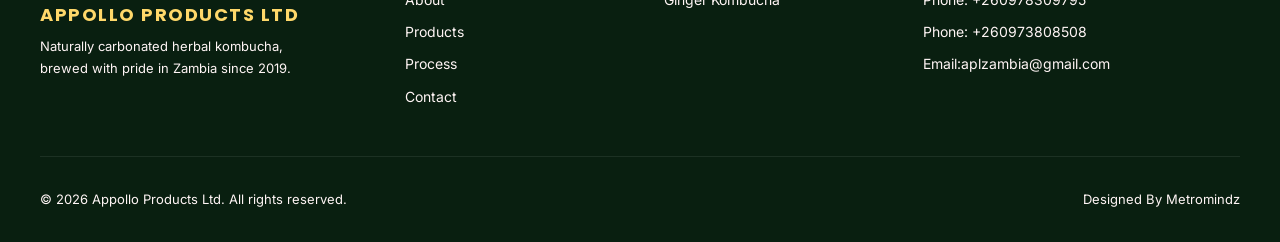
<file: process.html>
<!DOCTYPE html>
<html lang="en">
<head>
  <meta charset="UTF-8">
  <meta name="viewport" content="width=device-width, initial-scale=1.0">
  <title>Process | Appollo Products</title>
  <meta name="description" content="Discover how Appollo Products Ltd crafts Zambia's finest kombucha — from sourcing the finest ingredients to bottling every probiotic-rich drop.">
  <link rel="preconnect" href="https://fonts.googleapis.com">
  <link rel="preconnect" href="https://fonts.gstatic.com" crossorigin>
  <link
    href="https://fonts.googleapis.com/css2?family=Inter:wght@300;400;500;600&family=Poppins:wght@400;500;600;700;800&display=swap"
    rel="stylesheet">
  <link rel="stylesheet" href="style.css">
  <link rel="icon" type="image/ico" href="Assets/favicon.ico">
  <style>

    /* ═══════════════════════════════════════════════════════
       PROCESS HERO — FRESH LIGHT PANORAMIC
       Palette: warm cream #faf9f5 · sage #eef7ee · amber glow
       Two-column: left text + right animated step wheel
    ═══════════════════════════════════════════════════════ */

    /* Breadcrumb 
    .breadcrumb-bar {
      position: fixed; top: 72px; left: 0; right: 0; z-index: 99;
      background: rgba(255,255,255,0.96); backdrop-filter: blur(10px);
      border-bottom: 1px solid rgba(30,107,46,0.1); padding: 0 2rem;
    }
    .breadcrumb-bar-inner {
      max-width: 1200px; margin: 0 auto;
      display: flex; align-items: center; height: 38px; gap: 0.5rem;
    }
    .breadcrumb-bar a, .breadcrumb-bar span {
      font-family: 'Poppins', sans-serif; font-size: 12px; font-weight: 500;
      color: rgba(11,48,9,0.45); text-decoration: none; transition: color 0.2s;
    }
    .breadcrumb-bar a:hover { color: #1e6b2e; }
    .breadcrumb-bar .bc-current { color: #1e6b2e; font-weight: 600; }
    .breadcrumb-bar .bc-sep { font-size: 10px; opacity: 0.3; }

    /* ── Hero section ── */
    .proc-hero {
      position: relative;
      min-height: 70vh;
      display: flex;
      align-items: center;
      padding: 100px 2rem 80px;   /* navbar 72 + bc 38 = 110, plus buffer */
      background: var(--green-light);
      overflow: hidden;
    }

    /* Large circle background blobs */
    .proc-hero::before {
      content: '';
      position: absolute; top: -200px; right: -200px;
      width: 700px; height: 700px; border-radius: 50%;
      background: radial-gradient(circle, rgba(100,180,80,0.1) 0%, transparent 65%);
      pointer-events: none;
    }
    .proc-hero::after {
      content: '';
      position: absolute; bottom: -140px; left: -120px;
      width: 520px; height: 520px; border-radius: 50%;
      background: radial-gradient(circle, rgba(255,191,0,0.08) 0%, transparent 68%);
      pointer-events: none;
    }

    /* Subtle grid dots */
    .hero-grid-dots {
      position: absolute; inset: 0; pointer-events: none;
      background-image: radial-gradient(circle, rgba(30,107,46,0.05) 1px, transparent 1px);
      background-size: 32px 32px;
    }

    /* Animated blobs */
    .hero-blob { position: absolute; border-radius: 50%; filter: blur(68px); pointer-events: none; animation: blob-float 10s ease-in-out infinite; }
    .hero-blob-a { width: 360px; height: 360px; background: rgba(100,190,80,0.12);  top: 8%; right: 6%;   animation-delay: 0s; }
    .hero-blob-b { width: 260px; height: 260px; background: rgba(255,191,0,0.09);   bottom: 12%; left: 6%;  animation-delay: -5s; }
    .hero-blob-c { width: 200px; height: 200px; background: rgba(174,235,5,0.08);   top: 50%; left: 38%;  animation-delay: -3s; }
    @keyframes blob-float {
      0%,100%{transform:translate(0,0) scale(1);}
      33%{transform:translate(16px,-22px) scale(1.04);}
      66%{transform:translate(-12px,14px) scale(0.97);}
    }

    /* Diagonal stripe accent — very subtle */
    .hero-stripe {
      position: absolute; inset: 0; pointer-events: none;
      background-image: repeating-linear-gradient(
        62deg, transparent, transparent 80px,
        rgba(30,107,46,0.018) 80px, rgba(30,107,46,0.018) 81px
      );
    }

    /* Main layout */
    .proc-hero-content {
      align-items: center;
      position: relative; z-index: 5;
      max-width: 1200px; margin: 0 auto; width: 100%;
      display: grid; grid-template-columns: 1fr 1fr;
      gap: 5rem; align-items: center;
      animation: hero-reveal 0.9s ease 0.1s both;
    }
    @keyframes hero-reveal {
      from { opacity: 0; transform: translateY(28px); }
      to   { opacity: 1; transform: translateY(0); }
    }

    /* ── LEFT: text ── */
    /* .proc-hero-text { } */

    .proc-eyebrow {
      display: inline-flex; align-items: center; gap: 0.5rem;
      font-family: 'Poppins', sans-serif; font-size: 10.5px; font-weight: 700;
      letter-spacing: 2.5px; text-transform: uppercase;
      color: #2e7d32; background: rgba(46,125,50,0.08);
      border: 1px solid rgba(46,125,50,0.18);
      padding: 7px 18px; border-radius: 30px; margin-bottom: 1.5rem;
    }
    .eyebrow-pulse {
      width: 7px; height: 7px; border-radius: 50%; background: #66bb6a;
      animation: pulse-dot 2s ease-in-out infinite;
    }
    @keyframes pulse-dot { 0%,100%{opacity:1;transform:scale(1);} 50%{opacity:0.4;transform:scale(0.65);} }

    .proc-hero-text h1 {
      font-family: 'Poppins', sans-serif;
      font-size: clamp(34px, 5vw, 64px);
      font-weight: 900; color: #0b3009;
      line-height: 1.06; letter-spacing: -0.022em;
      margin-bottom: 1rem;
    }
    .proc-hero-text h1 .h1-italic { font-style: italic; color: #2e7d32; }

    /* Wavy underline accent on one word */
    .h1-underline {
      position: relative; display: inline-block;
    }
    .h1-underline::after {
      content: '';
      position: absolute; left: 0; right: 0; bottom: -5px; height: 6px;
      background: url("data:image/svg+xml,%3Csvg xmlns='http://www.w3.org/2000/svg' viewBox='0 0 200 12'%3E%3Cpath d='M2 8 Q50 2 100 8 Q150 14 198 5' stroke='%2388c057' stroke-width='3.5' fill='none' stroke-linecap='round'/%3E%3C/svg%3E")
        no-repeat center / 100% 100%;
    }

    .proc-hero-sub {
      font-size: 19px; color: #4a6e4c; line-height: 1.78;
      max-width: 460px; margin-bottom: 2rem;
    }

    /* Stat chips row */
    .proc-stat-row {
      display: flex; gap: 0.75rem; flex-wrap: wrap; margin-bottom: 2.3rem;
    }
    .proc-stat-chip {
      display: flex; flex-direction: column; align-items: center;
      background: #fff; border: 1px solid rgba(46,125,50,0.15);
      border-radius: 14px; padding: 0.85rem 1.3rem;
      box-shadow: 0 2px 12px rgba(30,107,46,0.07);
      transition: transform 0.22s, box-shadow 0.22s;
      min-width: 76px;
    }
    .proc-stat-chip:hover { transform: translateY(-3px); box-shadow: 0 8px 22px rgba(30,107,46,0.12); }
    .proc-stat-num { font-family: 'Poppins', sans-serif; font-size: 22px; font-weight: 900; color: #2e7d32; line-height: 1; }
    .proc-stat-lbl { font-family: 'Poppins', sans-serif; font-size: 9px; font-weight: 600; letter-spacing: 1px; text-transform: uppercase; color: #7aaa7e; margin-top: 0.2rem; text-align: center; }

    /* CTA buttons */
    .proc-hero-btns { display: flex; gap: 0.9rem; flex-wrap: wrap; }
    .btn-leaf {
      display: inline-flex; align-items: center; gap: 0.5rem;
      background: #2e7d32; color: #fff;
      font-family: 'Poppins', sans-serif; font-size: 13.5px; font-weight: 700;
      padding: 13px 28px; border-radius: 40px; text-decoration: none;
      letter-spacing: 0.3px; transition: all 0.3s ease;
      box-shadow: 0 4px 18px rgba(46,125,50,0.26);
    }
    .btn-leaf:hover { background: #1b5e20; transform: translateY(-3px); box-shadow: 0 10px 28px rgba(46,125,50,0.3); }
    .btn-sage-outline {
      display: inline-flex; align-items: center; gap: 0.5rem;
      background: rgba(46,125,50,0.07); color: #2e7d32;
      font-family: 'Poppins', sans-serif; font-size: 13.5px; font-weight: 600;
      padding: 13px 28px; border-radius: 40px; border: 1.5px solid rgba(46,125,50,0.22);
      text-decoration: none; letter-spacing: 0.3px; transition: all 0.3s ease;
    }
    .btn-sage-outline:hover { background: rgba(46,125,50,0.13); border-color: rgba(46,125,50,0.4); transform: translateY(-2px); }

    /* ── RIGHT: Step wheel / orbit ── */
    .proc-hero-visual {
      height: 100%;
      display: flex;
       justify-content: center; 
       align-items: center;
    }

    .step-orbit {
      position: relative;
      width: 400px; height: 400px;
      display: flex; align-items: center; justify-content: center;
    }

    /* Concentric rings */
    .orbit-ring {
      position: absolute; border-radius: 50%; border: 1.5px dashed;
      top: 50%; left: 50%; transform: translate(-50%,-50%);
    }
    .orbit-ring-1 { width: 380px; height: 380px; border-color: rgba(46,125,50,0.15); animation: spin-ring 32s linear infinite; }
    .orbit-ring-2 { width: 290px; height: 290px; border-color: rgba(100,180,80,0.12); animation: spin-ring 22s linear infinite reverse; }
    .orbit-ring-3 { width: 200px; height: 200px; border-color: rgba(174,235,5,0.15); animation: spin-ring 16s linear infinite; }
    @keyframes spin-ring { from{transform:translate(-50%,-50%) rotate(0deg);} to{transform:translate(-50%,-50%) rotate(360deg);} }

    /* Soft glow at center */
    .orbit-glow {
      position: absolute; width: 180px; height: 180px; border-radius: 50%;
      background: radial-gradient(circle, rgba(174,235,5,0.14) 0%, rgba(100,180,80,0.07) 50%, transparent 80%);
      top: 50%; left: 50%; transform: translate(-50%,-50%);
      animation: glow-breathe 5s ease-in-out infinite;
    }
    @keyframes glow-breathe { 0%,100%{opacity:0.7;transform:translate(-50%,-50%) scale(1);} 50%{opacity:1;transform:translate(-50%,-50%) scale(1.1);} }

    /* Centre card */
    .orbit-center {
      position: relative; z-index: 10;
      width: 160px; height: 160px; border-radius: 50%;
      background: #fff;
      border: 2px solid rgba(46,125,50,0.16);
      box-shadow: 0 8px 36px rgba(30,107,46,0.13), 0 2px 8px rgba(30,107,46,0.07);
      display: flex; flex-direction: column; align-items: center; justify-content: center;
      text-align: center; gap: 0.3rem;
      animation: center-float 6s ease-in-out infinite;
      
    }
    @keyframes center-float { 0%,100%{transform:translateY(0);} 50%{transform:translateY(-10px);} }
    .orbit-center-icon { font-size: 42px; line-height: 1; }
    .orbit-center-title {
      font-family: 'Poppins', sans-serif; font-size: 10px; font-weight: 800;
      color: #2e7d32; letter-spacing: 1.5px; text-transform: uppercase;
    }
    .orbit-center-sub { font-size: 10px; color: #7aaa7e; line-height: 1.4; }

    /* Orbiting step nodes */
    .step-node {
      position: absolute;
      top: 50%;
      left:50%;
      transform:translate(-50%,-50%);
      transform-origin:center;
      width: 56px; height: 56px; border-radius: 50%;
      background: #fff;
      border: 1.5px solid rgba(46,125,50,0.18);
      box-shadow: 0 4px 16px rgba(30,107,46,0.1);
      display: flex; flex-direction: column; align-items: center; justify-content:center ;
      font-size: 18px; gap: 1px;
      transition: transform 0.3s, box-shadow 0.3s;
      cursor: default;
      /* Positioning handled by CSS variables */
      --angle: 0deg;
      --radius: 190px;
      transform: translate(-50%, -50%) rotate(var(--angle)) translate(var(--radius)) rotate(calc(-1 * var(--angle)));
    }
    .step-node-inner {
      width: 100%; height: 100%;
      display: flex; flex-direction: column; align-items: center; justify-content: center;
      animation: node-bob var(--dur, 5s) ease-in-out infinite var(--delay, 0s);
    }
    .step-node:hover {
  transform:
    translate(-50%, -50%)
    rotate(var(--angle))
    translate(var(--radius))
    rotate(calc(-1 * var(--angle)))
    scale(1.18);

  box-shadow: 0 8px 24px rgba(30,107,46,0.18);
}
    .step-node-num {
      font-family: 'Poppins', sans-serif; font-size: 8px; font-weight: 800;
      color: #7aaa7e; letter-spacing: 0.5px; line-height: 1;
    }
    @keyframes node-bob {
      0%, 100% { transform: translateY(0) scale(1); }
      50% { transform: translateY(-7px) scale(1.04); }
    }

    /* Position each node around the ring starting from the top (-90deg) */
    .node-1 { --angle: -90deg; }
    .node-2 { --angle: -38.57deg; }
    .node-3 { --angle: 12.86deg; }
    .node-4 { --angle: 64.29deg; }
    .node-5 { --angle: 115.71deg; }
    .node-6 { --angle: 167.14deg; }
    .node-7 { --angle: 218.57deg; }
    /* Scroll cue */
    .proc-scroll-cue {
      position: absolute; bottom: 2rem; left: 50%; transform: translateX(-50%);
      z-index: 10; display: flex; flex-direction: column; align-items: center;
      gap: 0.35rem; animation: bounce-down 2.3s ease-in-out infinite;
      text-decoration: none;
    }
    .proc-scroll-cue span { font-family:'Poppins',sans-serif; font-size:9px; letter-spacing:2.5px; text-transform:uppercase; color:rgba(30,107,46,0.4); font-weight:600; }
    .proc-scroll-cue svg { color: rgba(30,107,46,0.35); }
    @keyframes bounce-down { 0%,100%{transform:translateX(-50%) translateY(0);} 50%{transform:translateX(-50%) translateY(6px);} }

    /* ════════════════════════════════════
       STATS BAR — white/light
    ════════════════════════════════════ */
    .steps-count-bar {
      background: var(--off-white); padding: 2.5rem 2rem;
      border-bottom: 1px solid rgba(46,125,50,0.1);
      box-shadow: 0 2px 18px rgba(30,107,46,0.06);
    }
    .steps-count-inner { max-width:1200px; 
      margin:0 auto;
       display:flex; 
       align-items:center; 
       justify-content:space-between;
        gap:2rem;
         flex-wrap:wrap; 
        }
    .steps-count-text h3 { font-family:'Poppins',sans-serif; 
    font-size:clamp(18px,2.5vw,24px);
     font-weight:800; 
     color:#0b3009; 
     margin-bottom:0.3rem;
     }
    .steps-count-text p { color:#7aaa7e;
       font-size:14px; 
      }
    .steps-count-nums {
       display:flex;
        gap:2rem; 
        flex-wrap:wrap;
       }
    .count-item {
       text-align:center;
       }
    .count-num {
       font-family:'Poppins',sans-serif; 
       font-size:clamp(28px,3.5vw,40px); 
       font-weight:900;
       color:#2e7d32; 
       line-height:1; 
       display:block;
       }
    .count-label {
       font-size:11px; 
       color:#7aaa7e; 
       font-weight:500; 
       letter-spacing:0.5px; 
       text-transform:uppercase; 
       margin-top:0.3rem; 
      }
    .count-divider { 
      width:1px;
       background:rgba(46,125,50,0.12);
        align-self:stretch;
       }

    /* ══════════════════════════════════════
       REST OF PAGE (intro, steps, quality, variants, testimonials, cta)
    ══════════════════════════════════════ */

    .proc-steps-section { padding:5rem 2rem; background:#f8d46f; position:relative; overflow:hidden; }
    .proc-steps-section .section-inner { max-width:1200px; margin:0 auto; position:relative; z-index:2; }
    .proc-steps-header { text-align:center; margin-bottom:3rem; }
    .proc-steps-header .section-label { font-family:'Poppins',sans-serif; font-size:11px; text-transform:uppercase; letter-spacing:3px; color:var(--green); font-weight:600; display:block; margin-bottom:0.7rem; }
    .proc-steps-header h2 { font-size:clamp(26px,3.5vw,40px); font-weight:900; color:var(--text-heading); margin-bottom:0.8rem; letter-spacing:-0.02em; }
    .proc-steps-header p { color:var(--green); font-size:18px; max-width:540px; margin:0 auto; line-height:1.6; }
    .proc-steps-list { display:flex; flex-direction:column; gap:0; }
    .proc-step { display:grid; grid-template-columns:1fr 80px 1fr; gap:0; align-items:center; position:relative; }
    .proc-step:nth-child(even) .proc-step-card { order:3; }
    .proc-step:nth-child(even) .proc-step-spine { order:2; }
    .proc-step:nth-child(even) .proc-step-empty { order:1; }
    .proc-step-spine { display:flex; flex-direction:column; align-items:center; position:relative; }
    .proc-step-spine-line { width:2px; flex:1; min-height:20px; background:linear-gradient(to bottom,var(--green-light),var(--green-mid)); }
    .proc-step-spine-line.top { background:linear-gradient(to bottom,transparent,var(--green-mid)); }
    .proc-step-spine-line.bottom { background:linear-gradient(to bottom,var(--green-mid),transparent); }
    .proc-step-dot { width:56px; height:56px; border-radius:50%; background:var(--green-dark); display:flex; align-items:center; justify-content:center; font-family:'Poppins',sans-serif; font-size:16px; font-weight:800; color:#aeeb05; border:3px solid var(--white); box-shadow:0 0 0 4px var(--green-light),var(--shadow-md); flex-shrink:0; z-index:2; position:relative; transition:transform 0.3s ease,box-shadow 0.3s ease; }
    .proc-step:hover .proc-step-dot { transform:scale(1.12); box-shadow:0 0 0 6px rgba(30,107,46,0.2),var(--shadow-lg); }
    .proc-step-card { background:var(--white); border-radius:var(--radius-lg); padding:2rem 2.2rem; margin:0.75rem 1.5rem; box-shadow:var(--shadow-sm); border:1px solid var(--border); transition:transform 0.35s var(--ease-out),box-shadow 0.35s ease; position:relative; overflow:hidden; }
    .proc-step-card::before { content:''; position:absolute; top:0; left:0; right:0; height:3px; background:linear-gradient(to right,var(--green-mid),var(--green-light)); border-radius:3px 3px 0 0; }
    .proc-step-card:hover { transform:translateY(-5px); box-shadow:var(--shadow-lg); }
    .proc-step-icon { font-size:36px; margin-bottom:0.8rem; display:block; }
    .proc-step-label { font-family:'Poppins',sans-serif; font-size:10px; font-weight:700; letter-spacing:2px; text-transform:uppercase; color:var(--green-mid); margin-bottom:0.4rem; }
    .proc-step-card h3 { font-size:18px; font-weight:800; color:var(--text-heading); margin-bottom:0.7rem; line-height:1.25; }
    .proc-step-card p { font-size:16.5px; color:var(--text-body); line-height:1.6; }
    .proc-step-detail { display:flex; align-items:center; gap:0.5rem; margin-top:1rem; padding-top:1rem; border-top:1px solid var(--border); font-family:'Poppins',sans-serif; font-size:11.5px; color:var(--text-muted); font-weight:500; }
    .proc-step-detail-dot { width:6px; height:6px; border-radius:50%; background:var(--green-mid); flex-shrink:0; }
    .quality-section { padding:6rem 2rem; background:var(--green-deep); position:relative; overflow:hidden; }
    .quality-section::before { content:''; position:absolute; inset:0; background:radial-gradient(ellipse at 20% 50%,rgba(30,107,46,0.28) 0%,transparent 55%),radial-gradient(ellipse at 85% 20%,rgba(184,120,0,0.12) 0%,transparent 50%); pointer-events:none; }
    .quality-section .section-inner { max-width:1200px; margin:0 auto; position:relative; z-index:2; }
    .quality-section .section-header { text-align:center; margin-bottom:4rem; }
    .quality-section .section-header .section-label { font-family:'Poppins',sans-serif; font-size:11px; text-transform:uppercase; letter-spacing:3px; color:rgba(174,235,5,0.7); font-weight:600; display:block; margin-bottom:0.7rem; }
    .quality-section .section-header h2 { font-size:clamp(26px,3.5vw,40px); font-weight:900; color:#aeeb05; margin-bottom:0.8rem; }
    .quality-section .section-header p { color:rgba(255,255,255,0.55); font-size:18px; max-width:520px; margin:0 auto; line-height:1.6; }
    .quality-grid { display:grid; grid-template-columns:repeat(3,1fr); gap:1.8rem; }
    .quality-card { background:rgba(255,255,255,0.05); border:1px solid rgba(255,255,255,0.08); border-radius:var(--radius-lg); padding:2rem 1.8rem; text-align:center; transition:transform 0.3s ease,background 0.3s ease,border-color 0.3s ease; }
    .quality-card:hover { transform:translateY(-6px); background:rgba(255,255,255,0.09); border-color:rgba(174,235,5,0.22); }
    .quality-icon { font-size:40px; display:block; margin-bottom:1.1rem; }
    .quality-card h3 { font-size:17px; font-weight:700; color:#aeeb05; margin-bottom:0.7rem; }
    .quality-card p { font-size:16px; color:rgba(255,255,255,0.6); line-height:1.6; }
    .variants-section { padding:6rem 2rem; background:#e9d5a8; }
    .variants-section .section-inner { max-width:1200px; margin:0 auto; }
    .variants-section .section-header { text-align:center; margin-bottom:4rem; }
    .variants-section .section-header .section-label { font-family:'Poppins',sans-serif; font-size:11px; text-transform:uppercase; letter-spacing:3px; color:var(--green); font-weight:600; display:block; margin-bottom:0.7rem; }
    .variants-section .section-header h2 { font-size:clamp(26px,3.5vw,40px); font-weight:900; color:var(--text-heading); margin-bottom:0.8rem; }
    .variants-section .section-header p { color:var(--text-muted); font-size:18px; max-width:520px; margin:0 auto; line-height:1.6; }
    .variants-grid { display:grid; grid-template-columns:1fr 1fr; gap:2.5rem; }
    .variant-card { border-radius:var(--radius-lg); overflow:hidden; box-shadow:var(--shadow-md); transition:transform 0.35s var(--ease-out),box-shadow 0.35s ease; }
    .variant-card:hover { transform:translateY(-8px); box-shadow:var(--shadow-lg); }
    .variant-img-zone { height:280px; display:flex; align-items:center; justify-content:center; position:relative; overflow:hidden; }
    .variant-card.raw .variant-img-zone { background:linear-gradient(160deg,#0d3b1a 0%,#1e6b2e 100%); }
    .variant-card.ginger .variant-img-zone { background:linear-gradient(160deg,#2b1800 0%,#5c3300 100%); }
    .variant-glow { position:absolute; width:220px; height:220px; border-radius:50%; opacity:0.2; left:50%; top:50%; transform:translate(-50%,-50%); animation:glow-pulse 4s ease-in-out infinite; }
    .variant-card.raw .variant-glow { background:radial-gradient(circle,#aeeb05 0%,transparent 70%); }
    .variant-card.ginger .variant-glow { background:radial-gradient(circle,#ffd86a 0%,transparent 70%); animation-delay:1.5s; }
    .variant-img-zone img { 
      width:200px; 
      height:250px;
       object-fit:contain; 
       position:relative; 
       z-index:2; 
       filter:drop-shadow(0 16px 36px rgba(0,0,0,0.4)); 
       animation:float 6s ease-in-out infinite; 
      }
    .variant-card.ginger .variant-img-zone img {
       animation-delay:0.8s;
       }
    .variant-badge {
       position:absolute;
        top:1.2rem; 
        right:1.2rem;
         font-family:'Poppins',sans-serif; 
         font-size:10px;
          font-weight:700; 
          letter-spacing:1.5px; 
          text-transform:uppercase; 
          padding:5px 14px; 
          border-radius:var(--radius-full);
           z-index:5; 
          }
    .variant-card.raw .variant-badge { 
      background:rgba(174,235,5,0.15); 
      color:#aeeb05;
       border:1px solid rgba(174,235,5,0.3); 
      }
    .variant-card.ginger .variant-badge {
       background:rgba(255,216,106,0.15); 
       color:var(--gold-warm); 
       border:1px solid rgba(255,216,106,0.3); 
      }
    .variant-info { padding:1.8rem 2rem 2rem; background:var(--white); }
    .variant-name { font-family:'Poppins',sans-serif; font-size:20px; font-weight:800; color:var(--text-heading); margin-bottom:0.5rem; }
    .variant-tagline { font-size:13.5px; color:var(--text-muted); font-style:italic; margin-bottom:1.2rem; }
    .variant-traits { display:flex; flex-wrap:wrap; gap:0.5rem; }
    .vtrait { font-family:'Poppins',sans-serif; font-size:11px; font-weight:600; padding:5px 13px; border-radius:var(--radius-full); }
    .variant-card.raw .vtrait { background:var(--green-light); color:var(--green-dark); border:1px solid rgba(30,107,46,0.15); }
    .variant-card.ginger .vtrait { background:var(--gold-pale); color:var(--gold); border:1px solid rgba(184,120,0,0.15); }
    .proc-testimonials { padding:6rem 2rem; background:var(--white); }
    .proc-testimonials .section-inner { max-width:1200px; margin:0 auto; }
    .proc-testimonials .section-header { text-align:center; margin-bottom:4rem; }
    .proc-testimonials .section-header .section-label { font-family:'Poppins',sans-serif; font-size:11px; text-transform:uppercase; letter-spacing:3px; color:var(--green); font-weight:600; display:block; margin-bottom:0.7rem; }
    .proc-testimonials .section-header h2 { font-size:clamp(26px,3.5vw,38px); font-weight:900; color:var(--text-heading); margin-bottom:0.5rem; }
    .proc-testimonials .section-header p { color:var(--text-muted); font-size:16px; }
    .proc-cta { padding:5rem 2rem; background:var(--green-dark); text-align:center; position:relative; overflow:hidden; }
    .proc-cta::before { content:''; position:absolute; inset:0; background:radial-gradient(ellipse at center,rgba(30,107,46,0.45) 0%,transparent 70%); pointer-events:none; }
    .proc-cta .section-inner { position:relative; z-index:2; max-width:660px; margin:0 auto; }
    .proc-cta .section-label { font-family:'Poppins',sans-serif; font-size:11px; text-transform:uppercase; letter-spacing:3px; color:rgba(174,235,5,0.65); font-weight:600; display:block; margin-bottom:0.8rem; }
    .proc-cta h2 { font-size:clamp(24px,3vw,38px); font-weight:900; color:#aeeb05; margin-bottom:1rem; }
    .proc-cta p { color:rgba(255,255,255,0.62); font-size:16px; margin-bottom:2.5rem; line-height:1.72; }
    .proc-cta-btns { display:flex; gap:1rem; justify-content:center; flex-wrap:wrap; }
    .btn-gold { display:inline-flex; align-items:center; justify-content:center; gap:0.5rem; background:#aeeb05; color: black; font-family:'Poppins',sans-serif; font-size:14px; font-weight:700; padding:14px 32px; border-radius:var(--radius-full); border:none; letter-spacing:0.3px; transition:all 0.3s ease; text-decoration:none; cursor:pointer; }
    .btn-gold:hover { background:var(--green-dark);  color:white;  transform:translateY(-3px); box-shadow:0 12px 30px rgba(0,0,0,0.25); }
    .btn-outline-white { display:inline-flex; align-items:center; justify-content:center;  border-color:#aeeb05 ;   background:transparent; color:#aeeb05; font-family:'Poppins',sans-serif; font-size:14px; font-weight:600; padding:14px 32px; border-radius:var(--radius-full); border:1.5px solid #aeeb05; letter-spacing:0.3px; transition:all 0.3s ease; text-decoration:none; }
    .btn-outline-white:hover { background:var(--green-dark); border-color:#aeeb05; color:white; transform:translateY(-2px); }

    /* ══ RESPONSIVE ══ */
    @media(max-width:1100px){ .quality-grid{grid-template-columns:repeat(2,1fr);} .proc-intro .section-inner{gap:3.5rem;} }
    @media(max-width:900px){
      .proc-hero{padding:130px 1.5rem 70px; min-height:auto;}
      .proc-hero-content{grid-template-columns:1fr; text-align:center; gap:3rem;}
      .proc-stat-row{justify-content:center;}
      .proc-hero-btns{justify-content:center;}
      .proc-hero-sub{margin:0 auto 2rem;}
      .step-orbit{width:300px; height:300px;}
      .orbit-ring-1{width:284px; height:284px;}
      .orbit-ring-2{width:218px; height:218px;}
      .orbit-ring-3{width:152px; height:152px;}
      .orbit-center{width:120px; height:120px;}
      .orbit-center-icon{font-size:32px;}
      .step-node{width:46px; height:46px; font-size:15px;}
      .step-node { --radius: 142px; }
      .node-1 { --angle: -90deg; }
      .node-2 { --angle: -38.57deg; }
      .node-3 { --angle: 12.86deg; }
      .node-4 { --angle: 64.29deg; }
      .node-5 { --angle: 115.71deg; }
      .node-6 { --angle: 167.14deg; }
      .node-7 { --angle: 218.57deg; }

      .proc-step{grid-template-columns:50px 1fr;}
      .proc-step-empty{display:none;}
      .proc-step:nth-child(even) .proc-step-card,.proc-step:nth-child(even) .proc-step-spine,.proc-step:nth-child(even) .proc-step-empty{order:unset;}
      .proc-step-spine{grid-column:1; grid-row:1/span 2;}
      .proc-step-card{grid-column:2; margin:0.5rem 0 0.5rem 1rem;}
      .quality-grid{grid-template-columns:1fr 1fr; gap:1.4rem;}
      .variants-grid{grid-template-columns:1fr; max-width:440px; margin:0 auto;}
    }
    @media(max-width:768px){
      .breadcrumb-bar{top:56px;}
      .proc-hero{padding:116px 1.25rem 60px;}
      .proc-steps-section,.quality-section,.variants-section,.proc-testimonials,.proc-cta,.proc-intro{padding:5rem 1.25rem;}
      .steps-count-bar{padding:2rem 1.25rem;}
      .steps-count-inner{flex-direction:column; gap:1.5rem; align-items:flex-start;}
      .steps-count-nums{gap:1rem;}
      .count-divider{display:none;}
      .proc-step-card{padding:1.5rem 1.6rem; margin:0.4rem 0 0.4rem 0.8rem;}
      .proc-step-dot{width:46px; height:46px; font-size:14px;}
      .quality-grid{grid-template-columns:1fr; max-width:400px; margin:0 auto; gap:1.2rem;}
      .proc-cta-btns{flex-direction:column; align-items:center;}
      .btn-gold,.btn-outline-white{width:100%; max-width:300px;}
      .proc-hero-btns{flex-direction:column; align-items:center; gap:0.8rem;}
      .btn-leaf,.btn-sage-outline{width:100%; max-width:280px; justify-content:center;}
      .proc-stat-row{gap:0.5rem;}
      .proc-stat-chip{padding:0.75rem 1rem; min-width:68px;}
      .proc-scroll-cue{display:none;}
    }
    @media(max-width:576px){
      .proc-hero{padding:108px 1rem 50px;}
      .proc-hero-text h1{font-size:30px;}
      .proc-hero-sub{font-size:15px;}
      .step-orbit{width:250px; height:250px;}
      .orbit-ring-1{width:236px; height:236px;}
      .orbit-ring-2{width:180px; height:180px;}
      .orbit-ring-3{width:126px; height:126px;}
      .orbit-center{width:100px; height:100px;}
      .orbit-center-icon{font-size:28px;}
      .step-node { --radius: 118px; }
      .proc-stat-num{font-size:19px;}
      .proc-steps-section,.quality-section,.variants-section,.proc-testimonials,.proc-cta,.proc-intro{padding:4rem 1rem;}
    }
    @media(max-width:400px){
      .proc-hero{padding:100px 0.9rem 40px;}
      .proc-hero-text h1{font-size:27px;}
      .step-orbit{width:220px; height:220px;}
      .orbit-ring-1{width:208px;height:208px;}
      .orbit-ring-2{width:160px;height:160px;}
      .step-node { --radius: 104px; }
    }
  </style>
</head>
<body>

  <!-- NAV -->
  <nav id="navbar">
    <div class="nav-inner">
      <a href="index.html" class="nav-logo" id="navLogo">
        <img src="Assets/LOGO (2).webp" alt="Appollo Logo" class="nav-logo-img">
      </a>
      <ul class="nav-links" id="navLinks">
        <li><a href="index.html"    class="nav-link">Home</a></li>
        <li><a href="about.html"    class="nav-link">About</a></li>
        <li><a href="products.html" class="nav-link">Products</a></li>
        <li><a href="process.html"  class="nav-link active">Process</a></li>
        <li><a href="contact.html"  class="nav-link">Contact</a></li>
      </ul>
      <a href="contact.html" class="nav-cta" id="navCta">Get in Touch</a>
      <button class="mobile-toggle" id="mobileToggle" aria-label="Toggle menu">
        <span></span><span></span><span></span>
      </button>
    </div>
  </nav>

  <!-- ════════════════════════════════════
       HERO — LIGHT PANORAMIC
  ════════════════════════════════════ -->
  <section class="proc-hero">
    <div class="hero-grid-dots"></div>
    <div class="hero-stripe"></div>
    <div class="hero-blob hero-blob-a"></div>
    <div class="hero-blob hero-blob-b"></div>
    <div class="hero-blob hero-blob-c"></div>

    <div class="proc-hero-content">

      <!-- LEFT: text -->
      <div class="proc-hero-text">
        <div class="proc-eyebrow">
          <span class="eyebrow-pulse"></span>
          Brewed with Expertise · Est. 2019
        </div>

        <h1>The <span class="h1-underline">Art</span> of<br>
          <span class="h1-italic">Brewing</span> Kombucha
        </h1>

        <p class="proc-hero-sub">We uphold the highest brewing standards at every step — from sourcing the finest natural ingredients to hygienically bottling every probiotic-rich drop. Here's how Appollo Kombucha comes to life.</p>

        <!-- Stat chips -->
        <div class="proc-stat-row">
          <div class="proc-stat-chip"><span class="proc-stat-num">7</span><span class="proc-stat-lbl">Steps</span></div>
          <div class="proc-stat-chip"><span class="proc-stat-num">2</span><span class="proc-stat-lbl">Variants</span></div>
          <div class="proc-stat-chip"><span class="proc-stat-num">100%</span><span class="proc-stat-lbl">Natural</span></div>
          <div class="proc-stat-chip"><span class="proc-stat-num">0%</span><span class="proc-stat-lbl">Artificial</span></div>
        </div>

        <!-- Buttons -->
        <div class="proc-hero-btns">
          <a href="#steps" class="btn-leaf">
            See The Steps
            <svg width="15" height="15" viewBox="0 0 24 24" fill="none" stroke="currentColor" stroke-width="2.5"><path d="M12 5v14M5 12l7 7 7-7"/></svg>
          </a>
          <a href="products.html" class="btn-sage-outline">
            Our Products
            <svg width="15" height="15" viewBox="0 0 24 24" fill="none" stroke="currentColor" stroke-width="2.5"><path d="M5 12h14M12 5l7 7-7 7"/></svg>
          </a>
        </div>
      </div>

      <!-- RIGHT: animated step orbit -->
      <div class="proc-hero-visual">
        <div class="step-orbit">
          <!-- Rings -->
          <div class="orbit-ring orbit-ring-1"></div>
          <div class="orbit-ring orbit-ring-2"></div>
          <div class="orbit-ring orbit-ring-3"></div>
          <!-- Glow -->
          <div class="orbit-glow"></div>

          <!-- 7 step nodes -->
          <div class="step-node node-1" title="Sourcing Ingredients"><div class="step-node-inner">🌿<span class="step-node-num">01</span></div></div>
          <div class="step-node node-2" title="Brewing the Tea"><div class="step-node-inner">🍵<span class="step-node-num">02</span></div></div>
          <div class="step-node node-3" title="SCOBY Fermentation"><div class="step-node-inner">🧬<span class="step-node-num">03</span></div></div>
          <div class="step-node node-4" title="Flavoring"><div class="step-node-inner">🍋<span class="step-node-num">04</span></div></div>
          <div class="step-node node-5" title="Quality Checks"><div class="step-node-inner">🔬<span class="step-node-num">05</span></div></div>
          <div class="step-node node-6" title="Bottling"><div class="step-node-inner">🍶<span class="step-node-num">06</span></div></div>
          <div class="step-node node-7" title="Ready to Enjoy"><div class="step-node-inner">✅<span class="step-node-num">07</span></div></div>

          <!-- Centre -->
          <div class="orbit-center">
            <div class="orbit-center-icon">🍯</div>
            <div class="orbit-center-title">Live Brewed</div>
            <div class="orbit-center-sub">Raw &amp; Ginger<br>Kombucha</div>
          </div>
        </div>
      </div>

    </div>

    <!-- Scroll cue -->
    <a href="#steps" class="proc-scroll-cue">
      <span>Scroll</span>
      <svg width="20" height="20" viewBox="0 0 24 24" fill="none" stroke="currentColor" stroke-width="2"><path d="M12 5v14M5 12l7 7 7-7"/></svg>
    </a>
  </section>

  <!-- STATS BAR -->
  <div class="steps-count-bar">
    <div class="steps-count-inner">
      <div class="steps-count-text">
        <h3>7 Expert Steps to Every Bottle</h3>
        <p>A meticulous process that never cuts corners — from field to fridge.</p>
      </div>
      <div class="steps-count-nums stagger">
        <div class="count-item"><span class="count-num">7</span><span class="count-label">Brewing Steps</span></div>
        <div class="count-divider"></div>
        <div class="count-item"><span class="count-num">2</span><span class="count-label">Kombucha Variants</span></div>
        <div class="count-divider"></div>
        <div class="count-item"><span class="count-num">100%</span><span class="count-label">Natural Ingredients</span></div>
        <div class="count-divider"></div>
        <div class="count-item"><span class="count-num">0%</span><span class="count-label">Artificial Additives</span></div>
      </div>
    </div>
  </div>



  <!-- 7-STEP PROCESS -->
  <section class="proc-steps-section" id="steps">
    <div class="section-inner">
      <div class="proc-steps-header reveal-up">
        <span class="section-label">Step by Step</span>
        <h2>How Every Bottle Is Made</h2>
        <p>From raw ingredients to the bottle in your hand — every step is carried out with expertise, hygiene, and an uncompromising commitment to quality.</p>
      </div>
      <div class="proc-steps-list">
        <div class="proc-step reveal-left">
          <div class="proc-step-card" data-step="1"><span class="proc-step-icon">🌿</span><div class="proc-step-label">Step 01</div><h3>Sourcing the Best Ingredients</h3><p>It all starts with quality. We carefully source premium black and green tea leaves, natural cane sugar, and fresh dry ginger root — selecting only ingredients that meet our strict standards for purity and potency.</p><div class="proc-step-detail"><div class="proc-step-detail-dot"></div>Premium black tea · Pure green tea · Natural sugar · Fresh dry ginger</div></div>
          <div class="proc-step-spine"><div class="proc-step-spine-line top"></div><div class="proc-step-dot">1</div><div class="proc-step-spine-line"></div></div>
          <div class="proc-step-empty"></div>
        </div>
        <div class="proc-step reveal-right">
          <div class="proc-step-empty"></div>
          <div class="proc-step-spine"><div class="proc-step-spine-line"></div><div class="proc-step-dot">2</div><div class="proc-step-spine-line"></div></div>
          <div class="proc-step-card" data-step="2"><span class="proc-step-icon">🍵</span><div class="proc-step-label">Step 02</div><h3>Brewing the Tea</h3><p>The selected tea is carefully steeped at precise temperatures to fully release its rich flavors, natural antioxidants, and beneficial compounds. This forms the nutrient-rich liquid base that will carry the fermentation.</p><div class="proc-step-detail"><div class="proc-step-detail-dot"></div>Precise steeping temperature · Full flavor extraction · Antioxidant-rich base</div></div>
        </div>
        <div class="proc-step reveal-left">
          <div class="proc-step-card" data-step="3"><span class="proc-step-icon">🧬</span><div class="proc-step-label">Step 03</div><h3>Fermentation with Live SCOBY</h3><p>The brewed tea is introduced to our living SCOBY — a Symbiotic Culture of Bacteria and Yeast — along with a starter liquid from a previous batch. This activates natural fermentation, transforming the tea into a probiotic-rich, lightly acidic kombucha over several days.</p><div class="proc-step-detail"><div class="proc-step-detail-dot"></div>Live SCOBY · Natural fermentation · Probiotic development · Controlled environment</div></div>
          <div class="proc-step-spine"><div class="proc-step-spine-line"></div><div class="proc-step-dot">3</div><div class="proc-step-spine-line"></div></div>
          <div class="proc-step-empty"></div>
        </div>
        <div class="proc-step reveal-right">
          <div class="proc-step-empty"></div>
          <div class="proc-step-spine"><div class="proc-step-spine-line"></div><div class="proc-step-dot">4</div><div class="proc-step-spine-line"></div></div>
          <div class="proc-step-card" data-step="4"><span class="proc-step-icon">🍋</span><div class="proc-step-label">Step 04</div><h3>Flavoring — The Ginger Touch</h3><p>For our Ginger Kombucha, real dry ginger root is infused at this stage, giving it the signature bold warmth and anti-inflammatory punch our customers love. Our Raw Kombucha is left in its pure, clean form — letting the green tea and natural fermentation flavors shine through.</p><div class="proc-step-detail"><div class="proc-step-detail-dot"></div>Real dry ginger infusion (Ginger) · Pure fermentation flavors (Raw)</div></div>
        </div>
        <div class="proc-step reveal-left">
          <div class="proc-step-card" data-step="5"><span class="proc-step-icon">🔬</span><div class="proc-step-label">Step 05</div><h3>Quality Checks</h3><p>Every single batch is rigorously tested before it goes anywhere near a bottle. We check for pH balance, probiotic activity, taste consistency, and overall safety — ensuring every bottle of Appollo kombucha lives up to our promise of quality.</p><div class="proc-step-detail"><div class="proc-step-detail-dot"></div>pH testing · Probiotic verification · Taste assessment · Safety checks</div></div>
          <div class="proc-step-spine"><div class="proc-step-spine-line"></div><div class="proc-step-dot">5</div><div class="proc-step-spine-line"></div></div>
          <div class="proc-step-empty"></div>
        </div>
        <div class="proc-step reveal-right">
          <div class="proc-step-empty"></div>
          <div class="proc-step-spine"><div class="proc-step-spine-line"></div><div class="proc-step-dot">6</div><div class="proc-step-spine-line"></div></div>
          <div class="proc-step-card" data-step="6"><span class="proc-step-icon">🍶</span><div class="proc-step-label">Step 06</div><h3>Bottling &amp; Packaging</h3><p>The kombucha is hygienically filled into 330ml recyclable plastic bottles in a clean, controlled environment. Each bottle is sealed to lock in the natural carbonation and living probiotic cultures, preserving freshness all the way to your hands.</p><div class="proc-step-detail"><div class="proc-step-detail-dot"></div>Hygienic fill · 330ml recyclable bottles · Airtight seal · Natural carbonation preserved</div></div>
        </div>
        <div class="proc-step reveal-left">
          <div class="proc-step-card" data-step="7"><span class="proc-step-icon">✅</span><div class="proc-step-label">Step 07</div><h3>Ready to Enjoy</h3><p>From our facility to your fridge — Appollo Kombucha is ready to delight. Refreshing, naturally carbonated, alive with probiotics, and authentically Zambian. Keep it chilled and enjoy one bottle a day for the best health benefits.</p><div class="proc-step-detail"><div class="proc-step-detail-dot"></div>Refrigerate &amp; enjoy · One bottle daily · Raw Kombucha or Ginger Kombucha</div></div>
          <div class="proc-step-spine"><div class="proc-step-spine-line"></div><div class="proc-step-dot">7</div><div class="proc-step-spine-line bottom"></div></div>
          <div class="proc-step-empty"></div>
        </div>
      </div>
    </div>
  </section>

  <!-- QUALITY
  <section class="quality-section">
    <div class="section-inner">
      <div class="section-header reveal-up">
        <span class="section-label">Our Standards</span>
        <h2>Quality in Every Drop</h2>
        <p>We uphold the highest brewing standards so that every sip of Appollo Kombucha is safe, refreshing, and full of natural goodness.</p>
      </div>
      <div class="quality-grid stagger">
        <div class="quality-card"><span class="quality-icon">🌿</span><h3>100% Natural Inputs</h3><p>Every ingredient — tea, sugar, ginger, SCOBY — is natural. We never use artificial flavors, colors, or preservatives at any stage.</p></div>
        <div class="quality-card"><span class="quality-icon">🧪</span><h3>Batch Testing</h3><p>Each batch is individually tested for pH, taste, probiotic activity, and safety before a single bottle is filled.</p></div>
        <div class="quality-card"><span class="quality-icon">🏭</span><h3>Hygienic Facility</h3><p>Our Zambia-based brewery maintains strict hygiene standards throughout the brewing and bottling process.</p></div>
        <div class="quality-card"><span class="quality-icon">🦠</span><h3>Live Probiotic Guarantee</h3><p>We verify live probiotic cultures are present and active in every batch — not just during production, but through to the shelf.</p></div>
        <div class="quality-card"><span class="quality-icon">♻️</span><h3>Sustainable Packaging</h3><p>Our 330ml bottles are fully recyclable. We're committed to minimizing our environmental impact as we grow.</p></div>
        <div class="quality-card"><span class="quality-icon">🇿🇲</span><h3>Proudly Made in Zambia</h3><p>Brewed, tested, and bottled right here in Zambia — supporting local and delivering authenticity in every sip.</p></div>
      </div>
    </div>
  </section>-->


  <!-- CTA -->
  <section class="proc-cta reveal-up">
    <div class="section-inner">
      <span class="section-label">Taste the Craft</span>
      <h2>Ready to Experience<br>Appollo Kombucha?</h2>
      <p>Now that you know how it's made — discover the two varieties born from this expert process. Raw Kombucha or Ginger Kombucha, both naturally brewed and waiting for you.</p>
      <div class="proc-cta-btns">
        <a href="products.html" class="btn-gold">Explore Products</a>
        <a href="contact.html" class="btn-outline-white">Get in Touch</a>
      </div>
    </div>
  </section>

  <!-- FOOTER -->
  <footer id="footer">
    <div class="footer-inner">
      <div class="footer-top">
        <div class="footer-brand-col">
          <div class="footer-brand-row">
            <img src="Assets/LOGO (2).webp" alt="Appollo Logo" class="footer-logo-img">
            <div><div class="footer-brand">APPOLLO PRODUCTS LTD</div><div class="footer-tagline">Naturally carbonated herbal kombucha,<br>brewed with pride in Zambia since 2019.</div></div>
          </div>
        </div>
        <div class="footer-col"><h4>Quick Links</h4><ul><li><a href="index.html">Home</a></li><li><a href="about.html">About</a></li><li><a href="products.html">Products</a></li><li><a href="process.html">Process</a></li><li><a href="contact.html">Contact</a></li></ul></div>
        <div class="footer-col"><h4>Products</h4><ul><li><a href="products.html">Raw Kombucha</a></li><li><a href="products.html">Ginger Kombucha</a></li></ul>        </div>
        <div class="footer-col">
          <h4>Contact us</h4>
        <ul>
            <li>Lusaka, Zambia</li>
            <li><a href="tel:+260978309795">Phone: +260978309795</a></li>
            <li><a href="tel:+260973808508">Phone: +260973808508</a></li>
            <li><a href="mailto:aplzambia@gmail.com"> Email:aplzambia@gmail.com</a></li>
          </ul>
        </div>
      </div>
      <div class="footer-bottom">
        <p>© 2026 Appollo Products Ltd. All rights reserved.</p>
        <p>Designed By <a href="https://metromindz.com/" target="_blank" rel="noopener noreferrer"><span>Metromindz</span></a></p>
      </div>
    </div>
  </footer>

  <script src="script.js?v=1.1"></script>
</body>
</html>
</file>
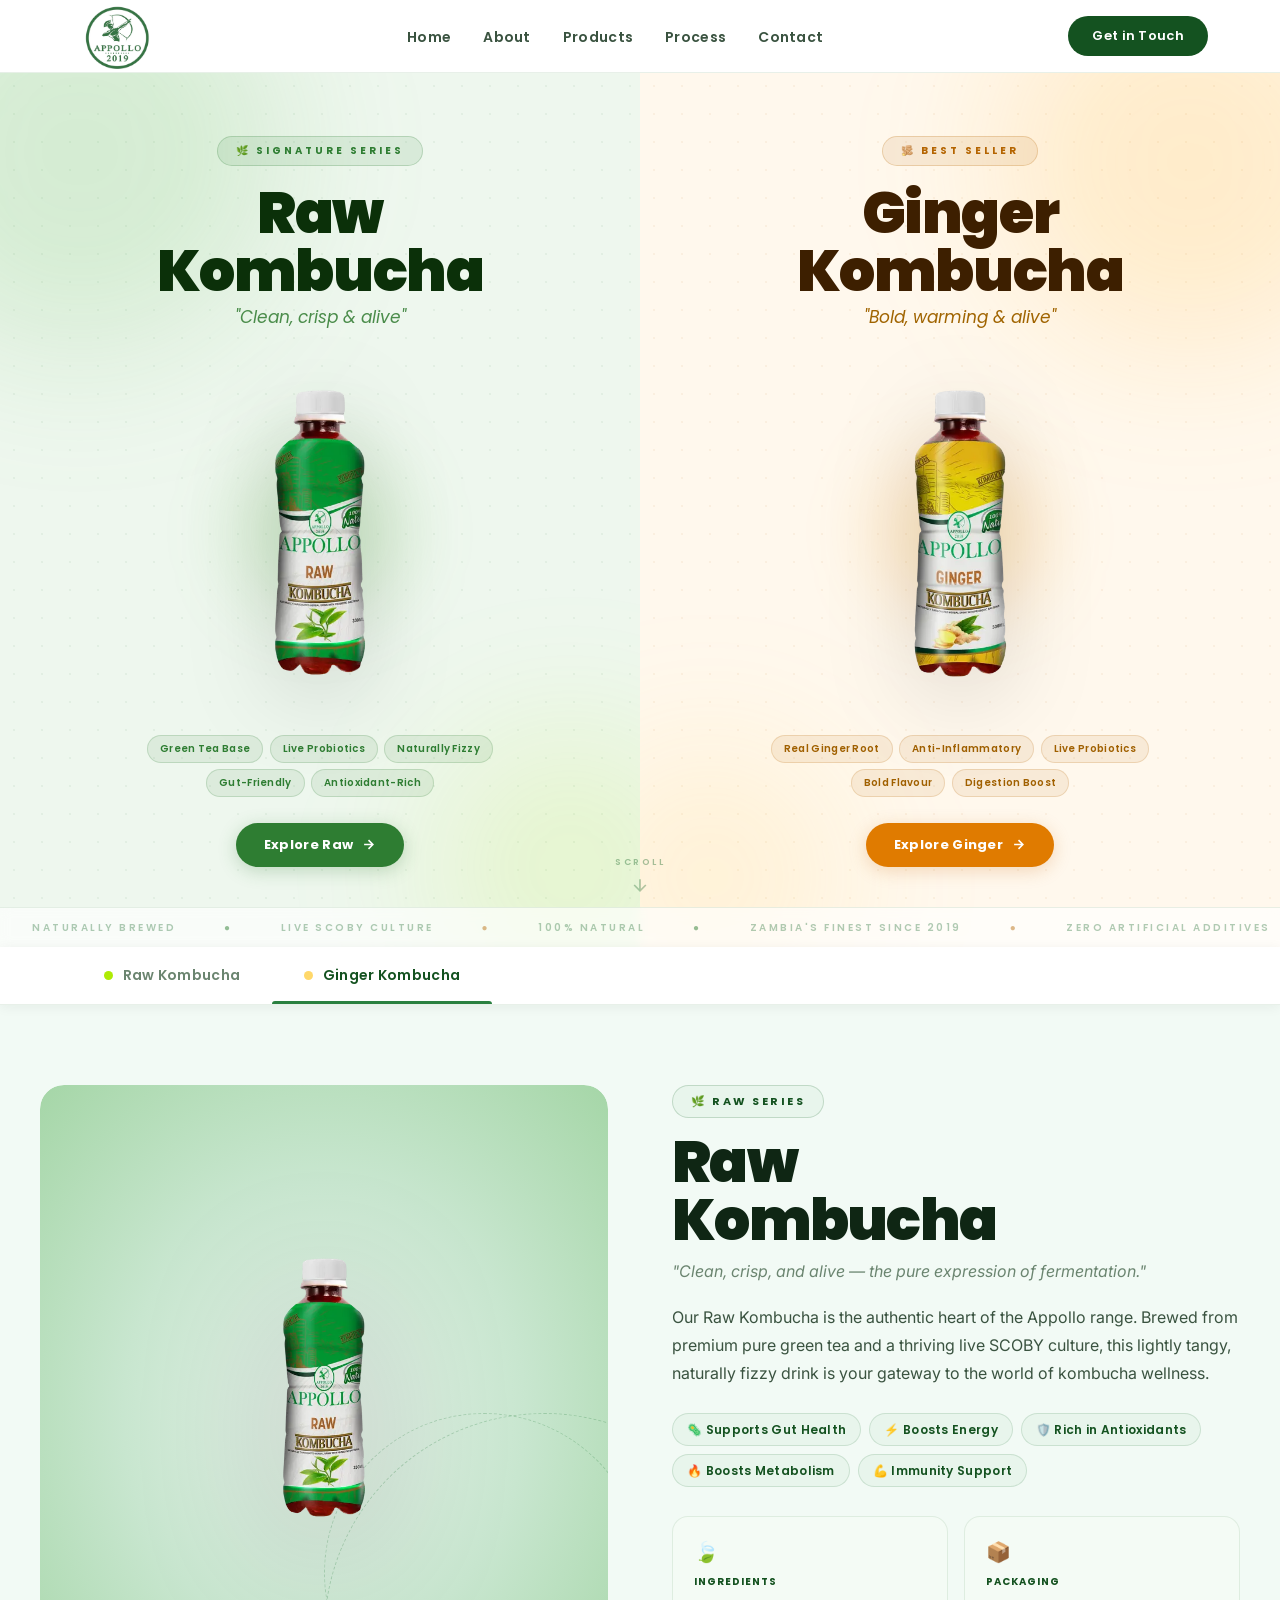
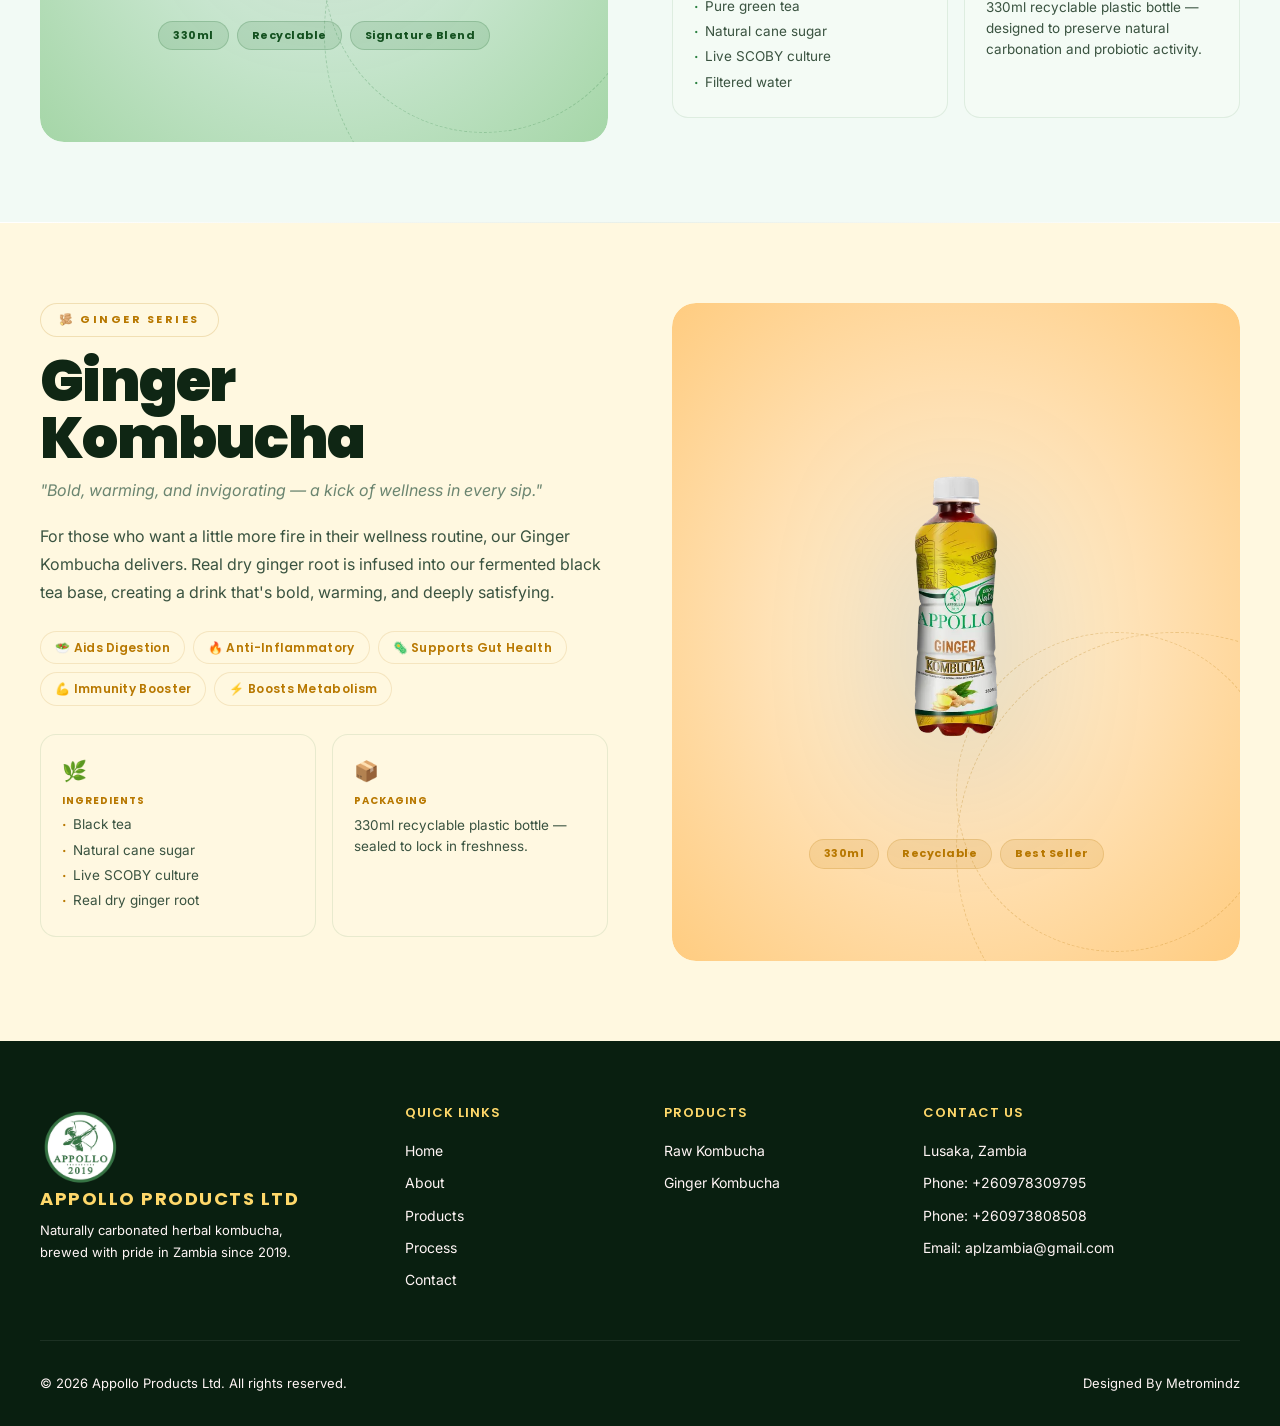
<file: products.html>
<!DOCTYPE html>
<html lang="en">
<head>
  <meta charset="UTF-8">
  <meta name="viewport" content="width=device-width, initial-scale=1.0">
  <title>Products | Appollo Products</title>
  <meta name="description" content="Explore Appollo Products Ltd's two signature kombucha varieties — Raw Kombucha and Ginger Kombucha. Naturally brewed, probiotic-rich, 100% natural. Zambia's finest since 2019.">
  <link rel="preconnect" href="https://fonts.googleapis.com">
  <link rel="preconnect" href="https://fonts.gstatic.com" crossorigin>
  <link href="https://fonts.googleapis.com/css2?family=Inter:wght@300;400;500;600&family=Poppins:wght@400;500;600;700;800&display=swap" rel="stylesheet">
  <link rel="stylesheet" href="style.css">
  <link rel="icon" type="image/ico" href="Assets/favicon.ico">
  <style>

    /* ═══════════════════════════════
       HERO — SPLIT SCREEN
    ═══════════════════════════════ */
    .prod-hero {
      position: relative;
      min-height: 80vh;
      display: grid;
      grid-template-columns: 1fr 1fr;
      overflow: hidden;
      padding-top: 72px; /* navbar height */
    }

    .hero-panel {
      position: relative;
      display: flex;
      flex-direction: column;
      align-items: center;
      justify-content: center;
      padding: 4rem 2rem 5rem;
      overflow: hidden;
      cursor: pointer;
      transition: flex 0.6s cubic-bezier(0.77, 0, 0.175, 1);
    }
    .hero-panel.left  { background: #eef7ee; }
    .hero-panel.right { background: #fff8ed; }

    @media (min-width: 900px) {
      .hero-panel { flex: 1; }
      .hero-panel:hover { flex: 1.14; }
    }

    .panel-blob {
      position: absolute;
      border-radius: 50%;
      filter: blur(72px);
      pointer-events: none;
      animation: blob-sway 9s ease-in-out infinite;
    }
    .left  .panel-blob-1 { width: 400px; height: 400px; background: rgba(100,190,90,0.18);  top: -120px; left: -120px; }
    .left  .panel-blob-2 { width: 280px; height: 280px; background: rgba(174,235,5,0.13);   bottom: -60px; right: -70px; animation-delay: -4.5s; }
    .right .panel-blob-1 { width: 380px; height: 380px; background: rgba(255,180,50,0.18);  top: -100px; right: -100px; }
    .right .panel-blob-2 { width: 260px; height: 260px; background: rgba(255,210,80,0.15);  bottom: -60px; left: -60px; animation-delay: -3s; }

    @keyframes blob-sway {
      0%,100% { transform: translate(0,0) scale(1); }
      33%      { transform: translate(20px,-18px) scale(1.04); }
      66%      { transform: translate(-14px,16px) scale(0.97); }
    }

    .panel-texture {
      position: absolute;
      inset: 0;
      pointer-events: none;
      background-image: radial-gradient(circle, rgba(30,107,46,0.06) 1px, transparent 1px);
      background-size: 28px 28px;
    }
    .right .panel-texture {
      background-image: radial-gradient(circle, rgba(180,100,0,0.06) 1px, transparent 1px);
    }

    .panel-content {
      position: relative;
      z-index: 5;
      display: flex;
      flex-direction: column;
      align-items: center;
      text-align: center;
      width: 100%;
      max-width: 380px;
    }

    .panel-series-tag {
      font-family: 'Poppins', sans-serif;
      font-size: 10px;
      font-weight: 700;
      letter-spacing: 3px;
      text-transform: uppercase;
      padding: 6px 18px;
      border-radius: 30px;
      margin-bottom: 1.2rem;
      display: inline-block;
    }
    .left  .panel-series-tag { background: rgba(46,125,50,0.1); color: #2e7d32; border: 1px solid rgba(46,125,50,0.22); }
    .right .panel-series-tag { background: rgba(180,100,0,0.1); color: #b46400; border: 1px solid rgba(180,100,0,0.22); }

    .panel-title {
      font-family: 'Poppins', sans-serif;
      font-weight: 900;
      font-size: clamp(36px, 4.5vw, 62px);
      line-height: 1.0;
      letter-spacing: -0.025em;
      margin-bottom: 0.3rem;
    }
    .left  .panel-title { color: #0b3009; }
    .right .panel-title { color: #3d1f00; }

    .panel-subtitle {
      font-family: 'Poppins', sans-serif;
      font-style: italic;
      font-size: clamp(13px, 1.4vw, 17px);
      margin-bottom: 1.4rem;
      line-height: 1.45;
    }
    .left  .panel-subtitle { color: #4a8c4a; }
    .right .panel-subtitle { color: #a06400; }

    .panel-bottle { position: relative; margin-bottom: 1.4rem; }
    .panel-bottle img {
      object-fit: contain;
      filter: drop-shadow(0 20px 44px rgba(0,0,0,0.13));
      transition: transform 0.5s cubic-bezier(0.34,1.56,0.64,1);
      animation: bottle-rise 5.5s ease-in-out infinite;
    }
    .left  .panel-bottle img { width: 220px; height: 360px; animation-delay: 0s; }
    .right .panel-bottle img { width: 220px; height: 360px; animation-delay: -2.5s; }
    .hero-panel:hover .panel-bottle img { transform: scale(1.07) translateY(-10px); }

    @keyframes bottle-rise {
      0%,100% { transform: translateY(0) rotate(-0.7deg); }
      50%      { transform: translateY(-12px) rotate(0.7deg); }
    }

    .bottle-halo {
      position: absolute;
      width: 160px;
      height: 160px;
      border-radius: 50%;
      top: 50%;
      left: 50%;
      transform: translate(-50%,-50%);
      filter: blur(36px);
      pointer-events: none;
      animation: halo-breathe 4s ease-in-out infinite;
    }
    .left  .bottle-halo { background: rgba(100,190,80,0.22); }
    .right .bottle-halo { background: rgba(255,175,50,0.24); animation-delay: -2s; }

    @keyframes halo-breathe {
      0%,100% { opacity: 0.6; transform: translate(-50%,-50%) scale(1); }
      50%      { opacity: 1;   transform: translate(-50%,-50%) scale(1.18); }
    }

    .panel-traits {
      display: flex;
      flex-wrap: wrap;
      gap: 0.4rem;
      justify-content: center;
      margin-bottom: 1.6rem;
    }
    .panel-trait {
      font-family: 'Poppins', sans-serif;
      font-size: 10px;
      font-weight: 600;
      padding: 5px 12px;
      border-radius: 20px;
      letter-spacing: 0.3px;
    }
    .left  .panel-trait { background: rgba(46,125,50,0.09); color: #2e7d32; border: 1px solid rgba(46,125,50,0.18); }
    .right .panel-trait { background: rgba(180,100,0,0.09); color: #a06000; border: 1px solid rgba(180,100,0,0.18); }

    .panel-cta {
      display: inline-flex;
      align-items: center;
      gap: 0.5rem;
      font-family: 'Poppins', sans-serif;
      font-size: 13px;
      font-weight: 700;
      padding: 12px 28px;
      border-radius: 40px;
      text-decoration: none;
      letter-spacing: 0.3px;
      transition: all 0.3s ease;
    }
    .left  .panel-cta { background: #2e7d32; color: #fff; box-shadow: 0 4px 18px rgba(46,125,50,0.25); }
    .left  .panel-cta:hover { background: #1b5e20; transform: translateY(-3px); box-shadow: 0 10px 28px rgba(46,125,50,0.3); }
    .right .panel-cta { background: #e07b00; color: #fff; box-shadow: 0 4px 18px rgba(200,100,0,0.22); }
    .right .panel-cta:hover { background: #c26900; transform: translateY(-3px); box-shadow: 0 10px 28px rgba(180,100,0,0.3); }

    .hero-bottom-strip {
      position: absolute;
      bottom: 0;
      left: 0;
      right: 0;
      z-index: 10;
      height: 40px;
      display: flex;
      align-items: center;
      overflow: hidden;
      background: rgba(255,255,255,0.65);
      backdrop-filter: blur(6px);
      border-top: 1px solid rgba(30,107,46,0.1);
    }
    .hero-strip-track {
      display: flex;
      gap: 3rem;
      white-space: nowrap;
      padding: 0 2rem;
      animation: marquee-scroll 24s linear infinite;
    }
    .hero-strip-track span {
      font-family: 'Poppins', sans-serif;
      font-size: 10px;
      font-weight: 600;
      letter-spacing: 2.5px;
      text-transform: uppercase;
      color: rgba(30,107,46,0.35);
    }
    .hero-strip-track .accent-green { color: rgba(46,125,50,0.5); }
    .hero-strip-track .accent-amber { color: rgba(180,100,0,0.45); }

    @keyframes marquee-scroll {
      from { transform: translateX(0); }
      to   { transform: translateX(-50%); }
    }

    .hero-scroll-cue {
      position: absolute;
      bottom: 52px;
      left: 50%;
      transform: translateX(-50%);
      z-index: 15;
      display: flex;
      flex-direction: column;
      align-items: center;
      gap: 0.35rem;
      animation: bounce-dn 2.2s ease-in-out infinite;
      pointer-events: none;
    }
    .hero-scroll-cue span {
      font-family: 'Poppins', sans-serif;
      font-size: 9px;
      letter-spacing: 2.5px;
      text-transform: uppercase;
      color: rgba(30,107,46,0.4);
      font-weight: 600;
    }
    .hero-scroll-cue svg { color: rgba(30,107,46,0.35); }

    @keyframes bounce-dn {
      0%,100% { transform: translateX(-50%) translateY(0); }
      50%      { transform: translateX(-50%) translateY(6px); }
    }

    /* ═══════════════════════════════
       TAB BAR
    ═══════════════════════════════ */
    .tab-switcher-bar {
      background: var(--white);
      border-bottom: 1px solid var(--border);
      position: sticky;
      top: 72px;
      z-index: 100;
      box-shadow: var(--shadow-sm);
    }
    .tab-switcher-inner {
      max-width: 1200px;
      margin: 0 auto;
      padding: 0 2rem;
      display: flex;
      gap: 0;
    }
    .tab-btn {
      display: flex;
      align-items: center;
      gap: 0.6rem;
      padding: 1.1rem 2rem;
      background: none;
      border: none;
      font-family: 'Poppins', sans-serif;
      font-size: 14px;
      font-weight: 600;
      color: var(--text-muted);
      cursor: pointer;
      position: relative;
      transition: color 0.25s;
      letter-spacing: 0.3px;
    }
    .tab-btn::after {
      content: '';
      position: absolute;
      bottom: 0;
      left: 0;
      right: 0;
      height: 3px;
      background: var(--green-mid);
      border-radius: 3px 3px 0 0;
      transform: scaleX(0);
      transition: transform 0.3s ease;
    }
    .tab-btn.active { color: var(--green-dark); }
    .tab-btn.active::after { transform: scaleX(1); }
    .tab-btn:hover { color: var(--green); }
    .tab-dot { width: 9px; height: 9px; border-radius: 50%; flex-shrink: 0; }
    .tab-dot.green { background: #aeeb05; }
    .tab-dot.gold  { background: var(--gold-warm); }

    /* ═══════════════════════════════
       PRODUCT SECTIONS
    ═══════════════════════════════ */
    .product-section {
      padding: 5rem 2rem;
    }
    .raw-section    { background: var(--mint, #f4fbf5); }
    .ginger-section { background: var(--gold-pale, #fff8e1); }

    .product-section .section-inner {
      max-width: 1200px;
      margin: 0 auto;
    }

    /* ── Two-column layout ── */
    .product-feature {
      display: grid;
      grid-template-columns: 1fr 1fr;
      gap: 4rem;
      align-items: center;
    }

    /* RTL trick for reverse layout */
    .product-feature.reverse { direction: rtl; }
    .product-feature.reverse > * { direction: ltr; }

    /* ═══════════════════════════════
       BOTTLE SHOWCASE
    ═══════════════════════════════ */
    .bottle-showcase {
      position: relative;
      display: flex;
      align-items: center;
      justify-content: center;
      border-radius: var(--radius-lg, 20px);
      overflow: hidden;
      min-height: 500px;
      height: 100%;
    }

    .bottle-showcase-bg {
      position: absolute;
      inset: 0;
      border-radius: var(--radius-lg, 20px);
      z-index: 0;
    }
    .raw-bg    { background: radial-gradient(ellipse at center, #e8f5ec 0%, #c8e6cf 50%, #a5d6a7 100%); }
    .ginger-bg { background: radial-gradient(ellipse at center, #fff8e0 0%, #ffe0b2 50%, #ffcc80 100%); }

    .bottle-showcase-wrap {
      position: relative;
      z-index: 2;
      width: 100%;
      display: flex;
      flex-direction: column;
      align-items: center;
      justify-content: center;
      gap: 1.5rem;
      padding: 3.5rem 2rem;
    }

    .bottle-main-img {
      width: 200px;
      height: 420px;
      object-fit: contain;
      filter: drop-shadow(0 30px 70px rgba(0,0,0,0.22));
      transition: transform 0.4s ease;
      animation: float 6s ease-in-out infinite;
      flex-shrink: 0;
    }
    .bottle-showcase:hover .bottle-main-img {
      transform: scale(1.05) translateY(-8px);
    }
    @keyframes float {
      0%,100% { transform: translateY(0); }
      50%      { transform: translateY(-10px); }
    }

    .bottle-badge-row {
      display: flex;
      gap: 0.5rem;
      flex-wrap: wrap;
      justify-content: center;
    }
    .bottle-badge {
      font-family: 'Poppins', sans-serif;
      font-size: 11px;
      font-weight: 700;
      padding: 5px 14px;
      border-radius: var(--radius-full, 999px);
      letter-spacing: 0.5px;
    }
    .raw    .bottle-badge { background: rgba(30,107,46,0.12); color: var(--green-dark); border: 1px solid rgba(30,107,46,0.2); }
    .ginger .bottle-badge { background: rgba(184,120,0,0.12); color: var(--gold); border: 1px solid rgba(184,120,0,0.2); }

    .bottle-ring {
      position: absolute;
      border-radius: 50%;
      border: 1px dashed;
      opacity: 0.25;
      animation: spin-slow 20s linear infinite;
    }
    .bottle-ring-2 { animation: spin-slow 30s linear infinite reverse; }
    .raw    .bottle-ring { border-color: var(--green-mid); }
    .ginger .bottle-ring { border-color: var(--gold); }

    @keyframes spin-slow {
      from { transform: translate(-50%,-50%) rotate(0deg); }
      to   { transform: translate(-50%,-50%) rotate(360deg); }
    }

    /* ═══════════════════════════════
       PRODUCT INFO COLUMN
    ═══════════════════════════════ */
    .product-info-col {
      display: flex;
      flex-direction: column;
      justify-content: center;
    }

    .product-info-col .flavor-tag {
      display: inline-flex;
      align-items: center;
      gap: 0.5rem;
      font-family: 'Poppins', sans-serif;
      font-size: 11px;
      font-weight: 700;
      letter-spacing: 2.5px;
      text-transform: uppercase;
      padding: 7px 18px;
      border-radius: var(--radius-full, 999px);
      margin-bottom: 1rem;
      width: fit-content;
    }
    .raw-tag    { background: var(--green-light); color: var(--green-dark); border: 1px solid rgba(30,107,46,0.2); }
    .ginger-tag { background: var(--gold-pale); color: var(--gold); border: 1px solid rgba(184,120,0,0.2); }

    .product-info-col h2 {
      font-family: 'Poppins', sans-serif;
      font-size: clamp(38px, 4.5vw, 58px);
      font-weight: 900;
      color: var(--text-heading);
      line-height: 1.0;
      letter-spacing: -0.03em;
      margin-bottom: 0.6rem;
    }

    .product-tagline {
      font-size: 16px;
      color: var(--text-muted);
      font-style: italic;
      margin-bottom: 1.2rem;
      line-height: 1.55;
    }

    .product-desc {
      font-size: 16px;
      color: var(--text-body);
      line-height: 1.75;
      margin-bottom: 1.6rem;
    }

    /* ── Benefits ── */
    .benefits-strip {
      display: flex;
      flex-wrap: wrap;
      gap: 0.5rem;
      margin-bottom: 1.8rem;
    }
    .benefit-pill {
      display: inline-flex;
      align-items: center;
      gap: 0.4rem;
      font-family: 'Poppins', sans-serif;
      font-size: 12px;
      font-weight: 600;
      padding: 6px 14px;
      border-radius: var(--radius-full, 999px);
      letter-spacing: 0.3px;
    }
    .raw-section    .benefit-pill { background: var(--green-light); color: var(--green-dark); border: 1px solid rgba(30,107,46,0.15); }
    .ginger-section .benefit-pill { background: var(--gold-pale); color: var(--gold); border: 1px solid rgba(184,120,0,0.15); }

    /* ═══════════════════════════════
       INFO CARDS — ALWAYS 2-col,
       never stacks on any screen size
    ═══════════════════════════════ */
    .info-cards {
      display: grid;
      grid-template-columns: 1fr 1fr;
      gap: 1rem;
      margin-bottom: 1.5rem;
    }
    .info-card {
      border-radius: var(--radius-md, 12px);
      padding: 1.2rem 1.3rem;
      border: 1px solid var(--border);
      transition: transform 0.3s ease, box-shadow 0.3s ease;
    }
    .info-card:hover { transform: translateY(-3px); box-shadow: var(--shadow-md); }
    .raw-section    .info-card { background: #f4fbf5; }
    .ginger-section .info-card { background: #fff8e1; }

    .info-card-icon { font-size: 20px; margin-bottom: 0.4rem; display: block; }
    .info-card-title {
      font-family: 'Poppins', sans-serif;
      font-size: 10px;
      font-weight: 700;
      letter-spacing: 1px;
      text-transform: uppercase;
      margin-bottom: 0.4rem;
    }
    .raw-section    .info-card-title { color: var(--green-dark); }
    .ginger-section .info-card-title { color: var(--gold); }
    .info-card p { font-size: 13.5px; color: var(--text-body); line-height: 1.55; margin: 0; }
    .info-card ul { list-style: none; padding: 0; margin: 0; }
    .info-card ul li {
      display: flex;
      align-items: flex-start;
      gap: 0.4rem;
      margin-bottom: 0.3rem;
      font-size: 13.5px;
      color: var(--text-body);
      line-height: 1.45;
    }
    .info-card ul li::before {
      content: '·';
      font-weight: 700;
      flex-shrink: 0;
      margin-top: 1px;
    }
    .raw-section    .info-card ul li::before { color: var(--green-mid); }
    .ginger-section .info-card ul li::before { color: var(--gold); }

    /* Section divider */
    .section-divider {
      height: 1px;
      background: linear-gradient(to right, transparent, var(--border), transparent);
      max-width: 1200px;
      margin: 0 auto;
    }

    /* ═══════════════════════════════
       CTA SECTION
    ═══════════════════════════════ */
    .prod-cta {
      padding: 6rem 2rem;
      background: var(--green-dark);
      text-align: center;
      position: relative;
      overflow: hidden;
    }
    .prod-cta::before {
      content: '';
      position: absolute;
      inset: 0;
      background: radial-gradient(ellipse at center, rgba(30,107,46,0.4) 0%, transparent 70%);
      pointer-events: none;
    }
    .prod-cta .section-inner { position: relative; z-index: 2; max-width: 640px; margin: 0 auto; }
    .prod-cta .section-label {
      font-family: 'Poppins', sans-serif;
      font-size: 11px;
      text-transform: uppercase;
      letter-spacing: 3px;
      color: rgba(174,235,5,0.7);
      font-weight: 600;
      display: block;
      margin-bottom: 0.8rem;
    }
    .prod-cta h2 { font-size: clamp(26px,3vw,38px); font-weight: 800; color: #aeeb05; margin-bottom: 1rem; }
    .prod-cta p  { color: rgba(255,255,255,0.65); font-size: 17px; margin-bottom: 2.5rem; line-height: 1.6; }
    .cta-btns { display: flex; gap: 1rem; justify-content: center; flex-wrap: wrap; }

    .btn-gold {
      display: inline-flex; align-items: center; justify-content: center; gap: 0.5rem;
      background: var(--gold-warm); color: var(--green-deep);
      font-family: 'Poppins', sans-serif; font-size: 14px; font-weight: 700;
      padding: 14px 32px; border-radius: var(--radius-full, 999px); border: none;
      letter-spacing: 0.3px; transition: all 0.3s ease; text-decoration: none;
    }
    .btn-gold:hover { background: #ffe88a; transform: translateY(-3px); box-shadow: 0 12px 30px rgba(0,0,0,0.25); }

    .btn-outline-white {
      display: inline-flex; align-items: center; justify-content: center;
      background: transparent; color: rgba(255,255,255,0.85);
      font-family: 'Poppins', sans-serif; font-size: 14px; font-weight: 600;
      padding: 14px 32px; border-radius: var(--radius-full, 999px);
      border: 1.5px solid rgba(255,255,255,0.3); letter-spacing: 0.3px;
      transition: all 0.3s ease; text-decoration: none;
    }
    .btn-outline-white:hover {
      background: rgba(255,255,255,0.1); border-color: rgba(255,255,255,0.6);
      color: white; transform: translateY(-2px);
    }

    /* ═══════════════════════════════
       RESPONSIVE BREAKPOINTS
    ═══════════════════════════════ */

    /* ── 1100px ── */
    @media (max-width: 1100px) {
      .product-feature { gap: 2.5rem; }
      .bottle-main-img { width: 170px; height: 360px; }
      .bottle-showcase { min-height: 460px; }
      .product-info-col h2 { font-size: clamp(34px, 4vw, 50px); }
    }

    /* ── 900px: stack hero + product sections ── */
    @media (max-width: 900px) {
      .prod-hero {
        grid-template-columns: 1fr;
        grid-template-rows: auto auto;
        min-height: auto;
        padding-top: 72px;
      }
      /* Reduced padding so gap between hero CTA and product section is tighter */
      .hero-panel { padding: 2.5rem 2rem 2rem; }
      .hero-scroll-cue { display: none; }
      .left  .panel-bottle img,
      .right .panel-bottle img { width: 180px; height: 300px; }

      .product-feature,
      .product-feature.reverse {
        display: flex;
        flex-direction: column;
        gap: 1.5rem;
        direction: ltr;
      }
      .product-feature.reverse > * { direction: ltr; }

      .bottle-showcase {
        order: 1;
        min-height: 360px;
        width: 100%;
        border-radius: 16px;
      }
      .product-info-col {
        order: 2;
        justify-content: flex-start;
      }

      .bottle-main-img { width: 180px; height: 360px; }
      .bottle-showcase-wrap { padding: 2rem; }

      /* Always 2 columns */
      .info-cards { grid-template-columns: 1fr 1fr; }

      .product-section { padding: 2.5rem 1.5rem; }
      .product-info-col h2 { font-size: clamp(36px, 6vw, 52px); }
    }

    /* ── 768px ── */
    @media (max-width: 768px) {
      .prod-hero { padding-top: 64px; }
      /* Tighter hero panel padding = less gap before product section */
      .hero-panel { padding: 2rem 1.5rem 1.75rem; }

      .tab-switcher-bar {
        top: 64px;
        overflow-x: auto;
        -webkit-overflow-scrolling: touch;
        scrollbar-width: none;
      }
      .tab-switcher-bar::-webkit-scrollbar { display: none; }
      .tab-switcher-inner { padding: 0 1rem; width: max-content; min-width: 100%; }
      .tab-btn { padding: 0.9rem 1.2rem; font-size: 13px; white-space: nowrap; }

      .product-section { padding: 2rem 1.25rem; }

      .bottle-showcase { min-height: 320px; border-radius: 14px; }
      .bottle-main-img { width: 155px; height: 320px; }
      .bottle-showcase-wrap { padding: 1.75rem 1.25rem; }

      /* info-cards: ALWAYS 2 columns — never stack on mobile */
      .info-cards {
        grid-template-columns: 1fr 1fr;
        gap: 0.65rem;
      }
      .info-card { padding: 1rem; }
      .info-card p,
      .info-card ul li { font-size: 12.5px; }

      .product-desc { font-size: 14.5px; }
      .product-tagline { font-size: 14.5px; margin-bottom: 0.8rem; }
      .product-info-col h2 { margin-bottom: 0.35rem; }
      .benefits-strip { margin-bottom: 1.1rem; }

      .cta-btns { flex-direction: column; align-items: center; }
      .btn-gold, .btn-outline-white { width: 100%; max-width: 300px; }

      .product-info-col { text-align: left; align-items: flex-start; }
      .benefits-strip { justify-content: flex-start; }
      .bottle-badge-row { justify-content: center; }
    }

    /* ── 576px: narrow phones ── */
    @media (max-width: 576px) {
      .hero-panel { padding: 1.75rem 1.25rem 1.5rem; }
      .panel-title { font-size: clamp(30px, 8vw, 44px); }
      .left  .panel-bottle img,
      .right .panel-bottle img { width: 115px; height: 210px; }
      .panel-trait { font-size: 9.5px; padding: 4px 10px; }
      .panel-subtitle { margin-bottom: 0.75rem; }
      .panel-traits { margin-bottom: 0.9rem; }

      .product-section { padding: 1.75rem 1rem; }
      .product-info-col h2 { font-size: clamp(30px, 8vw, 42px); }

      .bottle-showcase { min-height: 280px; }
      .bottle-main-img { width: 130px; height: 275px; }
      .bottle-showcase-wrap { padding: 1.5rem 1rem; }
      .bottle-ring { display: none; }

      /* info-cards: side-by-side on small phones — compact but readable */
      .info-cards {
        grid-template-columns: 1fr 1fr;
        gap: 0.5rem;
      }
      .info-card { padding: 0.85rem 0.75rem; }
      .info-card-icon { font-size: 16px; margin-bottom: 0.25rem; }
      .info-card-title { font-size: 9px; letter-spacing: 0.5px; }
      .info-card p,
      .info-card ul li { font-size: 11.5px; line-height: 1.45; }
      .info-card ul li { margin-bottom: 0.2rem; }

      .product-tagline { font-size: 13.5px; margin-bottom: 0.7rem; }
      .product-desc { font-size: 13.5px; margin-bottom: 1.1rem; }
      .benefit-pill { font-size: 11px; padding: 5px 11px; }
      .benefits-strip { gap: 0.35rem; margin-bottom: 0.9rem; }
      .flavor-tag { font-size: 10px; padding: 6px 14px; margin-bottom: 0.7rem; }
      .product-feature { gap: 1.25rem; }
    }

    /* ── 400px: very small phones ── */
    @media (max-width: 400px) {
      .panel-title { font-size: clamp(24px, 7.5vw, 32px); }
      .hero-bottom-strip { display: none; }
      .hero-panel { padding: 1.5rem 1rem 1.25rem; }
      .left  .panel-bottle img,
      .right .panel-bottle img { width: 95px; height: 180px; }

      .bottle-showcase { min-height: 255px; }
      .bottle-main-img { width: 115px; height: 248px; }

      .product-info-col h2 { font-size: clamp(26px, 7vw, 34px); }

      /* Compact 2-col cards on tiny screens */
      .info-cards {
        grid-template-columns: 1fr 1fr;
        gap: 0.4rem;
      }
      .info-card { padding: 0.7rem 0.6rem; }
      .info-card p,
      .info-card ul li { font-size: 11px; }
      .info-card-title { font-size: 8.5px; }
    }

  </style>
</head>
<body>

  <nav id="navbar">
    <div class="nav-inner">
      <a href="index.html" class="nav-logo" id="navLogo">
        <img src="Assets/LOGO (2).webp" alt="Appollo Logo" class="nav-logo-img">
      </a>
      <ul class="nav-links" id="navLinks">
        <li><a href="index.html"    class="nav-link">Home</a></li>
        <li><a href="about.html"    class="nav-link">About</a></li>
        <li><a href="products.html" class="nav-link active">Products</a></li>
        <li><a href="process.html"  class="nav-link">Process</a></li>
        <li><a href="contact.html"  class="nav-link">Contact</a></li>
      </ul>
      <a href="contact.html" class="nav-cta" id="navCta">Get in Touch</a>
      <button class="mobile-toggle" id="mobileToggle" aria-label="Toggle menu">
        <span></span><span></span><span></span>
      </button>
    </div>
  </nav>

  <!-- ══ HERO ══ -->
  <section class="prod-hero" id="hero">

    <!-- LEFT: Raw -->
    <div class="hero-panel left" onclick="scrollToProduct('raw', document.querySelector('.tab-btn'))">
      <div class="panel-texture"></div>
      <div class="panel-blob panel-blob-1"></div>
      <div class="panel-blob panel-blob-2"></div>
      <div class="panel-content">
        <span class="panel-series-tag">🌿 Signature Series</span>
        <h1 class="panel-title">Raw<br>Kombucha</h1>
        <p class="panel-subtitle">"Clean, crisp &amp; alive"</p>
        <div class="panel-bottle">
          <div class="bottle-halo"></div>
          <img src="Assets/Raww.webp" alt="Appollo Raw Kombucha">
        </div>
        <div class="panel-traits">
          <span class="panel-trait">Green Tea Base</span>
          <span class="panel-trait">Live Probiotics</span>
          <span class="panel-trait">Naturally Fizzy</span>
          <span class="panel-trait">Gut-Friendly</span>
          <span class="panel-trait">Antioxidant-Rich</span>
        </div>
        <a href="#raw" class="panel-cta" onclick="event.stopPropagation()">
          Explore Raw
          <svg width="15" height="15" viewBox="0 0 24 24" fill="none" stroke="currentColor" stroke-width="2.5"><path d="M5 12h14M12 5l7 7-7 7"/></svg>
        </a>
      </div>
    </div>

    <!-- RIGHT: Ginger -->
    <div class="hero-panel right" onclick="scrollToProduct('ginger', document.querySelectorAll('.tab-btn')[1])">
      <div class="panel-texture"></div>
      <div class="panel-blob panel-blob-1"></div>
      <div class="panel-blob panel-blob-2"></div>
      <div class="panel-content">
        <span class="panel-series-tag">🫚 Best Seller</span>
        <h1 class="panel-title">Ginger<br>Kombucha</h1>
        <p class="panel-subtitle">"Bold, warming &amp; alive"</p>
        <div class="panel-bottle">
          <div class="bottle-halo"></div>
          <img src="Assets/Gingerr.webp" alt="Appollo Ginger Kombucha">
        </div>
        <div class="panel-traits">
          <span class="panel-trait">Real Ginger Root</span>
          <span class="panel-trait">Anti-Inflammatory</span>
          <span class="panel-trait">Live Probiotics</span>
          <span class="panel-trait">Bold Flavour</span>
          <span class="panel-trait">Digestion Boost</span>
        </div>
        <a href="#ginger" class="panel-cta" onclick="event.stopPropagation()">
          Explore Ginger
          <svg width="15" height="15" viewBox="0 0 24 24" fill="none" stroke="currentColor" stroke-width="2.5"><path d="M5 12h14M12 5l7 7-7 7"/></svg>
        </a>
      </div>
    </div>

    <!-- Marquee -->
    <div class="hero-bottom-strip">
      <div class="hero-strip-track">
        <span>Naturally Brewed</span><span class="accent-green">●</span>
        <span>Live SCOBY Culture</span><span class="accent-amber">●</span>
        <span>100% Natural</span><span class="accent-green">●</span>
        <span>Zambia's Finest Since 2019</span><span class="accent-amber">●</span>
        <span>Zero Artificial Additives</span><span class="accent-green">●</span>
        <span>Naturally Carbonated</span><span class="accent-amber">●</span>
        <span>Naturally Brewed</span><span class="accent-green">●</span>
        <span>Live SCOBY Culture</span><span class="accent-amber">●</span>
        <span>100% Natural</span><span class="accent-green">●</span>
        <span>Zambia's Finest Since 2019</span><span class="accent-amber">●</span>
        <span>Zero Artificial Additives</span><span class="accent-green">●</span>
        <span>Naturally Carbonated</span><span class="accent-amber">●</span>
      </div>
    </div>

    <div class="hero-scroll-cue">
      <span>Scroll</span>
      <svg width="20" height="20" viewBox="0 0 24 24" fill="none" stroke="currentColor" stroke-width="2"><path d="M12 5v14M5 12l7 7 7-7"/></svg>
    </div>
  </section>

  <!-- TAB SWITCHER -->
  <div class="tab-switcher-bar">
    <div class="tab-switcher-inner">
      <button class="tab-btn active" onclick="scrollToProduct('raw', this)"><span class="tab-dot green"></span> Raw Kombucha</button>
      <button class="tab-btn" onclick="scrollToProduct('ginger', this)"><span class="tab-dot gold"></span> Ginger Kombucha</button>
    </div>
  </div>

  <!-- ══ RAW KOMBUCHA ══ -->
  <section class="product-section raw-section" id="raw">
    <div class="section-inner">
      <div class="product-feature">

        <!-- BOTTLE -->
        <div class="bottle-showcase raw reveal-left">
          <div class="bottle-showcase-bg raw-bg"></div>
          <div class="bottle-ring" style="width:320px;height:320px;left:50%;top:50%;position:absolute;"></div>
          <div class="bottle-ring bottle-ring-2" style="width:440px;height:440px;left:50%;top:50%;position:absolute;"></div>
          <div class="bottle-showcase-wrap">
            <img src="Assets/Raww.webp" alt="Appollo Raw Kombucha" class="bottle-main-img">
            <div class="bottle-badge-row">
              <span class="bottle-badge">330ml</span>
              <span class="bottle-badge">Recyclable</span>
              <span class="bottle-badge">Signature Blend</span>
            </div>
          </div>
        </div>

        <!-- INFO -->
        <div class="product-info-col reveal-right">
          <span class="flavor-tag raw-tag">🌿 Raw Series</span>
          <h2>Raw<br>Kombucha</h2>
          <p class="product-tagline">"Clean, crisp, and alive — the pure expression of fermentation."</p>
          <p class="product-desc">Our Raw Kombucha is the authentic heart of the Appollo range. Brewed from premium pure green tea and a thriving live SCOBY culture, this lightly tangy, naturally fizzy drink is your gateway to the world of kombucha wellness.</p>
          <div class="benefits-strip">
            <span class="benefit-pill">🦠 Supports Gut Health</span>
            <span class="benefit-pill">⚡ Boosts Energy</span>
            <span class="benefit-pill">🛡️ Rich in Antioxidants</span>
            <span class="benefit-pill">🔥 Boosts Metabolism</span>
            <span class="benefit-pill">💪 Immunity Support</span>
          </div>
          <div class="info-cards">
            <div class="info-card">
              <span class="info-card-icon">🍃</span>
              <div class="info-card-title">Ingredients</div>
              <ul>
                <li>Pure green tea</li>
                <li>Natural cane sugar</li>
                <li>Live SCOBY culture</li>
                <li>Filtered water</li>
              </ul>
            </div>
            <div class="info-card">
              <span class="info-card-icon">📦</span>
              <div class="info-card-title">Packaging</div>
              <p>330ml recyclable plastic bottle — designed to preserve natural carbonation and probiotic activity.</p>
            </div>
          </div>
        </div>

      </div>
    </div>
  </section>

  <div class="section-divider"></div>

  <!-- ══ GINGER KOMBUCHA ══ -->
  <section class="product-section ginger-section" id="ginger">
    <div class="section-inner">
      <div class="product-feature reverse">

        <!-- BOTTLE -->
        <div class="bottle-showcase ginger reveal-right">
          <div class="bottle-showcase-bg ginger-bg"></div>
          <div class="bottle-ring" style="width:320px;height:320px;left:50%;top:50%;position:absolute;"></div>
          <div class="bottle-ring bottle-ring-2" style="width:440px;height:440px;left:50%;top:50%;position:absolute;"></div>
          <div class="bottle-showcase-wrap">
            <img src="Assets/Gingerr.webp" alt="Appollo Ginger Kombucha" class="bottle-main-img">
            <div class="bottle-badge-row">
              <span class="bottle-badge">330ml</span>
              <span class="bottle-badge">Recyclable</span>
              <span class="bottle-badge">Best Seller</span>
            </div>
          </div>
        </div>

        <!-- INFO -->
        <div class="product-info-col reveal-left">
          <span class="flavor-tag ginger-tag">🫚 Ginger Series</span>
          <h2>Ginger<br>Kombucha</h2>
          <p class="product-tagline">"Bold, warming, and invigorating — a kick of wellness in every sip."</p>
          <p class="product-desc">For those who want a little more fire in their wellness routine, our Ginger Kombucha delivers. Real dry ginger root is infused into our fermented black tea base, creating a drink that's bold, warming, and deeply satisfying.</p>
          <div class="benefits-strip">
            <span class="benefit-pill">🥗 Aids Digestion</span>
            <span class="benefit-pill">🔥 Anti-Inflammatory</span>
            <span class="benefit-pill">🦠 Supports Gut Health</span>
            <span class="benefit-pill">💪 Immunity Booster</span>
            <span class="benefit-pill">⚡ Boosts Metabolism</span>
          </div>
          <div class="info-cards">
            <div class="info-card">
              <span class="info-card-icon">🌿</span>
              <div class="info-card-title">Ingredients</div>
              <ul>
                <li>Black tea</li>
                <li>Natural cane sugar</li>
                <li>Live SCOBY culture</li>
                <li>Real dry ginger root</li>
              </ul>
            </div>
            <div class="info-card">
              <span class="info-card-icon">📦</span>
              <div class="info-card-title">Packaging</div>
              <p>330ml recyclable plastic bottle — sealed to lock in freshness.</p>
            </div>
          </div>
        </div>

      </div>
    </div>
  </section>

  <!-- FOOTER -->
  <footer id="footer">
    <div class="footer-inner">
      <div class="footer-top">
        <div class="footer-brand-col">
          <div class="footer-brand-row">
            <img src="Assets/LOGO (2).webp" alt="Appollo Logo" class="footer-logo-img">
            <div>
              <div class="footer-brand">APPOLLO PRODUCTS LTD</div>
              <div class="footer-tagline">Naturally carbonated herbal kombucha,<br>brewed with pride in Zambia since 2019.</div>
            </div>
          </div>
        </div>
        <div class="footer-col">
          <h4>Quick Links</h4>
          <ul>
            <li><a href="index.html">Home</a></li>
            <li><a href="about.html">About</a></li>
            <li><a href="products.html">Products</a></li>
            <li><a href="process.html">Process</a></li>
            <li><a href="contact.html">Contact</a></li>
          </ul>
        </div>
        <div class="footer-col">
          <h4>Products</h4>
          <ul>
            <li><a href="products.html">Raw Kombucha</a></li>
            <li><a href="products.html">Ginger Kombucha</a></li>
          </ul>
        </div>
        <div class="footer-col">
          <h4>Contact us</h4>
          <ul>
            <li>Lusaka, Zambia</li>
            <li><a href="tel:+260978309795">Phone: +260978309795</a></li>
            <li><a href="tel:+260973808508">Phone: +260973808508</a></li>
            <li><a href="mailto:aplzambia@gmail.com">Email: aplzambia@gmail.com</a></li>
          </ul>
        </div>
      </div>
      <div class="footer-bottom">
        <p>© 2026 Appollo Products Ltd. All rights reserved.</p>
        <p>Designed By <a href="https://metromindz.com/" target="_blank" rel="noopener noreferrer"><span>Metromindz</span></a></p>
      </div>
    </div>
  </footer>

  <script src="script.js?v=1.1"></script>
  <script>
    function scrollToProduct(id, btn) {
      document.querySelectorAll('.tab-btn').forEach(b => b.classList.remove('active'));
      if (btn) btn.classList.add('active');
      const target = document.getElementById(id);
      if (!target) return;
      const navH = document.querySelector('nav').offsetHeight;
      const tabH = document.querySelector('.tab-switcher-bar').offsetHeight;
      window.scrollTo({ top: target.getBoundingClientRect().top + window.scrollY - navH - tabH - 8, behavior: 'smooth' });
    }

    const tabTargets = ['raw', 'ginger'];
    const tabBtns = document.querySelectorAll('.tab-btn');
    const obs = new IntersectionObserver(entries => {
      entries.forEach(e => {
        if (e.isIntersecting) {
          const idx = tabTargets.indexOf(e.target.id);
          if (idx !== -1) tabBtns.forEach((b, i) => b.classList.toggle('active', i === idx));
        }
      });
    }, { threshold: 0.35, rootMargin: '-80px 0px -40% 0px' });
    tabTargets.forEach(id => { const el = document.getElementById(id); if (el) obs.observe(el); });
  </script>
</body>
</html>
</file>
<file: style.css>
/* ═══════════════════════════════════════════════
   APPOLLO PRODUCTS — PREMIUM KOMBUCHA
   Clean · Modern · Fully Responsive · High-End
   ═══════════════════════════════════════════════ */

* {
  margin: 0;
  padding: 0;
  box-sizing: border-box;
}

:root {
  --green-deep: #0d3b1a;
  --green-dark: #145220;
  --green: #1e6b2e;
  --green-mid: #2a8040;
  --green-light: #e8f5ec;
  --mint: #f2faf5;
  --white: #ffffff;
  --off-white: #fafcfa;
  --cream: #fdf9f0;
  --gold: #b87800;
  --gold-light: #d4960a;
  --gold-pale: #fff8e0;
  --gold-warm: #ffd86a;
  --text-dark: #111a13;
  --text-heading: #0f2614;
  --text-body: #3a5340;
  --text-muted: #6b8570;
  --border: #1e6b2e1a;
  --shadow-sm: 0 2px 12px #0f26140f;
  --shadow-md: 0 8px 32px #0f261414;
  --shadow-lg: 0 20px 60px #0f26141f;
  --shadow-gold: 0 8px 32px #b8780026;
  --radius-sm: 10px;
  --radius-md: 16px;
  --radius-lg: 24px;
  --radius-full: 9999px;
  --ease-out: cubic-bezier(0.22, 0.68, 0, 1.1);
  --ease-bounce: cubic-bezier(0.22, 0.68, 0, 1.4);
  --transition: 0.3s ease;
}

html {
  scroll-behavior: smooth;
  overflow-x: hidden;
  max-width: 100vw;
}

body {
  font-family: 'Inter', -apple-system, BlinkMacSystemFont, 'Segoe UI', sans-serif;
  font-size: 18px;
  line-height: 1.6;
  color: var(--text-body);
  background: var(--white);
  -webkit-font-smoothing: antialiased;
  overflow-x: hidden;
  width: 100%;
  max-width: 100vw;
}

h1,
h2,
h3,
h4 {
  font-family: 'Poppins', sans-serif;
  color: var(--text-heading);
  line-height: 1.2;
  font-weight: 700;
}

a {
  text-decoration: none;
  color: inherit;
}

img {
  max-width: 100%;
  display: block;
}

button {
  cursor: pointer;
  font-family: inherit;
}

ul {
  list-style: none;
}

/* ── ANIMATIONS ── */
.reveal-up {
  opacity: 0;
  transform: translateY(40px);
  transition: opacity 0.8s var(--ease-out), transform 0.8s var(--ease-out);
}

.reveal-left {
  opacity: 0;
  transform: translateX(-50px);
  transition: opacity 0.8s ease, transform 0.8s ease;
}

.reveal-right {
  opacity: 0;
  transform: translateX(50px);
  transition: opacity 0.8s ease, transform 0.8s ease;
}

.reveal-up.visible,
.reveal-left.visible,
.reveal-right.visible {
  opacity: 1;
  transform: none;
}

.stagger>* {
  opacity: 0;
  transform: translateY(30px);
  transition: opacity 0.6s ease, transform 0.6s ease;
}

.stagger.visible>*:nth-child(1) {
  opacity: 1;
  transform: none;
  transition-delay: 0s;
}

.stagger.visible>*:nth-child(2) {
  opacity: 1;
  transform: none;
  transition-delay: .12s;
}

.stagger.visible>*:nth-child(3) {
  opacity: 1;
  transform: none;
  transition-delay: .24s;
}

.stagger.visible>*:nth-child(4) {
  opacity: 1;
  transform: none;
  transition-delay: .36s;
}

.stagger.visible>*:nth-child(5) {
  opacity: 1;
  transform: none;
  transition-delay: .48s;
}

.stagger.visible>*:nth-child(6) {
  opacity: 1;
  transform: none;
  transition-delay: .6s;
}

@keyframes slideDown {
  from {
    transform: translateY(-100%);
    opacity: 0;
  }

  to {
    transform: translateY(0);
    opacity: 1;
  }
}

@keyframes float {

  0%,
  100% {
    transform: translateY(0);
  }

  50% {
    transform: translateY(-16px);
  }
}

@keyframes pulse-blob {

  0%,
  100% {
    transform: scale(1);
    opacity: .6;
  }

  50% {
    transform: scale(1.15);
    opacity: 1;
  }
}

@keyframes fadeInBadge {
  from {
    opacity: 0;
    transform: translateY(-12px);
  }

  to {
    opacity: 1;
    transform: none;
  }
}

@keyframes heroTextIn {
  from {
    opacity: 0;
    transform: translateY(48px);
  }

  to {
    opacity: 1;
    transform: none;
  }
}

@keyframes heroImgIn {
  from {
    opacity: 0;
    transform: scale(.85) translateY(40px);
  }

  to {
    opacity: 1;
    transform: none;
  }
}

@keyframes glow-pulse {

  0%,
  100% {
    opacity: .3;
    transform: translate(-50%, -50%) scale(1);
  }

  50% {
    opacity: .5;
    transform: translate(-50%, -50%) scale(1.1);
  }
}

/* ═══════════════════════════════════════════════
   NAVIGATION
   ═══════════════════════════════════════════════ */
nav {
  position: fixed;
  top: 0;
  left: 0;
  right: 0;
  z-index: 1000;
  background: #ffffffeb;
  backdrop-filter: blur(20px);
  -webkit-backdrop-filter: blur(20px);
  border-bottom: 1px solid var(--border);
  animation: slideDown 0.6s ease both;
  transition: background var(--transition), box-shadow var(--transition);
}

nav.scrolled {
  background: #fffffff8;
  box-shadow: var(--shadow-sm);
}

.nav-inner {
  max-width: 1200px;
  margin: 0 auto;
  padding: 0 2rem;
  display: flex;
  align-items: center;
  justify-content: space-between;
  height: 72px;
}

.nav-logo {
  display: flex;
  align-items: center;
  gap: 12px;
  text-decoration: none;
  flex-shrink: 0;
  transition: transform var(--transition);
}

.nav-logo:hover {
  transform: scale(1.03);
}

.nav-logo-img {
  width: 90px;
  height: 70px;
  object-fit: contain;
  flex-shrink: 0;
}

.nav-brand-text {
  font-family: 'Poppins', sans-serif;
  font-size: 18px;
  font-weight: 700;
  color: var(--green-dark);
  letter-spacing: 2px;
}

.nav-links {
  display: flex;
  gap: 2rem;
  align-items: center;
}

.nav-link {
  font-family: 'Poppins', sans-serif;
  font-size: 14px;
  font-weight: 600;
  color: var(--text-body);
  position: relative;
  padding: 4px 0;
  transition: color var(--transition);
  letter-spacing: 0.3px;
}

.nav-link::after {
  content: '';
  position: absolute;
  bottom: -2px;
  left: 0;
  width: 0;
  height: 2px;
  background: var(--green);
  border-radius: 2px;
  transition: width 0.3s ease;
}

.nav-link:hover,
.nav-link.active {
  color: var(--green);
}

.nav-link:hover::after,
.nav-link.active::after {
  width: 100%;
}

.nav-cta {
  display: inline-flex;
  align-items: center;
  background: var(--green-dark);
  color: white;
  font-family: 'Poppins', sans-serif;
  font-size: 13px;
  font-weight: 600;
  padding: 10px 24px;
  border-radius: var(--radius-full);
  border: none;
  letter-spacing: 0.3px;
  flex-shrink: 0;
  transition: background var(--transition), transform var(--transition), box-shadow var(--transition);
}

.nav-cta:hover {
  background: var(--green-mid);
  transform: translateY(-2px);
  box-shadow: 0 6px 20px #1e6b2e4d;
}

.mobile-toggle {
  display: none;
  flex-direction: column;
  gap: 5px;
  background: none;
  border: none;
  padding: 8px;
  z-index: 1001;
}

.mobile-toggle span {
  display: block;
  width: 24px;
  height: 2px;
  background: var(--text-heading);
  border-radius: 2px;
  transition: transform 0.3s ease, opacity 0.3s ease;
}

.mobile-toggle.active span:nth-child(1) {
  transform: rotate(45deg) translate(5px, 5px);
}

.mobile-toggle.active span:nth-child(2) {
  opacity: 0;
}

.mobile-toggle.active span:nth-child(3) {
  transform: rotate(-45deg) translate(5px, -5px);
}

/* ═══════════════════════════════════════════════
   S1 — HERO (Mint Green)
   ═══════════════════════════════════════════════ */
.hero {
  position: relative;
  min-height: 100vh;
  display: flex;
  align-items: center;
  padding: 120px 2rem 80px;
  background: url("Assets/background.jpg") no-repeat center center;
  background-size: cover;
  overflow: hidden;
}

.hero-bg-shapes {
  position: absolute;
  inset: 0;
  pointer-events: none;
  overflow: hidden;
}

.shape {
  position: absolute;
  border-radius: 50%;
}

.shape-1 {
  top: -120px;
  right: -80px;
  width: 500px;
  height: 500px;
  background: radial-gradient(circle, #1e6b2e14 0%, transparent 70%);
  animation: pulse-blob 8s ease-in-out infinite;
}

.shape-2 {
  bottom: -100px;
  left: -60px;
  width: 400px;
  height: 400px;
  background: radial-gradient(circle, #b878000d 0%, transparent 70%);
  animation: pulse-blob 10s ease-in-out infinite reverse;
}

.shape-3 {
  top: 40%;
  left: 45%;
  width: 250px;
  height: 250px;
  background: radial-gradient(circle, #1e6b2e0a 0%, transparent 70%);
  animation: pulse-blob 6s ease-in-out infinite 2s;
}

.hero-content {
  max-width: 1200px;
  margin: 0 auto;
  display: grid;
  grid-template-columns: 1fr 1fr;
  gap: 4rem;
  align-items: center;
  width: 100%;
  position: relative;
  z-index: 2;
}

.hero-text {
  animation: heroTextIn 1s var(--ease-out) 0.2s both;
}

.hero-badge {
  display: inline-block;
  background: #aeeb05;
  border: 1.5px solid #1e6b2e33;
  color: black;
  font-family: 'Poppins', sans-serif;
  font-size: 11px;
  padding: 6px 20px;
  border-radius: var(--radius-full);
  letter-spacing: 2px;
  text-transform: uppercase;
  margin-bottom: 1.5rem;
  font-weight: 600;
  animation: fadeInBadge 0.7s ease 0.5s both;
}

.hero h1 {
  font-size: clamp(34px, 5vw, 58px);
  font-weight: 800;
  color: #aeeb05;
  line-height: 1.08;
  margin-bottom: 1.5rem;
  letter-spacing: -0.02em;
}

.hero h1 span {
  color: #f8d46f;
}

.hero-sub {
  font-size: 19px;
  color: #ffffff;
  line-height: 1.75;
  margin-bottom: 2.5rem;
  max-width: 480px;
}

.hero-buttons {
  display: flex;
  gap: 1rem;
  flex-wrap: wrap;
}

.btn-primary {
  display: inline-flex;
  align-items: center;
  background: #aeeb05;
  color: rgb(0, 0, 0);
  border: 2px solid #aeeb05;
  padding: 15px 34px;
  border-radius: var(--radius-full);
  font-family: 'Poppins', sans-serif;
  font-size: 15px;
  font-weight: 600;
  transition: all 0.3s ease;
  position: relative;
  overflow: hidden;
}

.btn-primary:hover {
  background: var(--green-dark);
  transform: translateY(-3px);
  color: white;
  box-shadow: 0 10px 28px #1e6b2e4d;
}

.btn-outline {
  display: inline-flex;
  align-items: center;
  background: transparent;
  color: #aeeb05;
  border: 2px solid #aeeb05;
  padding: 13px 34px;
  border-radius: var(--radius-full);
  font-family: 'Poppins', sans-serif;
  font-size: 15px;
  font-weight: 600;
  transition: all 0.3s ease;
}

.btn-outline:hover {
  background: var(--green-dark);
  color: white;
  transform: translateY(-3px);
  box-shadow: 0 10px 28px #29e94f33;
}

.hero-stats {
  display: flex;
  gap: 3rem;
  margin-top: 3rem;
  padding-top: 2rem;
  border-top: 1px solid #1e6b2e1f;
  animation: heroTextIn 0.9s var(--ease-out) 0.7s both;
}

.stat-num {
  font-family: 'Poppins', sans-serif;
  font-size: 32px;
  font-weight: 700;
  color: #aeeb05;
  line-height: 1;
}

.stat-label {
  font-size: 12px;
  color: white;
  margin-top: 6px;
  font-weight: 500;
}

.hero-image {
  display: flex;
  justify-content: center;
  align-items: center;
  position: relative;
  animation: heroImgIn 1s var(--ease-out) 0.4s both;
}

.hero-img-glow {
  position: absolute;
  top: 50%;
  left: 50%;
  width: 380px;
  height: 380px;
  border-radius: 50%;
  background: radial-gradient(circle, #e8f5ece6 0%, #f2faf566 60%, transparent 70%);
  transform: translate(-50%, -50%);
  animation: glow-pulse 4s ease-in-out infinite;
  pointer-events: none;
}

.hero-img-container {
  width: 100%;
  max-width: 480px;
  height: 520px;
  display: flex;
  align-items: center;
  justify-content: center;
}

.hero-img-container img {
  width: 100%;
  height: 100%;
  object-fit: contain;
  filter: drop-shadow(0 24px 60px #0f26142e);
  animation: float 5s ease-in-out infinite;
}

.mobile-hero-image {
  display: none !important;
}

/* ── Section Utilities ── */
.section-inner {
  max-width: 1200px;
  margin: 0 auto;
}

.section-label {
  display: inline-block;
  font-family: 'Poppins', sans-serif;
  font-size: 11px;
  letter-spacing: 3px;
  text-transform: uppercase;
  color: var(--green);
  font-weight: 600;
  margin-bottom: 0.8rem;
  position: relative;
  padding-left: 28px;
}

.section-label::before {
  content: '';
  position: absolute;
  left: 0;
  top: 50%;
  width: 20px;
  height: 2px;
  background: var(--green);
  transform: translateY(-50%);
}

.section-header {
  text-align: center;
  margin-bottom: 4rem;
}

.section-header .section-label {
  padding-left: 0;
}

.section-header .section-label::before {
  display: none;
}

.section-header h2 {
  font-size: clamp(26px, 3.5vw, 42px);
  letter-spacing: -0.01em;
  margin-bottom: 0.6rem;
}

.section-header p {
  font-size: 19px;
  color: var(--green);
  max-width: 580px;
  margin: 0 auto;
  line-height: 1.6;
}

/* ═══════════════════════════════════════════════
   S2 — ABOUT (White)
   ═══════════════════════════════════════════════ */
.about {
  background: var(--white);
  padding: 7rem 2rem;
}

.about-grid {
  display: grid;
  grid-template-columns: 1fr 1fr;
  gap: 5rem;
  align-items: center;
}

.about h2 {
  font-size: clamp(26px, 3vw, 40px);
  margin-bottom: 1.5rem;
  line-height: 1.25;
}

.about p {
  font-size: 20px;
  color: var(--text-body);
  line-height: 1.75;
  margin-bottom: 1rem;
}

.about-features {
  margin-top: 2rem;
}

.about-features li {
  display: flex;
  align-items: center;
  gap: 14px;
  font-size: 17px;
  color: var(--text-heading);
  padding: 12px 0;
  border-bottom: 1px solid var(--border);
  font-weight: 500;
  transition: color var(--transition), gap var(--transition);
}

.about-features li:last-child {
  border-bottom: none;
}

.about-features li:hover {
  color: var(--green);
  gap: 18px;
}

.check {
  width: 26px;
  height: 26px;
  background: var(--green);
  border-radius: 50%;
  display: flex;
  align-items: center;
  justify-content: center;
  flex-shrink: 0;
  color: white;
  font-size: 12px;
  font-weight: 700;
  transition: transform var(--transition);
}

.about-features li:hover .check {
  transform: scale(1.15);
}

.about-img-wrap {
  max-width: 480px;
  margin: 0 auto;
  position: relative;
  background: var(--mint);
  border-radius: 35px;
  overflow: visible;
  display: flex;
  align-items: center;
  justify-content: center;
  transition: box-shadow var(--transition);
}

.about-img-wrap:hover {
  box-shadow: var(--shadow-lg);
}

/* FIX: was 80% — now 100% to fill the wrapper with no dead space */
.about-img-wrap img {
  width: 90%;
  height: auto;
  max-height: 500px;
  display: block;
  border-radius: 40px;
  transition: transform var(--transition);
}

.about-img-wrap:hover img {
  transform: scale(1.05);
}

.since-badge {
  position: absolute;
  top: -50px;
  left: -1px;
  bottom: auto;
  width: 120px;
  height: 120px;
  border-radius: 50%;
  background: linear-gradient(135deg, var(--green-dark), var(--green-deep));
  display: flex;
  flex-direction: column;
  align-items: center;
  justify-content: center;
  text-align: center;
  color: white;
  box-shadow: 0 10px 25px rgba(0, 0, 0, 0.15);
  z-index: 2;
  transition: transform var(--transition), box-shadow var(--transition);
}

.since-badge:hover {
  transform: translateY(-4px);
  box-shadow: 0 12px 36px #14522059;
}

.since-badge .year {
  font-size: 26px;
  font-weight: 800;
  line-height: 1;
  color: var(--gold-warm);
}

.since-badge .year-label {
  font-size: 10px;
  opacity: 0.85;
  margin-top: 3px;
  padding: 0 8px;
}

/* ═══════════════════════════════════════════════
   S3 — BENEFITS (Cream)
   ═══════════════════════════════════════════════ */
.benefits {
  background: #f8d46f;
  padding: 6rem 2rem;
}

.benefits-grid {
  display: grid;
  grid-template-columns: repeat(4, 1fr);
  gap: 1.8rem;
}

.benefit-card {
  background: var(--white);
  border-radius: var(--radius-lg);
  padding: 2.2rem 1.8rem;
  text-align: center;
  border: 1px solid #b8780014;
  transition: transform 0.35s var(--ease-bounce), box-shadow 0.35s ease;
}

.benefit-card:hover {
  transform: translateY(-10px) scale(1.02);
  box-shadow: var(--shadow-lg);
}

.benefit-icon {
  width: 64px;
  height: 64px;
  border-radius: 50%;
  display: flex;
  align-items: center;
  justify-content: center;
  margin: 0 auto 1.3rem;
  font-size: 28px;
  transition: transform 0.4s var(--ease-bounce);
}

.benefit-card:hover .benefit-icon {
  transform: rotate(8deg) scale(1.15);
}

.benefit-card h3 {
  font-size: 16px;
  font-weight: 600;
  margin-bottom: 0.6rem;
}

.benefit-card p {
  font-size: 16px;
  color: var(--text-muted);
  line-height: 1.6;
}

/* ═══════════════════════════════════════════════
   S4 — PRODUCTS (Mint)
   ═══════════════════════════════════════════════ */
.products {
  background: #d9ffe7;
  padding: 6rem 2rem;
}

.products-grid {
  display: grid;
  grid-template-columns: 1fr 1fr;
  gap: 2.5rem;
  max-width: 920px;
  margin: 0 auto;
}

.product-card {
  background: var(--white);
  border: 1px solid var(--border);
  border-radius: var(--radius-lg);
  padding: 2.5rem 2rem;
  text-align: center;
  position: relative;
  overflow: hidden;
  transition: transform 0.35s var(--ease-bounce), box-shadow 0.35s ease;
}

.product-card::before {
  content: '';
  position: absolute;
  top: 0;
  left: 0;
  right: 0;
  height: 4px;
  background: linear-gradient(90deg, var(--green), var(--green-mid));
  opacity: 0;
  transition: opacity var(--transition);
}

.product-card:hover::before {
  opacity: 1;
}

.product-card:hover {
  transform: translateY(-10px);
  box-shadow: var(--shadow-lg);
}

.product-badge {
  display: inline-block;
  padding: 5px 18px;
  border-radius: var(--radius-full);
  font-family: 'Poppins', sans-serif;
  font-size: 11px;
  letter-spacing: 1.5px;
  text-transform: uppercase;
  margin-bottom: 1.5rem;
  font-weight: 600;
}

.badge-green {
  background: var(--green-light);
  color: var(--green-dark);
  border: 1px solid #1e6b2e26;
}

.badge-gold {
  background: var(--gold-pale);
  color: var(--gold);
  border: 1px solid #b8780033;
}

.product-img-container {
  width: 100%;
  height: 260px;
  display: flex;
  align-items: center;
  justify-content: center;
  margin: 0 auto 1.5rem;
  overflow: hidden;
}

.product-img-container img {
  width: 500px;
  height: 250px;
  object-fit: contain;
  filter: drop-shadow(0 10px 28px #0f26141f);
  transition: transform 0.5s var(--ease-out);
}

.product-card:hover .product-img-container img {
  transform: scale(1.06) translateY(-8px);
}

.product-card h3 {
  font-size: 24px;
  font-weight: 700;
  margin-bottom: 0.5rem;
}

.product-sub {
  font-size: 16px;
  color: var(--text-muted);
  margin-bottom: 1.5rem;
  line-height: 1.6;
}

.product-meta {
  margin-bottom: 1.5rem;
}

.product-size {
  display: inline-block;
  font-family: 'Poppins', sans-serif;
  font-size: 13px;
  color: var(--green);
  border: 1px solid #1e6b2e40;
  padding: 5px 16px;
  border-radius: var(--radius-sm);
  font-weight: 600;
}

.btn-product {
  background: var(--green-dark);
  color: white;
  border: none;
  padding: 12px 30px;
  border-radius: var(--radius-full);
  font-family: 'Poppins', sans-serif;
  font-size: 14px;
  font-weight: 600;
  transition: all 0.3s ease;
}

.btn-product:hover {
  background: var(--green-mid);
  transform: translateY(-2px);
  box-shadow: 0 8px 24px #1e6b2e40;
}

/* ═══════════════════════════════════════════════
   S5 — PROCESS (White)
   ═══════════════════════════════════════════════ */
.process {
  background: var(--white);
  padding: 6rem 2rem;
}

.process-steps {
  display: grid;
  grid-template-columns: repeat(4, 1fr);
  gap: 1.5rem;
}

.step {
  text-align: center;
  position: relative;
  padding: 1.5rem 1rem;
}

.step:not(:last-child)::after {
  content: '';
  position: absolute;
  top: 38px;
  right: -0.75rem;
  width: 1.5rem;
  height: 2px;
  background: linear-gradient(90deg, var(--green), transparent);
  opacity: 0.35;
}

.step-num {
  width: 56px;
  height: 56px;
  border-radius: 50%;
  background: var(--green-light);
  border: 2px solid var(--green);
  color: var(--green-dark);
  display: flex;
  align-items: center;
  justify-content: center;
  font-family: 'Poppins', sans-serif;
  font-size: 20px;
  font-weight: 700;
  margin: 0 auto 1.2rem;
  transition: all 0.35s var(--ease-bounce);
}

.step:hover .step-num {
  background: var(--green-dark);
  color: white;
  transform: scale(1.12);
  box-shadow: 0 8px 24px #1e6b2e4d;
}

.step h3 {
  font-size: 16px;
  font-weight: 600;
  margin-bottom: 0.5rem;
  transition: color var(--transition);
}

.step:hover h3 {
  color: var(--green);
}

.step p {
  font-size: 16px;
  color: var(--text-muted);
  line-height: 1.6;
}

/* ═══════════════════════════════════════════════
   S6 — TESTIMONIALS SLIDER (Gold Pale)
   ═══════════════════════════════════════════════ */
.testimonials {
  background: #f8d46f;
  padding: 6rem 2rem;
}

.testimonials-slider {
  position: relative;
  overflow: hidden;
  max-width: 100%;
}

.slider-track {
  display: flex;
  gap: 1.5rem;
  transition: transform 0.5s cubic-bezier(0.25, 0.46, 0.45, 0.94);
  will-change: transform;
}

.testimonial-card {
  background: var(--white);
  border-radius: var(--radius-lg);
  padding: 2.2rem 2rem 2rem;
  border: 1px solid #b878001a;
  flex: 0 0 calc(33.333% - 1rem);
  min-width: 0;
  transition: transform 0.35s ease, box-shadow 0.35s ease;
}

.testimonial-card:hover {
  transform: translateY(-6px);
  box-shadow: var(--shadow-gold);
}

.stars {
  color: var(--gold);
  font-size: 16px;
  margin-bottom: 1rem;
  letter-spacing: 3px;
}

.testimonial-card p {
  font-size: 17px;
  color: var(--text-body);
  line-height: 1.7;
  margin-bottom: 1.5rem;
  font-style: italic;
}

.testimonial-author {
  display: flex;
  align-items: center;
  gap: 12px;
}

.author-avatar {
  width: 44px;
  height: 44px;
  border-radius: 50%;
  background: linear-gradient(135deg, var(--green-dark), var(--green));
  color: white;
  display: flex;
  align-items: center;
  justify-content: center;
  font-family: 'Poppins', sans-serif;
  font-size: 14px;
  font-weight: 600;
  flex-shrink: 0;
  transition: transform var(--transition);
}

.testimonial-card:hover .author-avatar {
  transform: scale(1.1);
}

.author-name {
  font-family: 'Poppins', sans-serif;
  font-size: 15px;
  font-weight: 600;
  color: var(--text-heading);
}

.author-loc {
  font-size: 12px;
  color: var(--text-muted);
}

.slider-controls {
  display: flex;
  align-items: center;
  justify-content: center;
  gap: 1.2rem;
  margin-top: 2.5rem;
}

.slider-btn {
  width: 44px;
  height: 44px;
  border-radius: 50%;
  border: 2px solid var(--green);
  background: var(--white);
  color: var(--green);
  display: flex;
  align-items: center;
  justify-content: center;
  transition: all var(--transition);
  flex-shrink: 0;
}

.slider-btn:hover {
  background: var(--green-dark);
  border-color: var(--green-dark);
  color: white;
  transform: scale(1.08);
}

.slider-dots {
  display: flex;
  gap: 8px;
  align-items: center;
}

.slider-dot {
  width: 10px;
  height: 10px;
  border-radius: 50%;
  background: #1e6b2e33;
  cursor: pointer;
  transition: all var(--transition);
  border: none;
  padding: 0;
}

.slider-dot.active {
  background: var(--green);
  width: 28px;
  border-radius: 8px;
}

/* ═══════════════════════════════════════════════
   S7 — FAQ (Off-White)
   ═══════════════════════════════════════════════ */
.faq {
  background: var(--off-white);
  padding: 6rem 2rem;
}

.faq-list {
  max-width: 780px;
  margin: 0 auto;
  display: flex;
  flex-direction: column;
  gap: 0.8rem;
}

.faq-item {
  background: var(--white);
  border-radius: var(--radius-md);
  border: 1px solid var(--border);
  overflow: hidden;
  transition: box-shadow var(--transition), border-color var(--transition);
}

.faq-item:hover,
.faq-item.open {
  border-color: #1e6b2e40;
  box-shadow: 0 6px 24px #1e6b2e0f;
}

.faq-q {
  width: 100%;
  padding: 1.3rem 1.8rem;
  background: none;
  border: none;
  display: flex;
  align-items: center;
  justify-content: space-between;
  font-family: 'Poppins', sans-serif;
  font-size: 15px;
  font-weight: 600;
  color: var(--text-heading);
  text-align: left;
  transition: color var(--transition);
}

.faq-q:hover {
  color: var(--green);
}

.faq-arrow {
  display: flex;
  align-items: center;
  justify-content: center;
  transition: transform 0.3s ease;
  color: var(--green);
  flex-shrink: 0;
}

.faq-item.open .faq-arrow {
  transform: rotate(180deg);
}

.faq-a {
  max-height: 0;
  overflow: hidden;
  transition: max-height 0.4s ease, padding 0.4s ease;
  padding: 0 1.8rem;
}

.faq-item.open .faq-a {
  max-height: 200px;
  padding: 0 1.8rem 1.3rem;
}

.faq-a p {
  font-size: 16px;
  color: var(--text-muted);
  line-height: 1.7;
}

/* ═══════════════════════════════════════════════
   S8 — CONTACT (Dark Green)
   ═══════════════════════════════════════════════ */
.contact {
  background: linear-gradient(145deg, var(--green-deep), var(--green-dark), var(--green));
  padding: 6rem 2rem;
  position: relative;
  overflow: hidden;
}

.contact::before {
  content: '';
  position: absolute;
  top: -200px;
  right: -200px;
  width: 500px;
  height: 500px;
  border-radius: 50%;
  background: #ffd86a08;
}

.contact-grid {
  display: grid;
  grid-template-columns: 1fr 1fr;
  gap: 5rem;
  align-items: start;
}

.contact-info-col h2 {
  font-size: clamp(26px, 3.5vw, 42px);
  color: white;
  margin-bottom: 1rem;
}

.contact-desc {
  color: #ffffffa6;
  font-size: 18px;
  line-height: 1.7;
  margin-bottom: 2.5rem;
}

.contact-info {
  display: flex;
  flex-direction: column;
  gap: 1.2rem;
  margin-bottom: 2.5rem;
}

.contact-item {
  display: flex;
  align-items: center;
  gap: 16px;
  color: #ffffffd9;
  font-size: 15px;
  transition: gap var(--transition);
}

.contact-item:hover {
  gap: 20px;
}

.contact-icon {
  width: 44px;
  height: 44px;
  border-radius: 50%;
  background: #ffffff1a;
  display: flex;
  align-items: center;
  justify-content: center;
  flex-shrink: 0;
  color: #ffffffcc;
  transition: background var(--transition), transform var(--transition);
}

.contact-item:hover .contact-icon {
  background: #ffffff2e;
  transform: scale(1.08);
}

.social-links {
  display: flex;
  gap: 12px;
}

.social-btn {
  width: 44px;
  height: 44px;
  border-radius: 50%;
  border: 1.5px solid #ffffff40;
  background: transparent;
  color: #ffffffcc;
  display: flex;
  align-items: center;
  justify-content: center;
  transition: all var(--transition);
}

.social-btn:hover {
  background: #ffffff26;
  transform: translateY(-3px) scale(1.08);
  border-color: var(--gold-warm);
  color: var(--gold-warm);
}

.contact-form {
  display: flex;
  flex-direction: column;
  gap: 1rem;
}

.contact-form input,
.contact-form textarea {
  background: #ffffff14;
  border: 1.5px solid #ffffff26;
  border-radius: var(--radius-sm);
  padding: 15px 18px;
  color: white;
  font-family: 'Inter', sans-serif;
  font-size: 15px;
  outline: none;
  transition: border-color var(--transition), background var(--transition), transform var(--transition);
}

.contact-form input::placeholder,
.contact-form textarea::placeholder {
  color: #ffffff59;
}

.contact-form input:focus,
.contact-form textarea:focus {
  border-color: #ffd86a80;
  background: #ffffff1f;
  transform: translateY(-1px);
}

.contact-form textarea {
  min-height: 120px;
  resize: vertical;
}

.contact-form button {
  background: var(--gold-warm);
  color: var(--green-deep);
  border: none;
  padding: 16px;
  border-radius: var(--radius-sm);
  font-family: 'Poppins', sans-serif;
  font-size: 15px;
  font-weight: 700;
  transition: all 0.3s ease;
}

.contact-form button:hover {
  background: #ffe88a;
  transform: translateY(-3px);
  box-shadow: 0 10px 28px #00000033;
}

/* ═══════════════════════════════════════════════
   FOOTER
   ═══════════════════════════════════════════════ */
footer {
  background: #091f10;
  padding: 4rem 2rem 2rem;
}

.footer-inner {
  max-width: 1200px;
  margin: 0 auto;
}

.footer-top {
  display: grid;
  grid-template-columns: 1.5fr 1fr 1fr 1.5fr;
  gap: 3rem;
  padding-bottom: 3rem;
  border-bottom: 1px solid #ffffff14;
}

.footer-brand-row {
  display: flex;
  flex-direction: column;
  align-items: flex-start;
}

.footer-logo-img {
  width: 80px;
  height: 80px;
  object-fit: contain;
  flex-shrink: 0;
}

.footer-brand {
  font-family: 'Poppins', sans-serif;
  color: var(--gold-warm);
  font-size: 18px;
  font-weight: 700;
  margin-bottom: 0.3rem;
  letter-spacing: 1.5px;
}

.footer-tagline {
  color: rgb(255, 245, 245);
  font-size: 13px;
  line-height: 1.7;
}

.footer-col h4 {
  font-family: 'Poppins', sans-serif;
  color: var(--gold-warm);
  font-size: 13px;
  font-weight: 600;
  margin-bottom: 1.2rem;
  letter-spacing: 1px;
  text-transform: uppercase;
}

.footer-col ul {
  display: flex;
  flex-direction: column;
  gap: 10px;
}

.footer-col li {
  color: rgb(255, 245, 245);
  font-size: 14px;
  line-height: 1.6;
}

.footer-col a {
  color: rgb(255, 245, 245);
  font-size: 14px;
  transition: color var(--transition), padding-left var(--transition);
}

.footer-col a:hover {
  color: var(--gold-warm);
  padding-left: 6px;
}

.footer-bottom {
  display: flex;
  justify-content: space-between;
  align-items: center;
  padding-top: 2rem;
  color: rgb(255, 245, 245);
  font-size: 13px;
}

/* ═══════════════════════════════════════════════
   RESPONSIVE
   ═══════════════════════════════════════════════ */
@media (max-width: 1100px) {
  .nav-inner {
    padding: 0 1.5rem;
  }

  .hero-content {
    grid-template-columns: 1fr;
    text-align: center;
    gap: 2.5rem;
  }

  .hero-sub {
    margin: 0 auto 2.5rem;
  }

  .hero-buttons {
    justify-content: center;
  }

  .hero-stats {
    justify-content: center;
  }

  .desktop-hero-image {
    display: none !important;
  }

  .mobile-hero-image {
    display: flex !important;
    margin-bottom: 2.5rem;
  }

  .about-grid {
    gap: 3rem;
  }

  .benefits-grid {
    grid-template-columns: repeat(2, 1fr);
  }

  .process-steps {
    grid-template-columns: repeat(2, 1fr);
    gap: 2rem;
  }

  .step:not(:last-child)::after {
    display: none;
  }

  .testimonial-card {
    flex: 0 0 calc(50% - 0.75rem);
  }
}

@media (max-width: 768px) {
  .nav-links {
    position: fixed;
    top: 0;
    right: 0;
    width: 280px;
    height: 100vh;
    background: var(--white);
    flex-direction: column;
    padding: 100px 2rem 2rem;
    gap: 0;
    box-shadow: -8px 0 32px #0000001a;
    transform: translateX(100%);
    transition: transform 0.4s ease;
    z-index: 999;
    visibility: hidden;
  }

  .nav-links.open {
    transform: translateX(0);
    visibility: visible;
  }

  .nav-links li {
    border-bottom: 1px solid var(--border);
  }

  .nav-link {
    display: block;
    padding: 16px 0;
    font-size: 16px;
  }

  .nav-cta {
    display: none;
  }

  .mobile-toggle {
    display: flex;
  }

  .nav-brand-text {
    display: none;
  }

  .hero {
    padding: 110px 1.5rem 50px;
    min-height: auto;
  }

  .hero-buttons {
    justify-content: center;
  }

  .hero-stats {
    justify-content: center;
    gap: 2rem;
  }

  .hero-img-container {
    max-width: 340px;
    height: 380px;
    margin: 0 auto;
  }

  .hero-img-glow {
    width: 260px;
    height: 260px;
  }

  .about {
    padding: 5rem 1.5rem;
  }

  .about-grid {
    grid-template-columns: 1fr;
    gap: 3rem;
    text-align: center;
  }

  .section-label {
    padding-left: 0;
  }

  .section-label::before {
    display: none;
  }

  .about-features li {
    justify-content: center;
  }

  .benefits,
  .products,
  .process,
  .testimonials,
  .faq {
    padding: 5rem 1.5rem;
  }

  .benefits-grid {
    grid-template-columns: 1fr 1fr;
    gap: 1.2rem;
  }

  .products-grid {
    grid-template-columns: 1fr;
    max-width: 420px;
    margin: 0 auto;
  }

  .process-steps {
    grid-template-columns: 1fr 1fr;
  }

  .testimonial-card {
    flex: 0 0 100%;
  }

  .contact {
    padding: 5rem 1.5rem;
  }

  .contact-grid {
    grid-template-columns: 1fr;
    gap: 3rem;
  }

  .footer-brand {
    text-align: center;
  }

  .footer-top {
    grid-template-columns: 1fr;
    gap: 2rem;
    text-align: center;
  }

  .footer-brand-row {
    align-items: center;
    text-align: center;
  }

  .footer-col ul {
    align-items: center;
  }

  .footer-bottom {
    flex-direction: column;
    gap: 1rem;
    text-align: center;
  }
}

@media (max-width: 576px) {
  .hero h1 {
    font-size: 30px;
  }

  .hero-badge {
    font-size: 10px;
    padding: 5px 14px;
    letter-spacing: 1.5px;
  }

  .hero-sub {
    font-size: 15px;
  }

  .hero-stats {
    flex-wrap: wrap;
    gap: 1.5rem;
  }

  .stat-num {
    font-size: 26px;
  }

  .hero-img-container {
    max-width: 280px;
    height: 310px;
  }

  .hero-img-glow {
    width: 200px;
    height: 200px;
  }

  .about h2,
  .section-header h2 {
    font-size: 24px;
  }

  .about-img-wrap {
    height: 260px;
    padding: 1.5rem;
  }

  .since-badge .year {
    font-size: 36px;
  }

  .benefit-card {
    padding: 1.5rem 1.2rem;
  }

  .process-steps {
    grid-template-columns: 1fr;
  }

  .section-header {
    margin-bottom: 3rem;
  }
}

@media (max-width: 400px) {
  .nav-inner {
    padding: 0 1rem;
    height: 72px;
  }

  .nav-logo-img {
    width: 80px;
    height: 60px;
  }

  .hero {
    padding: 96px 1rem 40px;
  }

  .hero h1 {
    font-size: 26px;
  }

  .hero-sub {
    font-size: 14px;
  }

  .hero-buttons {
    flex-direction: column;
    width: 100%;
  }

  .btn-primary,
  .btn-outline {
    width: 100%;
    justify-content: center;
    padding: 14px 20px;
    font-size: 14px;
  }

  .hero-stats {
    flex-direction: column;
    gap: 1rem;
    text-align: center;
  }

  .hero-img-container {
    max-width: 220px;
    height: 250px;
  }

  .about,
  .benefits,
  .products,
  .process,
  .testimonials,
  .faq {
    padding: 3.5rem 1rem;
  }

  .contact {
    padding: 3.5rem 1rem;
  }

  .section-header {
    margin-bottom: 2.5rem;
  }

  .benefits-grid {
    grid-template-columns: 1fr;
  }

  .contact-info-col h2 {
    font-size: 24px;
  }

  .faq-q {
    padding: 1rem 1.2rem;
    font-size: 14px;
  }

  .faq-a {
    padding: 0 1.2rem;
  }

  .faq-item.open .faq-a {
    padding: 0 1.2rem 1rem;
  }

  footer {
    padding: 2.5rem 1rem 1.5rem;
  }

  .footer-brand {
    font-size: 15px;
    text-align: center;
  }

  .footer-logo-img {
    width: 80px;
    height: 70px;
  }
}
</file>
